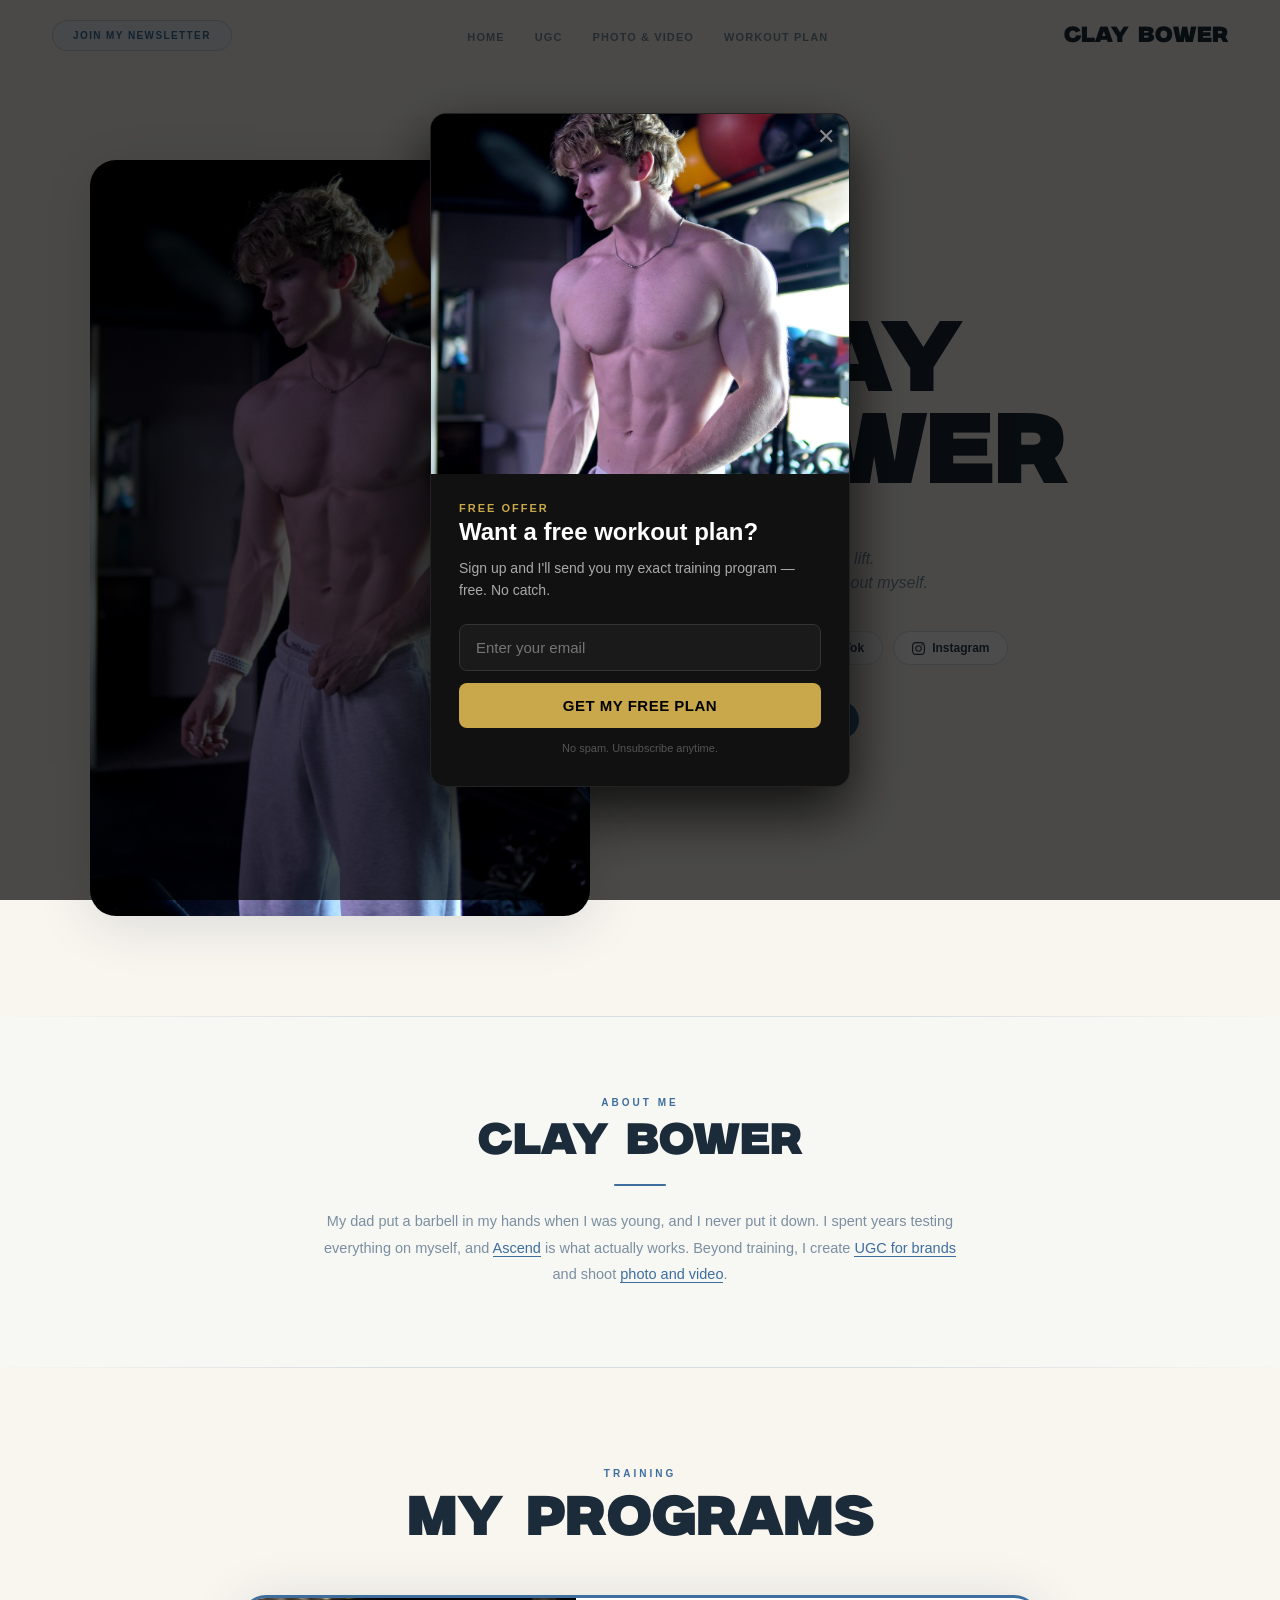
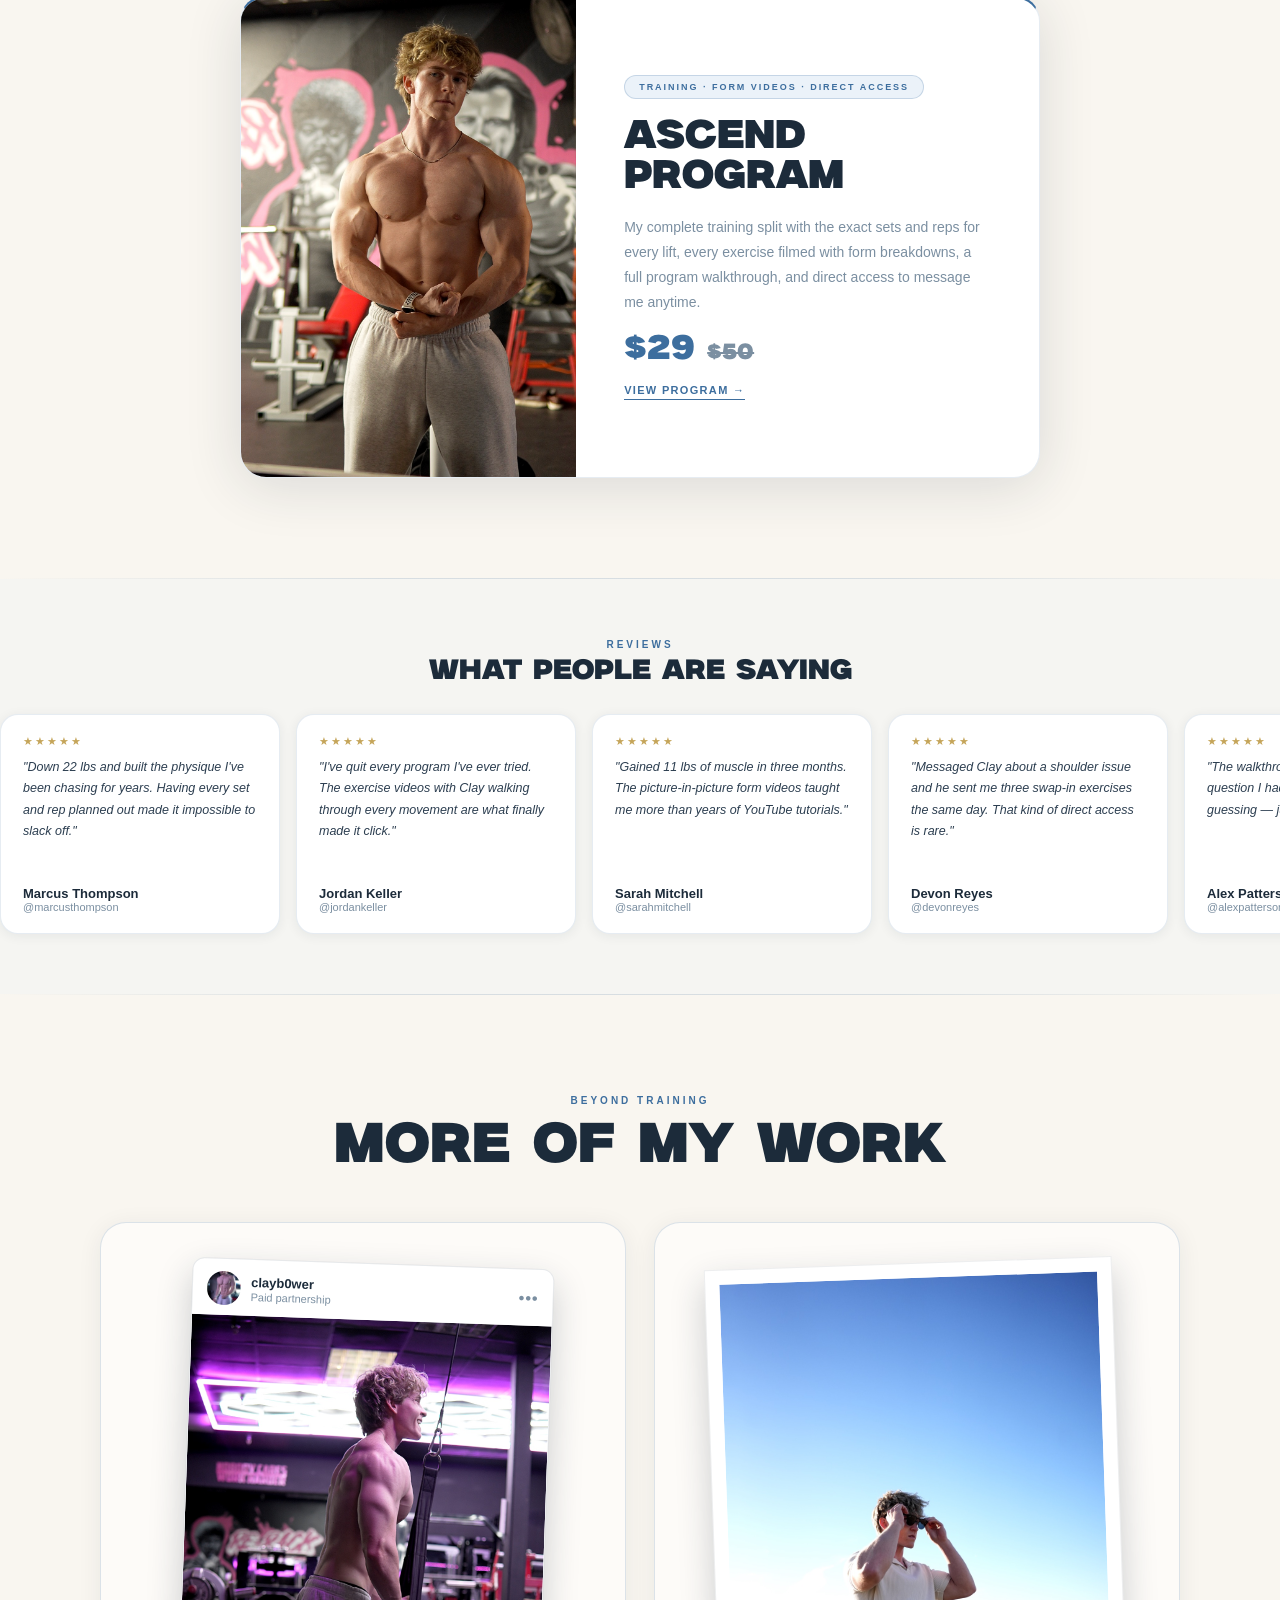
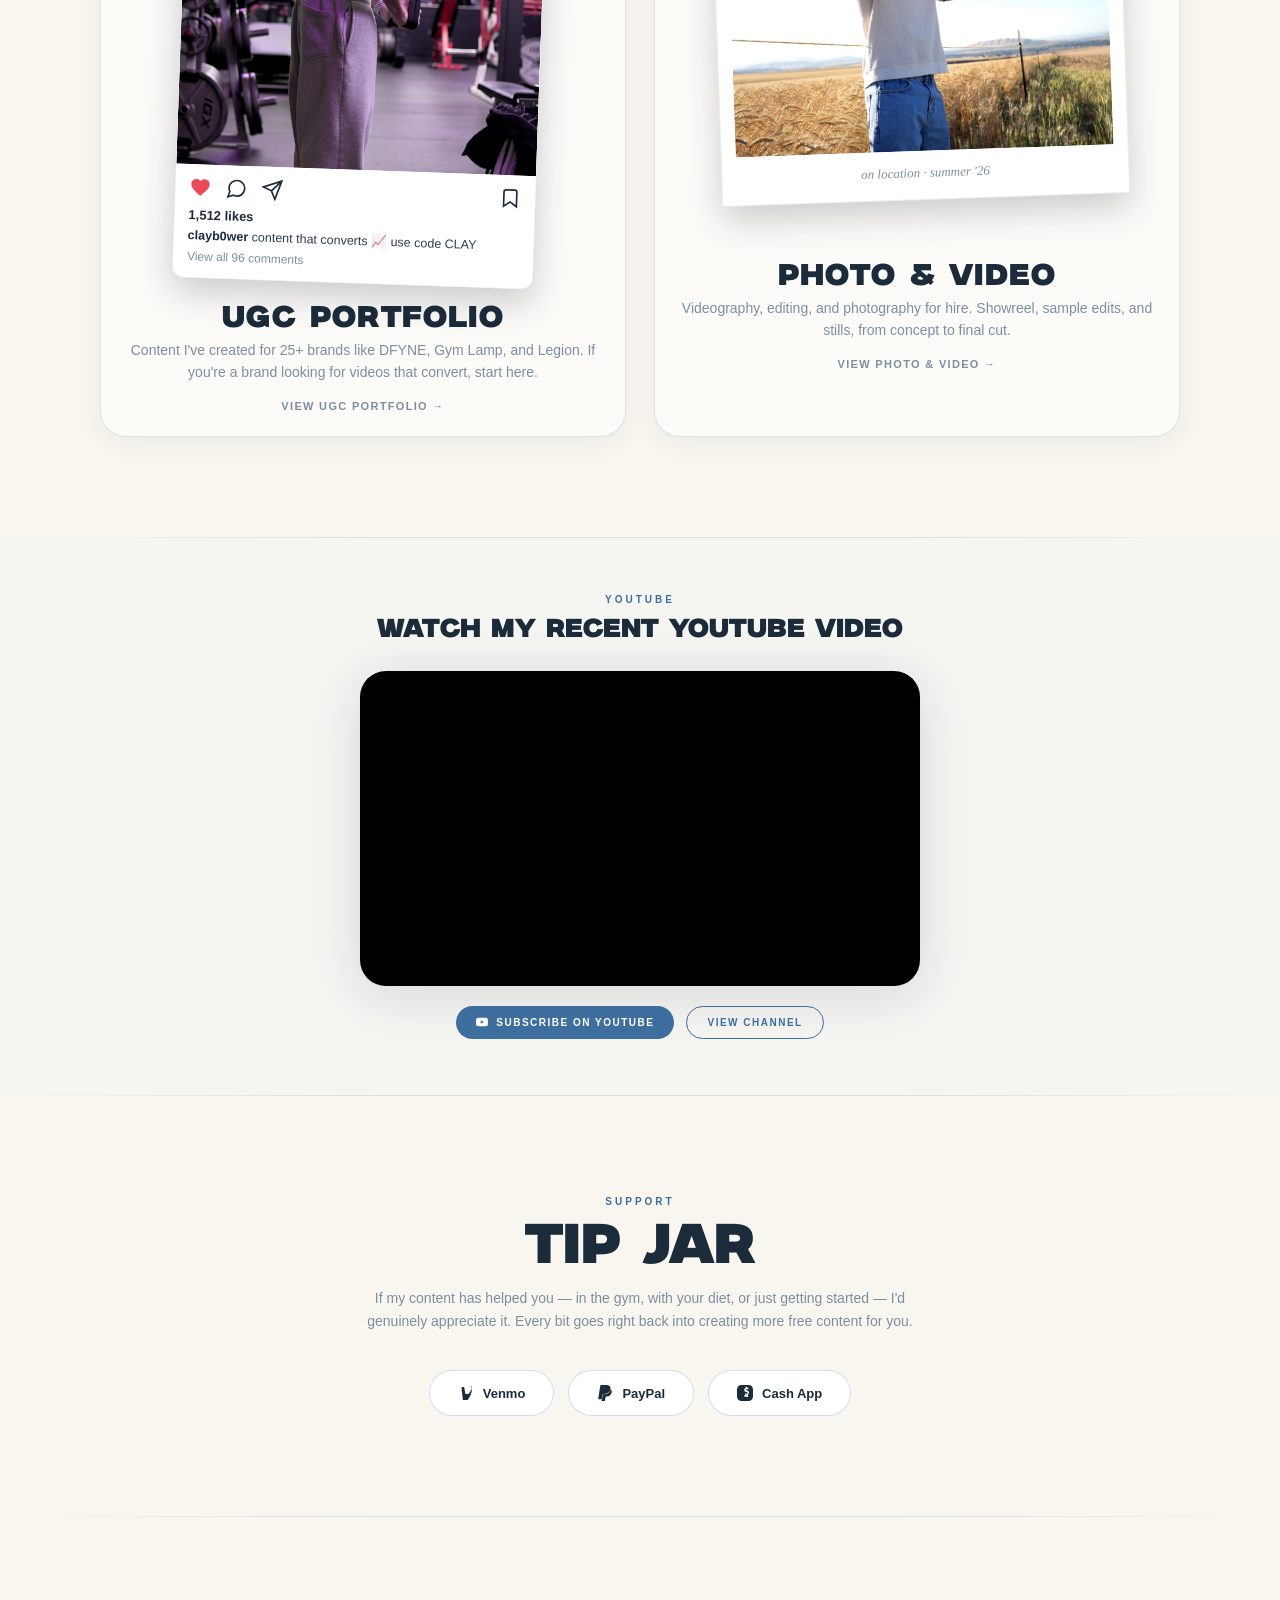
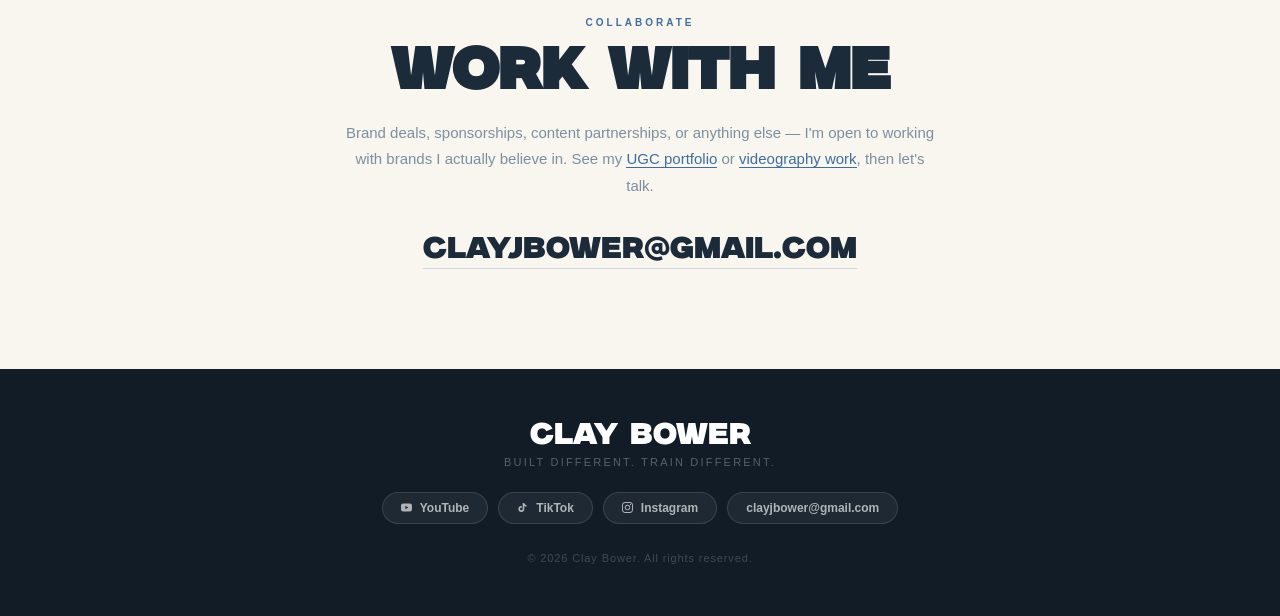
<file: index.html>
<!DOCTYPE html>
<html lang="en">
<head>
  <!-- Google tag (gtag.js) -->
  <script async src="https://www.googletagmanager.com/gtag/js?id=G-HXP9KEQV2J"></script>
  <script>
    window.dataLayer = window.dataLayer || [];
    function gtag(){dataLayer.push(arguments);}
    gtag('js', new Date());
    gtag('config', 'G-HXP9KEQV2J');
  </script>
  <meta charset="UTF-8" />
  <meta name="viewport" content="width=device-width, initial-scale=1.0" />
  <title>Clay Bower</title>
  <link rel="stylesheet" href="css/home.css?v=5" />
  <!-- Umami Analytics — tracks visitors for the Mission Control dashboard -->
  <script defer src="https://cloud.umami.is/script.js" data-website-id="47e87197-86d9-484c-b3bd-1bc6d7f58949"></script>
</head>
<body>

<!-- ══ NEWSLETTER MODAL ══ -->
<div class="modal-overlay" id="newsletter-modal">
  <div class="modal">
    <span class="modal-close" id="modal-close">&times;</span>
    <h3>Join the List</h3>
    <p>Get training tips, program updates, and early access to everything I drop — straight to your inbox.</p>
    <form class="modal-form" id="newsletter-form">
      <input type="text" id="nl-name" placeholder="First name" required />
      <input type="email" id="nl-email" placeholder="Email address" required />
      <button type="submit" class="btn" id="nl-btn">Subscribe Free</button>
    </form>
  </div>
</div>

<!-- ══ NAV ══ -->
<nav id="nav">
  <button class="nav-newsletter" id="newsletter-btn">Join My Newsletter</button>
  <ul class="nav-links" id="nav-links">
    <li><a href="index.html">Home</a></li>
    <li><a href="ugc.html">UGC</a></li>
    <li><a href="work.html">Photo &amp; Video</a></li>
    <li><a href="ascend.html">Workout Plan</a></li>
  </ul>
  <a href="index.html" class="nav-logo">Clay Bower</a>
  <button class="nav-hamburger" id="nav-hamburger" aria-label="Menu">
    <span></span><span></span><span></span>
  </button>
</nav>

<!-- ══ HERO ══ -->
<section id="hero">
  <div class="hero-grid">

    <div class="hero-photo-wrap" id="hero-photo-wrap">
      <div class="hero-photo" id="hero-photo">
        <img src="images/clay-portrait.jpeg" alt="Clay Bower" />
      </div>
    </div>

    <div class="hero-text">
      <h1 class="hero-name">Clay<br>Bower</h1>
      <div class="hero-divider"></div>
      <p class="hero-tagline"><em>My dad taught me how to lift.<br>Everything else, I figured out myself.</em></p>
      <div class="hero-socials">
        <a href="https://youtube.com/@clayjbower" class="social-pill" target="_blank" rel="noopener">
          <svg width="13" height="13" fill="currentColor" viewBox="0 0 24 24"><path d="M23.498 6.186a3.016 3.016 0 0 0-2.122-2.136C19.505 3.545 12 3.545 12 3.545s-7.505 0-9.377.505A3.017 3.017 0 0 0 .502 6.186C0 8.07 0 12 0 12s0 3.93.502 5.814a3.016 3.016 0 0 0 2.122 2.136c1.871.505 9.376.505 9.376.505s7.505 0 9.377-.505a3.015 3.015 0 0 0 2.122-2.136C24 15.93 24 12 24 12s0-3.93-.502-5.814zM9.545 15.568V8.432L15.818 12l-6.273 3.568z"/></svg>
          YouTube
        </a>
        <a href="https://tiktok.com/@clayjbower" class="social-pill" target="_blank" rel="noopener">
          <svg width="13" height="13" fill="currentColor" viewBox="0 0 24 24"><path d="M19.59 6.69a4.83 4.83 0 0 1-3.77-4.25V2h-3.45v13.67a2.89 2.89 0 0 1-2.88 2.5 2.89 2.89 0 0 1-2.89-2.89 2.89 2.89 0 0 1 2.89-2.89c.28 0 .54.04.79.1V9.01a6.32 6.32 0 0 0-.79-.05 6.34 6.34 0 0 0-6.34 6.34 6.34 6.34 0 0 0 6.34 6.34 6.34 6.34 0 0 0 6.33-6.34V8.69a8.18 8.18 0 0 0 4.78 1.52V6.78a4.85 4.85 0 0 1-1.01-.09z"/></svg>
          TikTok
        </a>
        <a href="https://instagram.com/clayb0wer" class="social-pill" target="_blank" rel="noopener">
          <svg width="13" height="13" fill="currentColor" viewBox="0 0 24 24"><path d="M12 2.163c3.204 0 3.584.012 4.85.07 3.252.148 4.771 1.691 4.919 4.919.058 1.265.069 1.645.069 4.849 0 3.205-.012 3.584-.069 4.849-.149 3.225-1.664 4.771-4.919 4.919-1.266.058-1.644.07-4.85.07-3.204 0-3.584-.012-4.849-.07-3.26-.149-4.771-1.699-4.919-4.92-.058-1.265-.07-1.644-.07-4.849 0-3.204.013-3.583.07-4.849.149-3.227 1.664-4.771 4.919-4.919 1.266-.057 1.645-.069 4.849-.069zm0-2.163c-3.259 0-3.667.014-4.947.072-4.358.2-6.78 2.618-6.98 6.98-.059 1.281-.073 1.689-.073 4.948 0 3.259.014 3.668.072 4.948.2 4.358 2.618 6.78 6.98 6.98 1.281.058 1.689.072 4.948.072 3.259 0 3.668-.014 4.948-.072 4.354-.2 6.782-2.618 6.979-6.98.059-1.28.073-1.689.073-4.948 0-3.259-.014-3.667-.072-4.947-.196-4.354-2.617-6.78-6.979-6.98-1.281-.059-1.69-.073-4.949-.073zm0 5.838c-3.403 0-6.162 2.759-6.162 6.162s2.759 6.163 6.162 6.163 6.162-2.759 6.162-6.163c0-3.403-2.759-6.162-6.162-6.162zm0 10.162c-2.209 0-4-1.791-4-4 0-2.209 1.791-4 4-4s4 1.791 4 4c0 2.21-1.791 4-4 4zm6.406-11.845c-.796 0-1.441.645-1.441 1.44s.645 1.44 1.441 1.44c.795 0 1.439-.645 1.439-1.44s-.644-1.44-1.439-1.44z"/></svg>
          Instagram
        </a>
      </div>
      <a href="ascend.html" class="btn">View My Program</a>
    </div>

  </div>
</section>

<!-- ══ ABOUT ══ -->
<hr class="section-divider" />
<section id="about">
  <div class="about-inner" style="grid-template-columns: 1fr; max-width: 640px; text-align: center;">
    <div>
      <p class="eyebrow">About Me</p>
      <h2 class="section-title">Clay Bower</h2>
      <div class="hero-divider" style="margin: 20px auto 22px;"></div>
      <p class="about-body">
        My dad put a barbell in my hands when I was young, and I never put it down. I spent years testing everything on myself, and <a href="ascend.html" style="color:var(--blue);border-bottom:1px solid var(--blue);">Ascend</a> is what actually works. Beyond training, I create <a href="ugc.html" style="color:var(--blue);border-bottom:1px solid var(--blue);">UGC for brands</a> and shoot <a href="work.html" style="color:var(--blue);border-bottom:1px solid var(--blue);">photo and video</a>.
      </p>
    </div>
  </div>
</section>

<hr class="section-divider" />
<!-- ══ PROGRAMS ══ -->
<section id="programs">
  <div class="section-header">
    <p class="eyebrow">Training</p>
    <h2 class="section-title">My Programs</h2>
  </div>

  <a href="ascend.html" class="program-card" id="program-card">
    <div class="program-card-img">
      <img src="images/clay-program.jpeg" alt="Ascend Program" />
    </div>
    <div class="program-card-body">
      <span class="program-badge">Training · Form Videos · Direct Access</span>
      <div class="program-name">Ascend<br>Program</div>
      <p class="program-desc">My complete training split with the exact sets and reps for every lift, every exercise filmed with form breakdowns, a full program walkthrough, and direct access to message me anytime.</p>
      <div class="program-pricing">
        <span class="program-price-new">$29</span>
        <span class="program-price-old">$50</span>
      </div>
      <span class="program-cta-link">View Program →</span>
    </div>
  </a>
</section>

<hr class="section-divider" />
<!-- ══ TESTIMONIALS ══ -->
<section id="testimonials">
  <div class="testimonials-header">
    <p class="eyebrow">Reviews</p>
    <h2 class="section-title">What People Are Saying</h2>
  </div>

  <div class="testi-track">
    <div class="testi-card">
      <div class="testi-stars">★★★★★</div>
      <p class="testi-text">"Down 22 lbs and built the physique I've been chasing for years. Having every set and rep planned out made it impossible to slack off."</p>
      <div class="testi-author">
        <div>
          <div class="testi-name">Marcus Thompson</div>
          <div class="testi-handle">@marcusthompson</div>
        </div>
      </div>
    </div>
    <div class="testi-card">
      <div class="testi-stars">★★★★★</div>
      <p class="testi-text">"I've quit every program I've ever tried. The exercise videos with Clay walking through every movement are what finally made it click."</p>
      <div class="testi-author">
        <div>
          <div class="testi-name">Jordan Keller</div>
          <div class="testi-handle">@jordankeller</div>
        </div>
      </div>
    </div>
    <div class="testi-card">
      <div class="testi-stars">★★★★★</div>
      <p class="testi-text">"Gained 11 lbs of muscle in three months. The picture-in-picture form videos taught me more than years of YouTube tutorials."</p>
      <div class="testi-author">
        <div>
          <div class="testi-name">Sarah Mitchell</div>
          <div class="testi-handle">@sarahmitchell</div>
        </div>
      </div>
    </div>
    <div class="testi-card">
      <div class="testi-stars">★★★★★</div>
      <p class="testi-text">"Messaged Clay about a shoulder issue and he sent me three swap-in exercises the same day. That kind of direct access is rare."</p>
      <div class="testi-author">
        <div>
          <div class="testi-name">Devon Reyes</div>
          <div class="testi-handle">@devonreyes</div>
        </div>
      </div>
    </div>
    <div class="testi-card">
      <div class="testi-stars">★★★★★</div>
      <p class="testi-text">"The walkthrough video answered every question I had before I even started. No guessing — just execute the plan."</p>
      <div class="testi-author">
        <div>
          <div class="testi-name">Alex Patterson</div>
          <div class="testi-handle">@alexpatterson</div>
        </div>
      </div>
    </div>
    <div class="testi-card">
      <div class="testi-stars">★★★★★</div>
      <p class="testi-text">"Best money I've spent on fitness. The split is dialed in and the form videos make it bulletproof. My lifts went up every week."</p>
      <div class="testi-author">
        <div>
          <div class="testi-name">Brittany Walsh</div>
          <div class="testi-handle">@brittanywalsh</div>
        </div>
      </div>
    </div>
    <div class="testi-card">
      <div class="testi-stars">★★★★★</div>
      <p class="testi-text">"Followed it for 8 weeks and my friends wouldn't stop asking what changed. The structure is what made the difference."</p>
      <div class="testi-author">
        <div>
          <div class="testi-name">Tyler Sanders</div>
          <div class="testi-handle">@tylersanders</div>
        </div>
      </div>
    </div>
    <div class="testi-card">
      <div class="testi-stars">★★★★★</div>
      <p class="testi-text">"Clear, simple, effective. Knowing exactly what sets and reps to hit each session removed every excuse I used to make."</p>
      <div class="testi-author">
        <div>
          <div class="testi-name">Nate Hollis</div>
          <div class="testi-handle">@natehollis</div>
        </div>
      </div>
    </div>
    <!-- Duplicate for seamless loop -->
    <div class="testi-card">
      <div class="testi-stars">★★★★★</div>
      <p class="testi-text">"Down 22 lbs and built the physique I've been chasing for years. Having every set and rep planned out made it impossible to slack off."</p>
      <div class="testi-author">
        <div>
          <div class="testi-name">Marcus Thompson</div>
          <div class="testi-handle">@marcusthompson</div>
        </div>
      </div>
    </div>
    <div class="testi-card">
      <div class="testi-stars">★★★★★</div>
      <p class="testi-text">"I've quit every program I've ever tried. The exercise videos with Clay walking through every movement are what finally made it click."</p>
      <div class="testi-author">
        <div>
          <div class="testi-name">Jordan Keller</div>
          <div class="testi-handle">@jordankeller</div>
        </div>
      </div>
    </div>
    <div class="testi-card">
      <div class="testi-stars">★★★★★</div>
      <p class="testi-text">"Gained 11 lbs of muscle in three months. The picture-in-picture form videos taught me more than years of YouTube tutorials."</p>
      <div class="testi-author">
        <div>
          <div class="testi-name">Sarah Mitchell</div>
          <div class="testi-handle">@sarahmitchell</div>
        </div>
      </div>
    </div>
    <div class="testi-card">
      <div class="testi-stars">★★★★★</div>
      <p class="testi-text">"Messaged Clay about a shoulder issue and he sent me three swap-in exercises the same day. That kind of direct access is rare."</p>
      <div class="testi-author">
        <div>
          <div class="testi-name">Devon Reyes</div>
          <div class="testi-handle">@devonreyes</div>
        </div>
      </div>
    </div>
    <div class="testi-card">
      <div class="testi-stars">★★★★★</div>
      <p class="testi-text">"The walkthrough video answered every question I had before I even started. No guessing — just execute the plan."</p>
      <div class="testi-author">
        <div>
          <div class="testi-name">Alex Patterson</div>
          <div class="testi-handle">@alexpatterson</div>
        </div>
      </div>
    </div>
    <div class="testi-card">
      <div class="testi-stars">★★★★★</div>
      <p class="testi-text">"Best money I've spent on fitness. The split is dialed in and the form videos make it bulletproof. My lifts went up every week."</p>
      <div class="testi-author">
        <div>
          <div class="testi-name">Brittany Walsh</div>
          <div class="testi-handle">@brittanywalsh</div>
        </div>
      </div>
    </div>
    <div class="testi-card">
      <div class="testi-stars">★★★★★</div>
      <p class="testi-text">"Followed it for 8 weeks and my friends wouldn't stop asking what changed. The structure is what made the difference."</p>
      <div class="testi-author">
        <div>
          <div class="testi-name">Tyler Sanders</div>
          <div class="testi-handle">@tylersanders</div>
        </div>
      </div>
    </div>
    <div class="testi-card">
      <div class="testi-stars">★★★★★</div>
      <p class="testi-text">"Clear, simple, effective. Knowing exactly what sets and reps to hit each session removed every excuse I used to make."</p>
      <div class="testi-author">
        <div>
          <div class="testi-name">Nate Hollis</div>
          <div class="testi-handle">@natehollis</div>
        </div>
      </div>
    </div>
  </div>
</section>

<hr class="section-divider" />
<!-- ══ MORE OF MY WORK (side pages) ══ -->
<section id="codes">
  <div class="section-header">
    <p class="eyebrow">Beyond Training</p>
    <h2 class="section-title">More Of My Work</h2>
  </div>

  <div class="codes-grid" style="max-width: 1080px; gap: 28px; align-items: stretch;">
    <a href="ugc.html" class="code-card" style="display: flex; flex-direction: column;">
      <!-- Fake Instagram post (contained mini card) -->
      <div class="ig-post-wrap">
      <div class="ig-post">
      <div class="ig-head">
        <img class="ig-avatar" src="images/clay-portrait.jpeg" alt="Clay Bower" />
        <div>
          <div class="ig-user">clayb0wer</div>
          <div class="ig-loc">Paid partnership</div>
        </div>
        <span class="ig-dots">•••</span>
      </div>
      <div class="ig-img">
        <img src="images/still-02.jpg" alt="UGC content for brands" style="object-position: 50% 18%;" />
      </div>
      <div class="ig-actions">
        <svg viewBox="0 0 24 24" fill="#ED4956"><path d="M12 21.35l-1.45-1.32C5.4 15.36 2 12.28 2 8.5 2 5.42 4.42 3 7.5 3c1.74 0 3.41.81 4.5 2.09C13.09 3.81 14.76 3 16.5 3 19.58 3 22 5.42 22 8.5c0 3.78-3.4 6.86-8.55 11.54L12 21.35z"/></svg>
        <svg viewBox="0 0 24 24" fill="none" stroke="#1C2B3A" stroke-width="1.8"><path d="M21 11.5a8.38 8.38 0 0 1-.9 3.8 8.5 8.5 0 0 1-7.6 4.7 8.38 8.38 0 0 1-3.8-.9L3 21l1.9-5.7a8.38 8.38 0 0 1-.9-3.8 8.5 8.5 0 0 1 4.7-7.6 8.38 8.38 0 0 1 3.8-.9h.5a8.48 8.48 0 0 1 8 8v.5z"/></svg>
        <svg viewBox="0 0 24 24" fill="none" stroke="#1C2B3A" stroke-width="1.8"><path d="M22 2L11 13M22 2l-7 20-4-9-9-4 20-7z"/></svg>
        <svg class="ig-bookmark" viewBox="0 0 24 24" fill="none" stroke="#1C2B3A" stroke-width="1.8"><path d="M19 21l-7-5-7 5V5a2 2 0 0 1 2-2h10a2 2 0 0 1 2 2v16z"/></svg>
      </div>
      <div class="ig-likes">1,512 likes</div>
      <div class="ig-caption"><strong>clayb0wer</strong> content that converts 📈 use code CLAY</div>
      <div class="ig-comments">View all 96 comments</div>
      </div>
      </div>
      <div class="code-card-body" style="margin: auto 0;">
        <div class="code-brand" style="font-size: 30px;">UGC Portfolio</div>
        <p class="code-desc" style="font-size: 14px;">Content I've created for 25+ brands like DFYNE, Gym Lamp, and Legion. If you're a brand looking for videos that convert, start here.</p>
        <span class="code-shop-link">View UGC Portfolio →</span>
      </div>
    </a>

    <a href="work.html" class="code-card" style="display: flex; flex-direction: column;">
      <div class="photo-print-wrap">
        <div class="photo-print">
          <div class="photo-print-img">
            <img src="images/still-12.jpg" alt="Photography and video editing" style="object-position: 50% 30%;" />
          </div>
          <div class="photo-print-caption">on location · summer '26</div>
        </div>
      </div>
      <div class="code-card-body" style="margin: auto 0;">
        <div class="code-brand" style="font-size: 30px;">Photo &amp; Video</div>
        <p class="code-desc" style="font-size: 14px;">Videography, editing, and photography for hire. Showreel, sample edits, and stills, from concept to final cut.</p>
        <span class="code-shop-link">View Photo &amp; Video →</span>
      </div>
    </a>
  </div>
</section>

<hr class="section-divider" />
<!-- ══ YOUTUBE ══ -->
<section id="watch">
  <div class="section-header">
    <p class="eyebrow">YouTube</p>
    <h2 class="section-title">Watch My Recent YouTube Video</h2>
  </div>

  <div class="video-wrap">
    <iframe
      src="https://www.youtube.com/embed/DhoIieo6TM8?start=31&autoplay=1&mute=1&rel=0&modestbranding=1"
      allow="accelerometer; autoplay; clipboard-write; encrypted-media; gyroscope; picture-in-picture"
      allowfullscreen>
    </iframe>
  </div>

  <div class="video-actions">
    <a href="https://youtube.com/@clayjbower" class="btn" target="_blank" rel="noopener">
      <svg width="12" height="12" fill="currentColor" viewBox="0 0 24 24"><path d="M23.498 6.186a3.016 3.016 0 0 0-2.122-2.136C19.505 3.545 12 3.545 12 3.545s-7.505 0-9.377.505A3.017 3.017 0 0 0 .502 6.186C0 8.07 0 12 0 12s0 3.93.502 5.814a3.016 3.016 0 0 0 2.122 2.136c1.871.505 9.376.505 9.376.505s7.505 0 9.377-.505a3.015 3.015 0 0 0 2.122-2.136C24 15.93 24 12 24 12s0-3.93-.502-5.814zM9.545 15.568V8.432L15.818 12l-6.273 3.568z"/></svg>
      Subscribe on YouTube
    </a>
    <a href="https://youtube.com/@clayjbower" class="btn btn-outline" target="_blank" rel="noopener">View Channel</a>
  </div>
</section>

<hr class="section-divider" />
<!-- ══ TIP JAR ══ -->
<section id="tip-jar">
  <div class="tip-jar-inner">
    <p class="eyebrow">Support</p>
    <h2 class="section-title">Tip Jar</h2>
    <p class="tip-jar-sub">If my content has helped you — in the gym, with your diet, or just getting started — I'd genuinely appreciate it. Every bit goes right back into creating more free content for you.</p>
    <div class="tip-buttons">
      <a href="https://venmo.com/claybower" class="tip-btn" target="_blank" rel="noopener">
        <svg width="16" height="16" fill="currentColor" viewBox="0 0 24 24"><path d="M19.79 1.604c.42.703.604 1.427.604 2.34 0 2.913-2.487 6.705-4.508 9.37H11.16L9.196 2.98l-4.1.394L7.33 22.396h7.107c3.16-4.02 6.295-10.262 6.295-14.49 0-2.47-.7-4.13-1.9-5.422z"/></svg>
        Venmo
      </a>
      <a href="https://paypal.me/claybower" class="tip-btn" target="_blank" rel="noopener">
        <svg width="16" height="16" fill="currentColor" viewBox="0 0 24 24"><path d="M7.076 21.337H2.47a.641.641 0 0 1-.633-.74L4.944.901C5.026.382 5.474 0 5.998 0h7.46c2.57 0 4.578.543 5.69 1.81 1.01 1.15 1.304 2.42 1.012 4.287-.023.143-.047.288-.077.437-.983 5.05-4.349 6.797-8.647 6.797h-2.19c-.524 0-.968.382-1.05.9l-1.12 7.106zm14.146-14.42a3.35 3.35 0 0 0-.607-.541c-.013.076-.026.175-.041.254-.93 4.778-4.005 7.201-9.138 7.201h-2.19a.563.563 0 0 0-.556.479l-1.187 7.527h-.506l-.24 1.516a.56.56 0 0 0 .554.647h3.882c.46 0 .85-.334.922-.788.06-.26.76-4.852.816-5.09a.932.932 0 0 1 .923-.788h.58c3.76 0 6.705-1.528 7.565-5.946.36-1.847.174-3.388-.777-4.471z"/></svg>
        PayPal
      </a>
      <a href="https://cash.app/$yuebenjek6" class="tip-btn" target="_blank" rel="noopener">
        <svg width="16" height="16" fill="currentColor" viewBox="0 0 24 24"><path d="M23.59 3.02C22.03 1.18 19.76 0 17.22 0H6.78C3.04 0 0 3.04 0 6.78v10.44C0 20.96 3.04 24 6.78 24h10.44c3.74 0 6.78-3.04 6.78-6.78V6.78c0-1.4-.43-2.7-1.41-3.76zm-6.57 13.3l-.42 1.54c-.04.17-.2.28-.38.26-.88-.09-1.74-.42-2.5-.92-.7.28-1.44.44-2.22.46-.2 0-.37-.14-.4-.34l-.23-1.42c-.04-.22.13-.42.35-.42h.08c.54-.02 1.07-.12 1.56-.3-.42-.44-.78-.94-1.06-1.5-.08-.16-.02-.35.13-.44l1.3-.74c.16-.09.36-.04.46.12.33.54.74.98 1.2 1.3.56-.4.9-1.04.9-1.74 0-.5-.2-.92-.64-1.12-.66-.3-1.82-.38-2.72-.86-1.04-.54-1.5-1.48-1.5-2.58 0-1.56.92-2.86 2.3-3.44l.2-1.42c.04-.2.22-.34.42-.32l1.44.18c.2.02.34.22.3.42l-.18 1.2c.7.16 1.36.46 1.94.9.14.1.16.3.06.44l-.9 1.14c-.12.14-.32.16-.46.04-.44-.34-.96-.56-1.5-.62-.6-.06-1.16.26-1.16.86 0 .44.22.74.62.92.52.22 1.2.32 1.9.56 1.54.52 2.1 1.56 2.1 2.92 0 1.4-.68 2.62-1.76 3.36l.18 1.16c.04.2-.1.4-.3.42l-1.44.2c-.2.02-.38-.1-.42-.3z"/></svg>
        Cash App
      </a>
    </div>
  </div>
</section>

<hr class="section-divider" />
<!-- ══ WORK WITH ME ══ -->
<section id="work-with-me">
  <div class="work-inner">
    <p class="work-eyebrow">Collaborate</p>
    <h2 class="work-title">Work With Me</h2>
    <p class="work-sub">Brand deals, sponsorships, content partnerships, or anything else — I'm open to working with brands I actually believe in. See my <a href="ugc.html" style="color:var(--blue);border-bottom:1px solid var(--blue);">UGC portfolio</a> or <a href="work.html" style="color:var(--blue);border-bottom:1px solid var(--blue);">videography work</a>, then let's talk.</p>
    <a href="mailto:clayjbower@gmail.com" class="work-email">clayjbower@gmail.com</a>
  </div>
</section>

<!-- ══ FOOTER ══ -->
<footer>
  <div class="footer-name">Clay Bower</div>
  <p class="footer-tagline">Built Different. Train Different.</p>
  <div class="footer-socials">
    <a href="https://youtube.com/@clayjbower" class="footer-social-pill" target="_blank" rel="noopener">
      <svg width="11" height="11" fill="currentColor" viewBox="0 0 24 24"><path d="M23.498 6.186a3.016 3.016 0 0 0-2.122-2.136C19.505 3.545 12 3.545 12 3.545s-7.505 0-9.377.505A3.017 3.017 0 0 0 .502 6.186C0 8.07 0 12 0 12s0 3.93.502 5.814a3.016 3.016 0 0 0 2.122 2.136c1.871.505 9.376.505 9.376.505s7.505 0 9.377-.505a3.015 3.015 0 0 0 2.122-2.136C24 15.93 24 12 24 12s0-3.93-.502-5.814zM9.545 15.568V8.432L15.818 12l-6.273 3.568z"/></svg>
      YouTube
    </a>
    <a href="https://tiktok.com/@clayjbower" class="footer-social-pill" target="_blank" rel="noopener">
      <svg width="11" height="11" fill="currentColor" viewBox="0 0 24 24"><path d="M19.59 6.69a4.83 4.83 0 0 1-3.77-4.25V2h-3.45v13.67a2.89 2.89 0 0 1-2.88 2.5 2.89 2.89 0 0 1-2.89-2.89 2.89 2.89 0 0 1 2.89-2.89c.28 0 .54.04.79.1V9.01a6.32 6.32 0 0 0-.79-.05 6.34 6.34 0 0 0-6.34 6.34 6.34 6.34 0 0 0 6.34 6.34 6.34 6.34 0 0 0 6.33-6.34V8.69a8.18 8.18 0 0 0 4.78 1.52V6.78a4.85 4.85 0 0 1-1.01-.09z"/></svg>
      TikTok
    </a>
    <a href="https://instagram.com/clayb0wer" class="footer-social-pill" target="_blank" rel="noopener">
      <svg width="11" height="11" fill="currentColor" viewBox="0 0 24 24"><path d="M12 2.163c3.204 0 3.584.012 4.85.07 3.252.148 4.771 1.691 4.919 4.919.058 1.265.069 1.645.069 4.849 0 3.205-.012 3.584-.069 4.849-.149 3.225-1.664 4.771-4.919 4.919-1.266.058-1.644.07-4.85.07-3.204 0-3.584-.012-4.849-.07-3.26-.149-4.771-1.699-4.919-4.92-.058-1.265-.07-1.644-.07-4.849 0-3.204.013-3.583.07-4.849.149-3.227 1.664-4.771 4.919-4.919 1.266-.057 1.645-.069 4.849-.069zm0-2.163c-3.259 0-3.667.014-4.947.072-4.358.2-6.78 2.618-6.98 6.98-.059 1.281-.073 1.689-.073 4.948 0 3.259.014 3.668.072 4.948.2 4.358 2.618 6.78 6.98 6.98 1.281.058 1.689.072 4.948.072 3.259 0 3.668-.014 4.948-.072 4.354-.2 6.782-2.618 6.979-6.98.059-1.28.073-1.689.073-4.948 0-3.259-.014-3.667-.072-4.947-.196-4.354-2.617-6.78-6.979-6.98-1.281-.059-1.69-.073-4.949-.073zm0 5.838c-3.403 0-6.162 2.759-6.162 6.162s2.759 6.163 6.162 6.163 6.162-2.759 6.162-6.163c0-3.403-2.759-6.162-6.162-6.162zm0 10.162c-2.209 0-4-1.791-4-4 0-2.209 1.791-4 4-4s4 1.791 4 4c0 2.21-1.791 4-4 4zm6.406-11.845c-.796 0-1.441.645-1.441 1.44s.645 1.44 1.441 1.44c.795 0 1.439-.645 1.439-1.44s-.644-1.44-1.439-1.44z"/></svg>
      Instagram
    </a>
    <a href="mailto:clayjbower@gmail.com" class="footer-social-pill">clayjbower@gmail.com</a>
  </div>
  <p class="footer-copy">&copy; 2026 Clay Bower. All rights reserved.</p>
</footer>

<!-- Klaviyo tracking -->
<script async type='text/javascript' src='https://static.klaviyo.com/onsite/js/klaviyo.js?company_id=WL29v8'></script>

<script>
  /* ── Nav scroll ── */
  const nav = document.getElementById('nav')
  window.addEventListener('scroll', () => {
    nav.classList.toggle('scrolled', window.scrollY > 50)
  }, { passive: true })

  /* ── Mobile hamburger ── */
  const hamburger = document.getElementById('nav-hamburger')
  const navLinks = document.getElementById('nav-links')
  if (hamburger) {
    hamburger.addEventListener('click', () => {
      nav.classList.toggle('nav-open')
    })
    navLinks.querySelectorAll('a').forEach(link => {
      link.addEventListener('click', () => {
        nav.classList.remove('nav-open')
      })
    })
  }

  /* ── Newsletter modal ── */
  const modal = document.getElementById('newsletter-modal')
  document.getElementById('newsletter-btn').addEventListener('click', () => {
    modal.classList.add('open')
  })
  document.getElementById('modal-close').addEventListener('click', () => {
    modal.classList.remove('open')
  })
  modal.addEventListener('click', e => {
    if (e.target === modal) modal.classList.remove('open')
  })

  /* ── Klaviyo newsletter subscribe ── */
  document.getElementById('newsletter-form').addEventListener('submit', async (e) => {
    e.preventDefault()
    const btn = document.getElementById('nl-btn')
    const name = document.getElementById('nl-name').value.trim()
    const email = document.getElementById('nl-email').value.trim()
    if (!email) return

    btn.textContent = 'Subscribing...'
    btn.disabled = true

    try {
      await fetch('https://a.klaviyo.com/client/subscriptions/?company_id=WL29v8', {
        method: 'POST',
        headers: {
          'Content-Type': 'application/json',
          'revision': '2024-02-15'
        },
        body: JSON.stringify({
          data: {
            type: 'subscription',
            attributes: {
              profile: {
                data: {
                  type: 'profile',
                  attributes: {
                    email: email,
                    first_name: name
                  }
                }
              },
              custom_source: 'Website Newsletter'
            },
            relationships: {
              list: {
                data: {
                  type: 'list',
                  id: 'WwNds2'
                }
              }
            }
          }
        })
      })
      btn.textContent = 'You\'re in!'
      btn.style.background = '#2a6e36'
      setTimeout(() => {
        modal.classList.remove('open')
        btn.textContent = 'Subscribe Free'
        btn.style.background = ''
        btn.disabled = false
        document.getElementById('nl-name').value = ''
        document.getElementById('nl-email').value = ''
      }, 2000)
    } catch (err) {
      btn.textContent = 'Try again'
      btn.style.background = '#c0392b'
      btn.disabled = false
      setTimeout(() => {
        btn.textContent = 'Subscribe Free'
        btn.style.background = ''
      }, 2000)
    }
  })

  /* ── Hero photo parallax (gentle translate, no tilt) ── */
  const heroPhoto = document.getElementById('hero-photo')
  if (heroPhoto) {
    document.addEventListener('mousemove', e => {
      const dx = (e.clientX / window.innerWidth - 0.5)
      const dy = (e.clientY / window.innerHeight - 0.5)
      heroPhoto.style.transform = `translate(${dx * 14}px, ${dy * 10}px)`
    }, { passive: true })
    document.addEventListener('mouseleave', () => {
      heroPhoto.style.transform = ''
    })
  }

  /* ── Program card 3D tilt ── */
  const card = document.getElementById('program-card')
  if (card) {
    card.addEventListener('mousemove', e => {
      const rect = card.getBoundingClientRect()
      const x = (e.clientX - rect.left) / rect.width - 0.5
      const y = (e.clientY - rect.top) / rect.height - 0.5
      card.style.transform = `perspective(900px) rotateY(${x * 8}deg) rotateX(${-y * 5}deg) scale(1.01)`
    })
    card.addEventListener('mouseleave', () => {
      card.style.transform = ''
    })
  }

  /* ── Copy code ── */
  function copyCode(btn) {
    const code = btn.dataset.code
    const hint = btn.querySelector('.code-copy-hint')
    navigator.clipboard.writeText(code).then(() => {
      btn.classList.add('copied')
      hint.textContent = 'Copied!'
      setTimeout(() => {
        btn.classList.remove('copied')
        hint.textContent = 'Tap to copy'
      }, 2200)
    })
  }
</script>

<!-- Klaviyo onsite tracking -->
<script async type="text/javascript" src="https://static.klaviyo.com/onsite/js/klaviyo.js?company_id=WL29v8"></script>

<!-- ── Free Plan Popup ── -->
<div id="cb-popup-overlay" style="display:none;position:fixed;inset:0;background:rgba(0,0,0,.7);z-index:9999;align-items:center;justify-content:center;padding:16px;">
  <div id="cb-popup" style="background:#111;border:1px solid #222;border-radius:16px;max-width:420px;width:100%;overflow:hidden;position:relative;box-shadow:0 24px 60px rgba(0,0,0,.8);animation:cbFadeIn .35s ease;">
    <!-- Close -->
    <button onclick="cbClosePopup()" style="position:absolute;top:12px;right:14px;background:none;border:none;color:#888;font-size:22px;cursor:pointer;line-height:1;z-index:2;">&#x2715;</button>

    <!-- Photo -->
    <div style="width:100%;height:360px;overflow:hidden;background:#000;">
      <img src="images/clay-portrait.jpeg" alt="Clay Bower" style="width:100%;height:100%;object-fit:cover;object-position:center 15%;">
    </div>

    <!-- Content -->
    <div style="padding:28px 28px 32px;">
      <p style="margin:0 0 4px;font-size:11px;letter-spacing:2px;color:#c8a84b;font-weight:700;text-transform:uppercase;">FREE OFFER</p>
      <h2 style="margin:0 0 10px;font-size:24px;font-weight:900;color:#fff;line-height:1.2;">Want a free workout plan?</h2>
      <p style="margin:0 0 22px;font-size:14px;color:#aaa;line-height:1.6;">Sign up and I'll send you my exact training program — free. No catch.</p>

      <form id="cb-popup-form" onsubmit="cbSubmitPopup(event)" style="display:flex;flex-direction:column;gap:12px;">
        <input id="cb-popup-email" type="email" placeholder="Enter your email" required
          style="padding:14px 16px;border-radius:8px;border:1px solid #333;background:#1a1a1a;color:#fff;font-size:15px;outline:none;width:100%;box-sizing:border-box;">
        <button type="submit"
          style="padding:14px;background:#c8a84b;color:#000;font-weight:800;font-size:15px;letter-spacing:.5px;border:none;border-radius:8px;cursor:pointer;text-transform:uppercase;">
          GET MY FREE PLAN
        </button>
      </form>
      <p id="cb-popup-success" style="display:none;margin:12px 0 0;text-align:center;color:#c8a84b;font-weight:600;">You're in! Check your inbox.</p>
      <p style="margin:14px 0 0;font-size:11px;color:#555;text-align:center;">No spam. Unsubscribe anytime.</p>
    </div>
  </div>
</div>

<style>
@keyframes cbFadeIn { from { opacity:0; transform:scale(.95); } to { opacity:1; transform:scale(1); } }
#cb-popup-overlay.cb-visible { display:flex !important; }
#cb-popup-email:focus { border-color:#c8a84b; }
/* Hide Klaviyo's FREE SHIPPING teaser bubble */
.kl-teaser-XQDiUk { display:none !important; }
</style>

<script>
// Kill Klaviyo teaser bubble the moment it's injected into the DOM
(function() {
  function hideKlaviyoTeaser() {
    document.querySelectorAll(
      '[class*="teaser"], [id*="teaser"], [class*="kl-teaser"], ' +
      '[data-testid*="teaser"], iframe[title*="Klaviyo"]'
    ).forEach(function(el) {
      // Only target Klaviyo elements (check parent or nearby Klaviyo markers)
      if (el.id && el.id.startsWith('klaviyo')) { el.style.display = 'none'; return; }
      if (el.closest && el.closest('[id^="klaviyo"]')) { el.style.display = 'none'; return; }
      if (el.className && /teaser/i.test(el.className)) { el.style.display = 'none'; }
    });
    // Also nuke by text content — the "FREE SHIPPING" bubble
    document.querySelectorAll('div, button, span').forEach(function(el) {
      if (el.children.length === 0 && /free.?shipping/i.test(el.textContent)) {
        var parent = el.parentElement;
        while (parent && parent !== document.body) {
          if (parent.style && (parent.style.position === 'fixed' || window.getComputedStyle(parent).position === 'fixed')) {
            parent.style.display = 'none';
            break;
          }
          parent = parent.parentElement;
        }
      }
    });
  }

  // Run immediately and on every DOM change
  hideKlaviyoTeaser();
  var obs = new MutationObserver(hideKlaviyoTeaser);
  obs.observe(document.documentElement, { childList: true, subtree: true });
})();

(function() {
  var shown = sessionStorage.getItem('cbPopupShown');
  if (shown) return;

  function cbShowPopup() {
    if (sessionStorage.getItem('cbPopupShown')) return;
    var overlay = document.getElementById('cb-popup-overlay');
    overlay.classList.add('cb-visible');
    sessionStorage.setItem('cbPopupShown', '1');
  }

  // Trigger after 20 seconds
  setTimeout(cbShowPopup, 20000);

  // Also trigger at 30% scroll
  window.addEventListener('scroll', function onScroll() {
    var scrolled = window.scrollY / (document.body.scrollHeight - window.innerHeight);
    if (scrolled >= 0.3) { cbShowPopup(); window.removeEventListener('scroll', onScroll); }
  }, { passive: true });

  window.cbClosePopup = function() {
    document.getElementById('cb-popup-overlay').classList.remove('cb-visible');
  };

  // Close on overlay click
  document.getElementById('cb-popup-overlay').addEventListener('click', function(e) {
    if (e.target === this) cbClosePopup();
  });

  window.cbSubmitPopup = function(e) {
    e.preventDefault();
    var email = document.getElementById('cb-popup-email').value;
    var btn = document.querySelector('#cb-popup-form button[type="submit"]');
    btn.textContent = 'Sending…';
    btn.disabled = true;

    // Subscribe to Klaviyo list via client-side API
    fetch('https://a.klaviyo.com/client/subscriptions/?company_id=WL29v8', {
      method: 'POST',
      headers: { 'content-type': 'application/json', 'revision': '2024-02-15' },
      body: JSON.stringify({
        data: {
          type: 'subscription',
          attributes: {
            profile: {
              data: {
                type: 'profile',
                attributes: {
                  email: email
                }
              }
            },
            custom_source: 'Website Popup'
          },
          relationships: {
            list: {
              data: {
                type: 'list',
                id: 'WwNds2'
              }
            }
          }
        }
      })
    })
    .then(function(response) {
      if (!response.ok && response.status !== 202) {
        throw new Error('Klaviyo API error: ' + response.status);
      }
      // Also identify in Klaviyo tracking
      var _learnq = window._learnq || [];
      _learnq.push(['identify', { '$email': email }]);
      document.getElementById('cb-popup-form').style.display = 'none';
      document.getElementById('cb-popup-success').style.display = 'block';
      setTimeout(cbClosePopup, 2500);
    })
    .catch(function(err) {
      console.error('Klaviyo subscribe error:', err);
      btn.textContent = 'Try again';
      btn.disabled = false;
    });
  };
})();
</script>

</body>
</html>
</file>
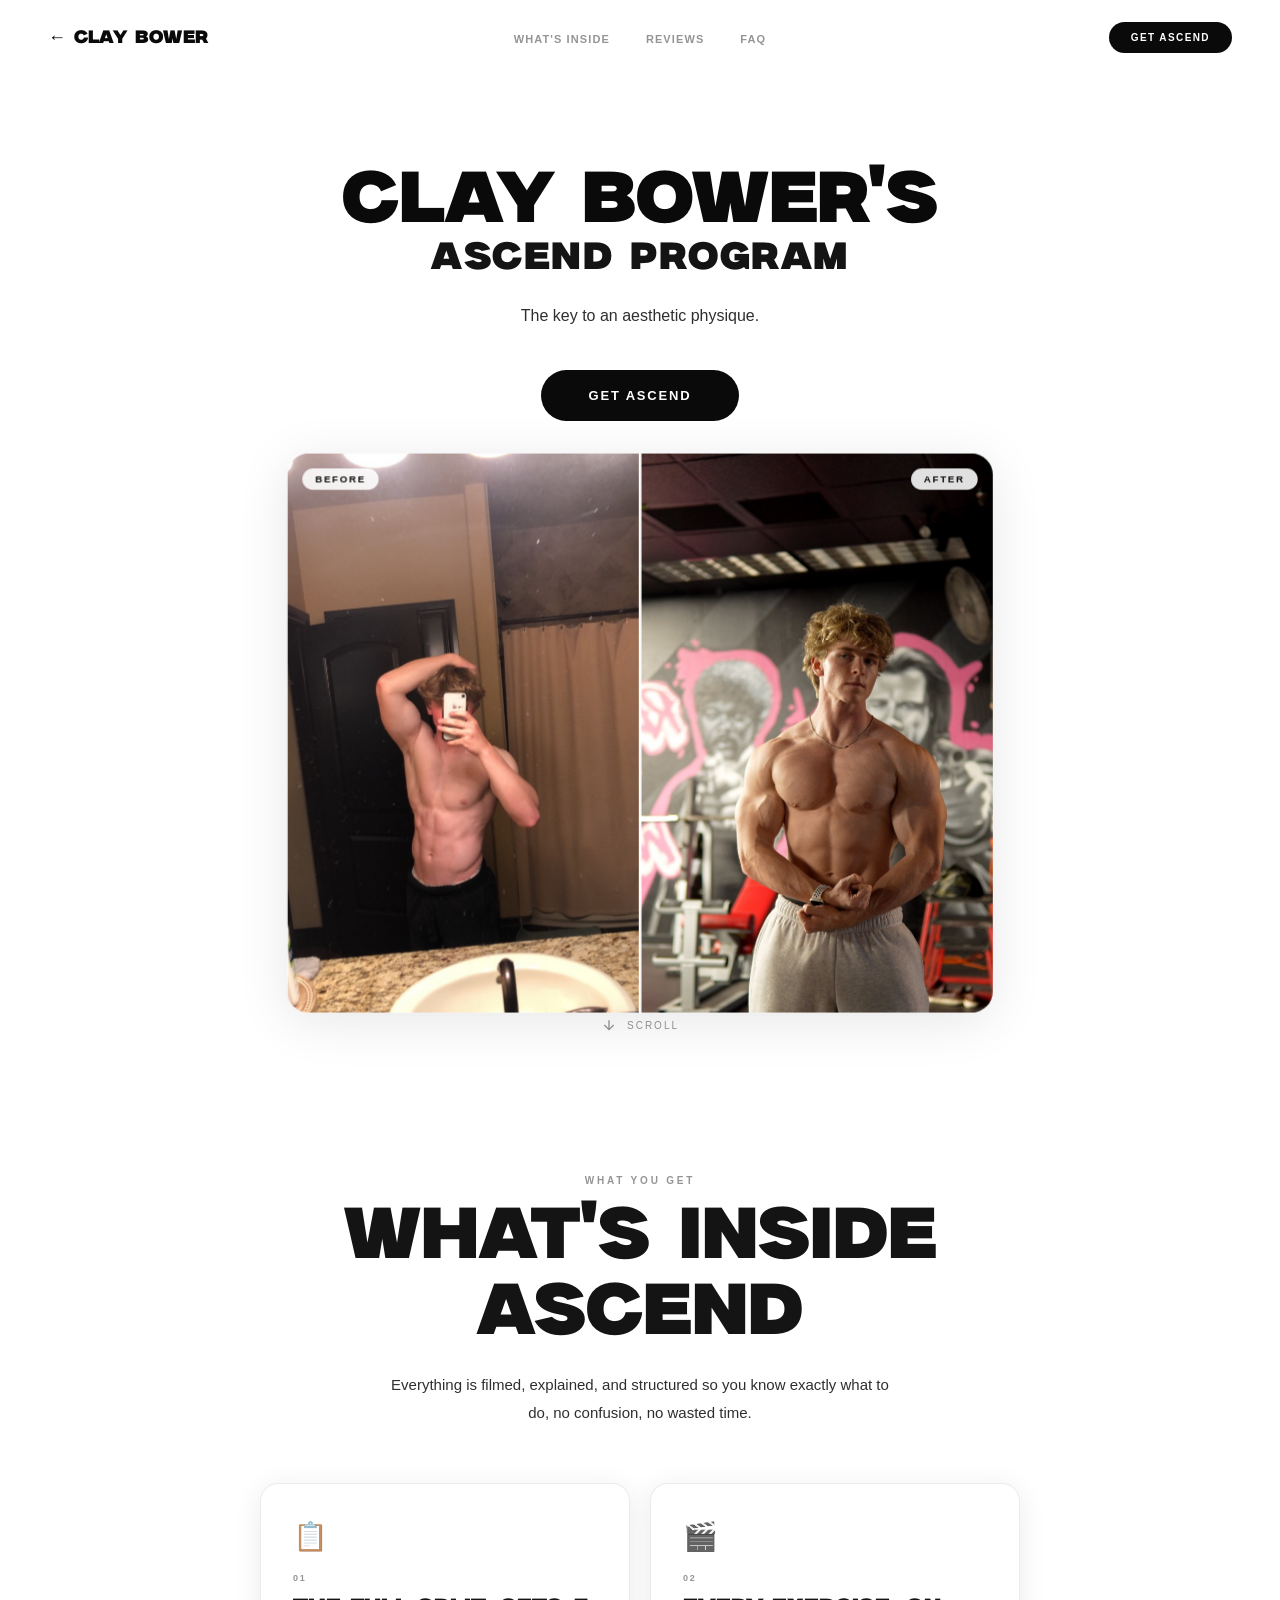
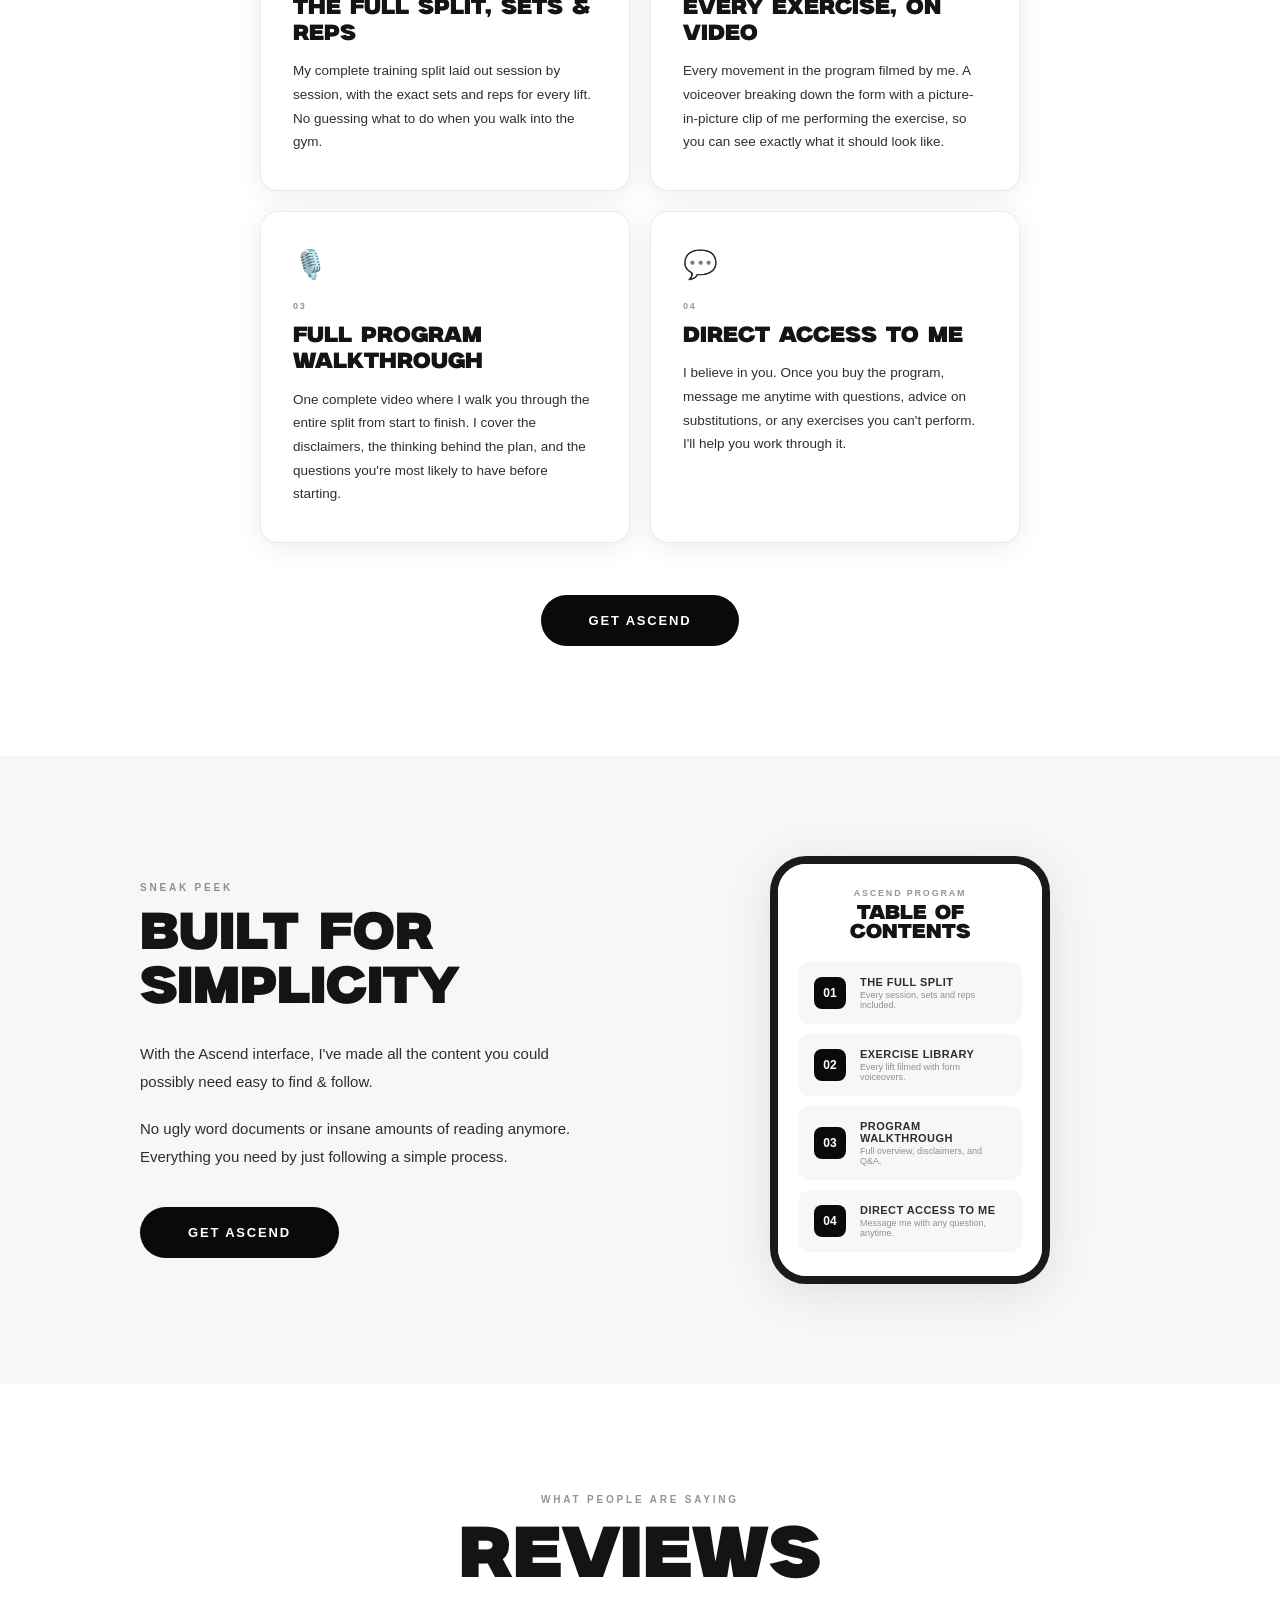
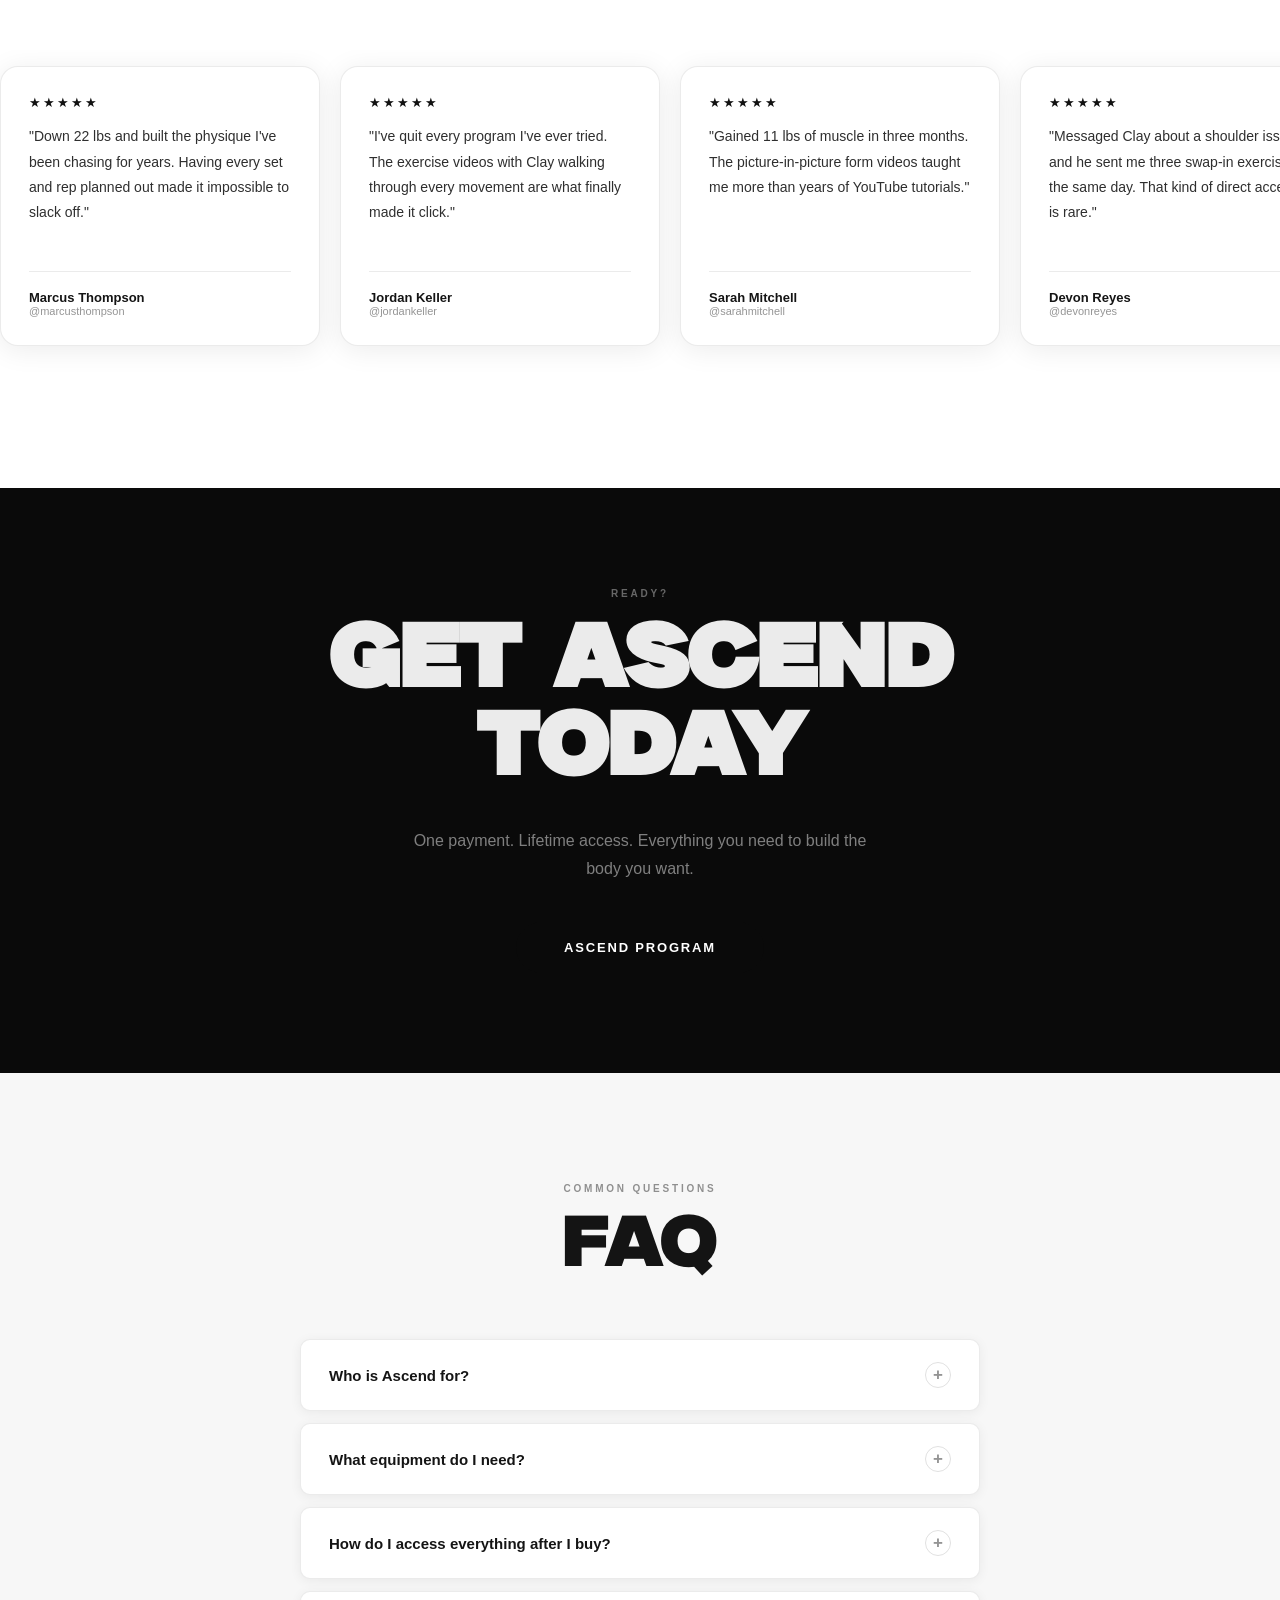
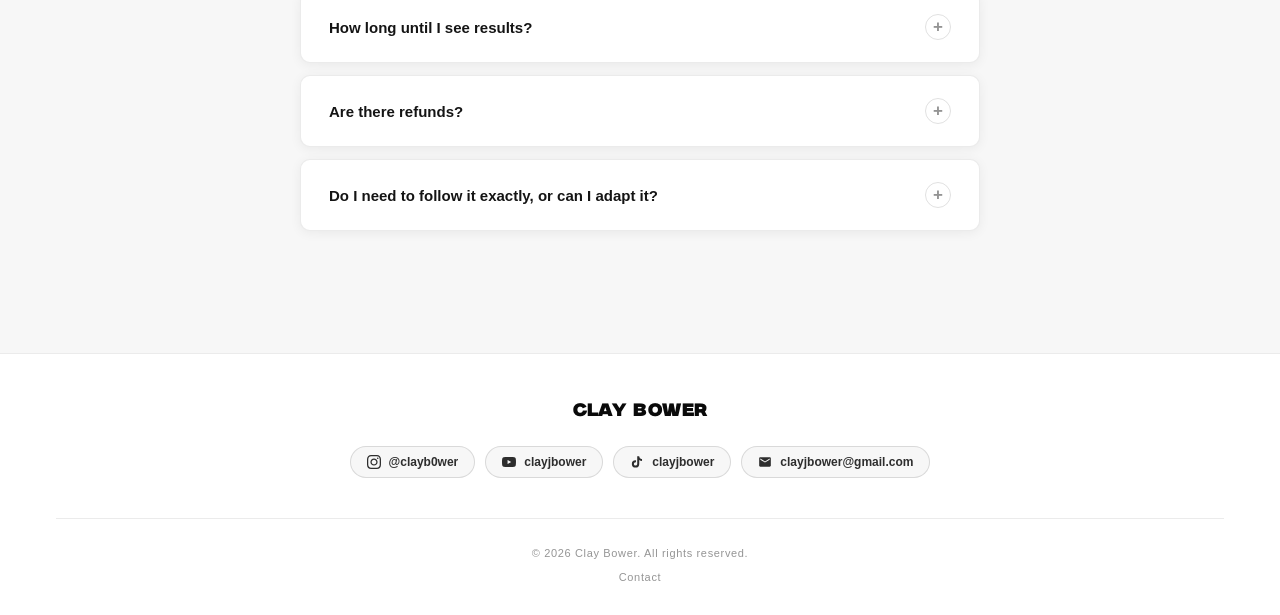
<file: ascend.html>
<!DOCTYPE html>
<html lang="en">
<head>
  <!-- Google tag (gtag.js) -->
  <script async src="https://www.googletagmanager.com/gtag/js?id=G-HXP9KEQV2J"></script>
  <script>
    window.dataLayer = window.dataLayer || [];
    function gtag(){dataLayer.push(arguments);}
    gtag('js', new Date());
    gtag('config', 'G-HXP9KEQV2J');
  </script>
  <meta charset="UTF-8" />
  <meta name="viewport" content="width=device-width, initial-scale=1.0" />
  <title>Ascend Program — Clay Bower</title>
  <link rel="stylesheet" href="css/style.css" />
  <!-- Umami Analytics — tracks visitors for the Mission Control dashboard -->
  <script defer src="https://cloud.umami.is/script.js" data-website-id="47e87197-86d9-484c-b3bd-1bc6d7f58949"></script>
</head>
<body>

<!-- ══ NAV ══ -->
<nav id="nav">
  <a href="index.html" class="nav-brand">
    <span class="nav-creator">← Clay Bower</span>
  </a>
  <ul class="nav-links">
    <li><a href="#inside">What's Inside</a></li>
    <li><a href="#testimonials">Reviews</a></li>
    <li><a href="#faq">FAQ</a></li>
  </ul>
  <div class="nav-right">
    <a href="checkout.html" class="btn nav-cta">Get Ascend</a>
  </div>
</nav>

<!-- ══ HERO ══ -->
<section id="hero">
  <div class="hero-left">
    <h1 class="hero-title">
      <span class="hero-title-main">Clay Bower's</span>
      <span class="hero-title-sub">Ascend Program</span>
    </h1>
    <p class="hero-sub">
      The key to an aesthetic physique.
    </p>
    <div class="hero-buttons">
      <a href="checkout.html" class="btn btn-lg">Get Ascend</a>
    </div>
  </div>

  <!-- Hero transformation before/after -->
  <div class="hero-transform-wrap" id="hero-transform-wrap">
    <div class="hero-transform-single">
      <div class="hero-transform-half hero-transform-before">
        <img src="images/clay-before.jpeg" alt="Before" />
        <span class="transform-label transform-label-left">Before</span>
      </div>
      <div class="hero-transform-divider"></div>
      <div class="hero-transform-half hero-transform-after">
        <img src="images/clay-after.jpeg" alt="After" />
        <span class="transform-label transform-label-right">After</span>
      </div>
    </div>
  </div>

  <div class="hero-scroll-cue">
    <svg viewBox="0 0 24 24" fill="none" stroke="currentColor" stroke-width="2">
      <path d="M12 5v14M5 12l7 7 7-7"/>
    </svg>
    Scroll
  </div>
</section>

<!-- ══ WHAT'S INSIDE ══ -->
<section id="inside">
  <div class="inside-header reveal" style="text-align: center; margin: 0 auto 56px; max-width: 600px;">
    <p class="eyebrow">What You Get</p>
    <h2 class="section-title">What's inside Ascend</h2>
    <p class="body-text" style="max-width: 500px; margin: 12px auto 0; text-align: center;">
      Everything is filmed, explained, and structured so you know exactly what to do, no confusion, no wasted time.
    </p>
  </div>

  <div class="inside-grid inside-grid--four">

    <div class="inside-card reveal-zoom reveal-delay-1">
      <div class="inside-card-icon">📋</div>
      <div class="inside-card-num">01</div>
      <div class="inside-card-title">The Full Split, Sets & Reps</div>
      <div class="inside-card-desc">
        My complete training split laid out session by session, with the exact sets and reps for every lift. No guessing what to do when you walk into the gym.
      </div>
    </div>

    <div class="inside-card reveal-zoom reveal-delay-2">
      <div class="inside-card-icon">🎬</div>
      <div class="inside-card-num">02</div>
      <div class="inside-card-title">Every Exercise, On Video</div>
      <div class="inside-card-desc">
        Every movement in the program filmed by me. A voiceover breaking down the form with a picture-in-picture clip of me performing the exercise, so you can see exactly what it should look like.
      </div>
    </div>

    <div class="inside-card reveal-zoom reveal-delay-3">
      <div class="inside-card-icon">🎙️</div>
      <div class="inside-card-num">03</div>
      <div class="inside-card-title">Full Program Walkthrough</div>
      <div class="inside-card-desc">
        One complete video where I walk you through the entire split from start to finish. I cover the disclaimers, the thinking behind the plan, and the questions you're most likely to have before starting.
      </div>
    </div>

    <div class="inside-card reveal-zoom reveal-delay-4">
      <div class="inside-card-icon">💬</div>
      <div class="inside-card-num">04</div>
      <div class="inside-card-title">Direct Access to Me</div>
      <div class="inside-card-desc">
        I believe in you. Once you buy the program, message me anytime with questions, advice on substitutions, or any exercises you can't perform. I'll help you work through it.
      </div>
    </div>

  </div>

  <div class="inside-cta reveal" style="margin-top: 12px;">
    <a href="checkout.html" class="btn btn-lg">Get Ascend</a>
  </div>
</section>

<!-- ══ INTERFACE PREVIEW ══ -->
<section id="interface">
  <div class="interface-inner">

    <div class="interface-text">
      <p class="eyebrow reveal">Sneak Peek</p>
      <h2 class="section-title reveal interface-title">Built for Simplicity</h2>
      <p class="body-text reveal interface-body">
        With the Ascend interface, I've made all the content you could possibly need easy to find & follow.
      </p>
      <p class="body-text reveal interface-body">
        No ugly word documents or insane amounts of reading anymore. Everything you need by just following a simple process.
      </p>
      <a href="checkout.html" class="btn btn-lg reveal">Get Ascend</a>
    </div>

    <div class="interface-mockup-wrap">
      <div class="interface-mockup">
        <div class="interface-mockup-inner">
          <div class="interface-mockup-header">
            <div class="interface-mockup-eyebrow">Ascend Program</div>
            <div class="interface-mockup-heading">Table of Contents</div>
          </div>
          <div class="interface-toc">
            <div class="interface-toc-row">
              <div class="interface-toc-num">01</div>
              <div>
                <div class="interface-toc-title">The Full Split</div>
                <div class="interface-toc-desc">Every session, sets and reps included.</div>
              </div>
            </div>
            <div class="interface-toc-row">
              <div class="interface-toc-num">02</div>
              <div>
                <div class="interface-toc-title">Exercise Library</div>
                <div class="interface-toc-desc">Every lift filmed with form voiceovers.</div>
              </div>
            </div>
            <div class="interface-toc-row">
              <div class="interface-toc-num">03</div>
              <div>
                <div class="interface-toc-title">Program Walkthrough</div>
                <div class="interface-toc-desc">Full overview, disclaimers, and Q&amp;A.</div>
              </div>
            </div>
            <div class="interface-toc-row">
              <div class="interface-toc-num">04</div>
              <div>
                <div class="interface-toc-title">Direct Access to Me</div>
                <div class="interface-toc-desc">Message me with any question, anytime.</div>
              </div>
            </div>
          </div>
        </div>
      </div>
    </div>

  </div>
</section>

<!-- ══ TESTIMONIALS ══ -->
<section id="testimonials">
  <div class="testimonials-header reveal">
    <p class="eyebrow">What People Are Saying</p>
    <h2 class="section-title">Reviews</h2>
  </div>

  <div class="testimonials-track">

    <div class="testimonial-card">
      <div class="testimonial-stars">★★★★★</div>
      <p class="testimonial-text">"Down 22 lbs and built the physique I've been chasing for years. Having every set and rep planned out made it impossible to slack off."</p>
      <div class="testimonial-author">
        <div>
          <div class="testimonial-name">Marcus Thompson</div>
          <div class="testimonial-handle">@marcusthompson</div>
        </div>
      </div>
    </div>

    <div class="testimonial-card">
      <div class="testimonial-stars">★★★★★</div>
      <p class="testimonial-text">"I've quit every program I've ever tried. The exercise videos with Clay walking through every movement are what finally made it click."</p>
      <div class="testimonial-author">
        <div>
          <div class="testimonial-name">Jordan Keller</div>
          <div class="testimonial-handle">@jordankeller</div>
        </div>
      </div>
    </div>

    <div class="testimonial-card">
      <div class="testimonial-stars">★★★★★</div>
      <p class="testimonial-text">"Gained 11 lbs of muscle in three months. The picture-in-picture form videos taught me more than years of YouTube tutorials."</p>
      <div class="testimonial-author">
        <div>
          <div class="testimonial-name">Sarah Mitchell</div>
          <div class="testimonial-handle">@sarahmitchell</div>
        </div>
      </div>
    </div>

    <div class="testimonial-card">
      <div class="testimonial-stars">★★★★★</div>
      <p class="testimonial-text">"Messaged Clay about a shoulder issue and he sent me three swap-in exercises the same day. That kind of direct access is rare."</p>
      <div class="testimonial-author">
        <div>
          <div class="testimonial-name">Devon Reyes</div>
          <div class="testimonial-handle">@devonreyes</div>
        </div>
      </div>
    </div>

    <div class="testimonial-card">
      <div class="testimonial-stars">★★★★★</div>
      <p class="testimonial-text">"The walkthrough video answered every question I had before I even started. No guessing — just execute the plan."</p>
      <div class="testimonial-author">
        <div>
          <div class="testimonial-name">Alex Patterson</div>
          <div class="testimonial-handle">@alexpatterson</div>
        </div>
      </div>
    </div>

    <div class="testimonial-card">
      <div class="testimonial-stars">★★★★★</div>
      <p class="testimonial-text">"Best money I've spent on fitness. The split is dialed in and the form videos make it bulletproof. My lifts went up every week."</p>
      <div class="testimonial-author">
        <div>
          <div class="testimonial-name">Brittany Walsh</div>
          <div class="testimonial-handle">@brittanywalsh</div>
        </div>
      </div>
    </div>

  </div>
</section>

<!-- ══ FINAL CTA BAND ══ -->
<section id="cta-band">
  <p class="eyebrow" style="color: rgba(255,255,255,0.38); margin-bottom: 20px;">Ready?</p>
  <h2 class="cta-band-title">Get Ascend<br>today</h2>
  <p class="cta-band-sub">One payment. Lifetime access. Everything you need to build the body you want.</p>
  <a href="checkout.html" class="btn btn-lg">Ascend Program</a>
</section>

<!-- ══ FAQ ══ -->
<section id="faq">
  <div style="max-width: 680px; text-align: center; margin: 0 auto;">
    <p class="eyebrow reveal">Common Questions</p>
    <h2 class="section-title reveal">FAQ</h2>
  </div>

  <div class="faq-inner">

    <div class="faq-item">
      <button class="faq-question">
        Who is Ascend for?
        <span class="faq-icon">+</span>
      </button>
      <div class="faq-answer">
        <p>Ascend is designed for anyone serious about building their physique, from beginners who've never followed a structured plan, to intermediate lifters who've been stuck for months. If you're willing to put in the work, this will show you exactly how.</p>
      </div>
    </div>

    <div class="faq-item">
      <button class="faq-question">
        What equipment do I need?
        <span class="faq-icon">+</span>
      </button>
      <div class="faq-answer">
        <p>A standard gym with barbells, dumbbells, and a cable machine covers everything. Most exercises have home-gym variations too. You don't need specialized equipment, just consistency.</p>
      </div>
    </div>

    <div class="faq-item">
      <button class="faq-question">
        How do I access everything after I buy?
        <span class="faq-icon">+</span>
      </button>
      <div class="faq-answer">
        <p>After your purchase is confirmed, you'll be taken directly to a private access page with links to all videos and materials. Bookmark it, that's your personal access link. No account creation, no app download required.</p>
      </div>
    </div>

    <div class="faq-item">
      <button class="faq-question">
        How long until I see results?
        <span class="faq-icon">+</span>
      </button>
      <div class="faq-answer">
        <p>Most people feel stronger within the first 2 weeks. Visible body composition changes typically start showing around weeks 4 to 6. Long-term results depend on consistency, the program gives you everything, you bring the effort.</p>
      </div>
    </div>

    <div class="faq-item">
      <button class="faq-question">
        Are there refunds?
        <span class="faq-icon">+</span>
      </button>
      <div class="faq-answer">
        <p>Due to the digital nature of this product, all sales are final. If you have any issues accessing your content after purchase, reach out and I'll resolve it immediately.</p>
      </div>
    </div>

    <div class="faq-item">
      <button class="faq-question">
        Do I need to follow it exactly, or can I adapt it?
        <span class="faq-icon">+</span>
      </button>
      <div class="faq-answer">
        <p>That's the whole point of the philosophy section. Fitness isn't one-size-fits-all. Ascend gives you the principles and the structure, and shows you how to adapt it to your life. You'll understand the why behind everything, so you can make smart adjustments.</p>
      </div>
    </div>

  </div>
</section>

<!-- ══ FOOTER ══ -->
<footer>
  <div class="footer-top">
    <div class="footer-logo-wrap">
      <div class="nav-creator">Clay Bower</div>
    </div>
    <div class="footer-social-row">
      <a href="https://instagram.com/clayb0wer" class="footer-social" target="_blank" rel="noopener">
        <svg width="14" height="14" fill="currentColor" viewBox="0 0 24 24">
          <path d="M12 2.163c3.204 0 3.584.012 4.85.07 3.252.148 4.771 1.691 4.919 4.919.058 1.265.069 1.645.069 4.849 0 3.205-.012 3.584-.069 4.849-.149 3.225-1.664 4.771-4.919 4.919-1.266.058-1.644.07-4.85.07-3.204 0-3.584-.012-4.849-.07-3.26-.149-4.771-1.699-4.919-4.92-.058-1.265-.07-1.644-.07-4.849 0-3.204.013-3.583.07-4.849.149-3.227 1.664-4.771 4.919-4.919 1.266-.057 1.645-.069 4.849-.069zm0-2.163c-3.259 0-3.667.014-4.947.072-4.358.2-6.78 2.618-6.98 6.98-.059 1.281-.073 1.689-.073 4.948 0 3.259.014 3.668.072 4.948.2 4.358 2.618 6.78 6.98 6.98 1.281.058 1.689.072 4.948.072 3.259 0 3.668-.014 4.948-.072 4.354-.2 6.782-2.618 6.979-6.98.059-1.28.073-1.689.073-4.948 0-3.259-.014-3.667-.072-4.947-.196-4.354-2.617-6.78-6.979-6.98-1.281-.059-1.69-.073-4.949-.073zm0 5.838c-3.403 0-6.162 2.759-6.162 6.162s2.759 6.163 6.162 6.163 6.162-2.759 6.162-6.163c0-3.403-2.759-6.162-6.162-6.162zm0 10.162c-2.209 0-4-1.791-4-4 0-2.209 1.791-4 4-4s4 1.791 4 4c0 2.21-1.791 4-4 4zm6.406-11.845c-.796 0-1.441.645-1.441 1.44s.645 1.44 1.441 1.44c.795 0 1.439-.645 1.439-1.44s-.644-1.44-1.439-1.44z"/>
        </svg>
        @clayb0wer
      </a>
      <a href="https://youtube.com/@clayjbower" class="footer-social" target="_blank" rel="noopener">
        <svg width="14" height="14" fill="currentColor" viewBox="0 0 24 24">
          <path d="M23.498 6.186a3.016 3.016 0 0 0-2.122-2.136C19.505 3.545 12 3.545 12 3.545s-7.505 0-9.377.505A3.017 3.017 0 0 0 .502 6.186C0 8.07 0 12 0 12s0 3.93.502 5.814a3.016 3.016 0 0 0 2.122 2.136c1.871.505 9.376.505 9.376.505s7.505 0 9.377-.505a3.015 3.015 0 0 0 2.122-2.136C24 15.93 24 12 24 12s0-3.93-.502-5.814zM9.545 15.568V8.432L15.818 12l-6.273 3.568z"/>
        </svg>
        clayjbower
      </a>
      <a href="https://tiktok.com/@clayjbower" class="footer-social" target="_blank" rel="noopener">
        <svg width="14" height="14" fill="currentColor" viewBox="0 0 24 24">
          <path d="M19.59 6.69a4.83 4.83 0 0 1-3.77-4.25V2h-3.45v13.67a2.89 2.89 0 0 1-2.88 2.5 2.89 2.89 0 0 1-2.89-2.89 2.89 2.89 0 0 1 2.89-2.89c.28 0 .54.04.79.1V9.01a6.32 6.32 0 0 0-.79-.05 6.34 6.34 0 0 0-6.34 6.34 6.34 6.34 0 0 0 6.34 6.34 6.34 6.34 0 0 0 6.33-6.34V8.69a8.18 8.18 0 0 0 4.78 1.52V6.78a4.85 4.85 0 0 1-1.01-.09z"/>
        </svg>
        clayjbower
      </a>
      <a href="mailto:clayjbower@gmail.com" class="footer-social">
        <svg width="14" height="14" fill="currentColor" viewBox="0 0 24 24">
          <path d="M20 4H4c-1.1 0-2 .9-2 2v12c0 1.1.9 2 2 2h16c1.1 0 2-.9 2-2V6c0-1.1-.9-2-2-2zm0 4l-8 5-8-5V6l8 5 8-5v2z"/>
        </svg>
        clayjbower@gmail.com
      </a>
    </div>
  </div>

  <div class="footer-bottom">
    <span>&copy; 2026 Clay Bower. All rights reserved.</span>
    <div class="footer-links">
      <a href="mailto:clayjbower@gmail.com">Contact</a>
    </div>
  </div>
</footer>

<script async type='text/javascript' src='https://static.klaviyo.com/onsite/js/klaviyo.js?company_id=WL29v8'></script>
<script src="js/main.js"></script>
</body>
</html>
</file>
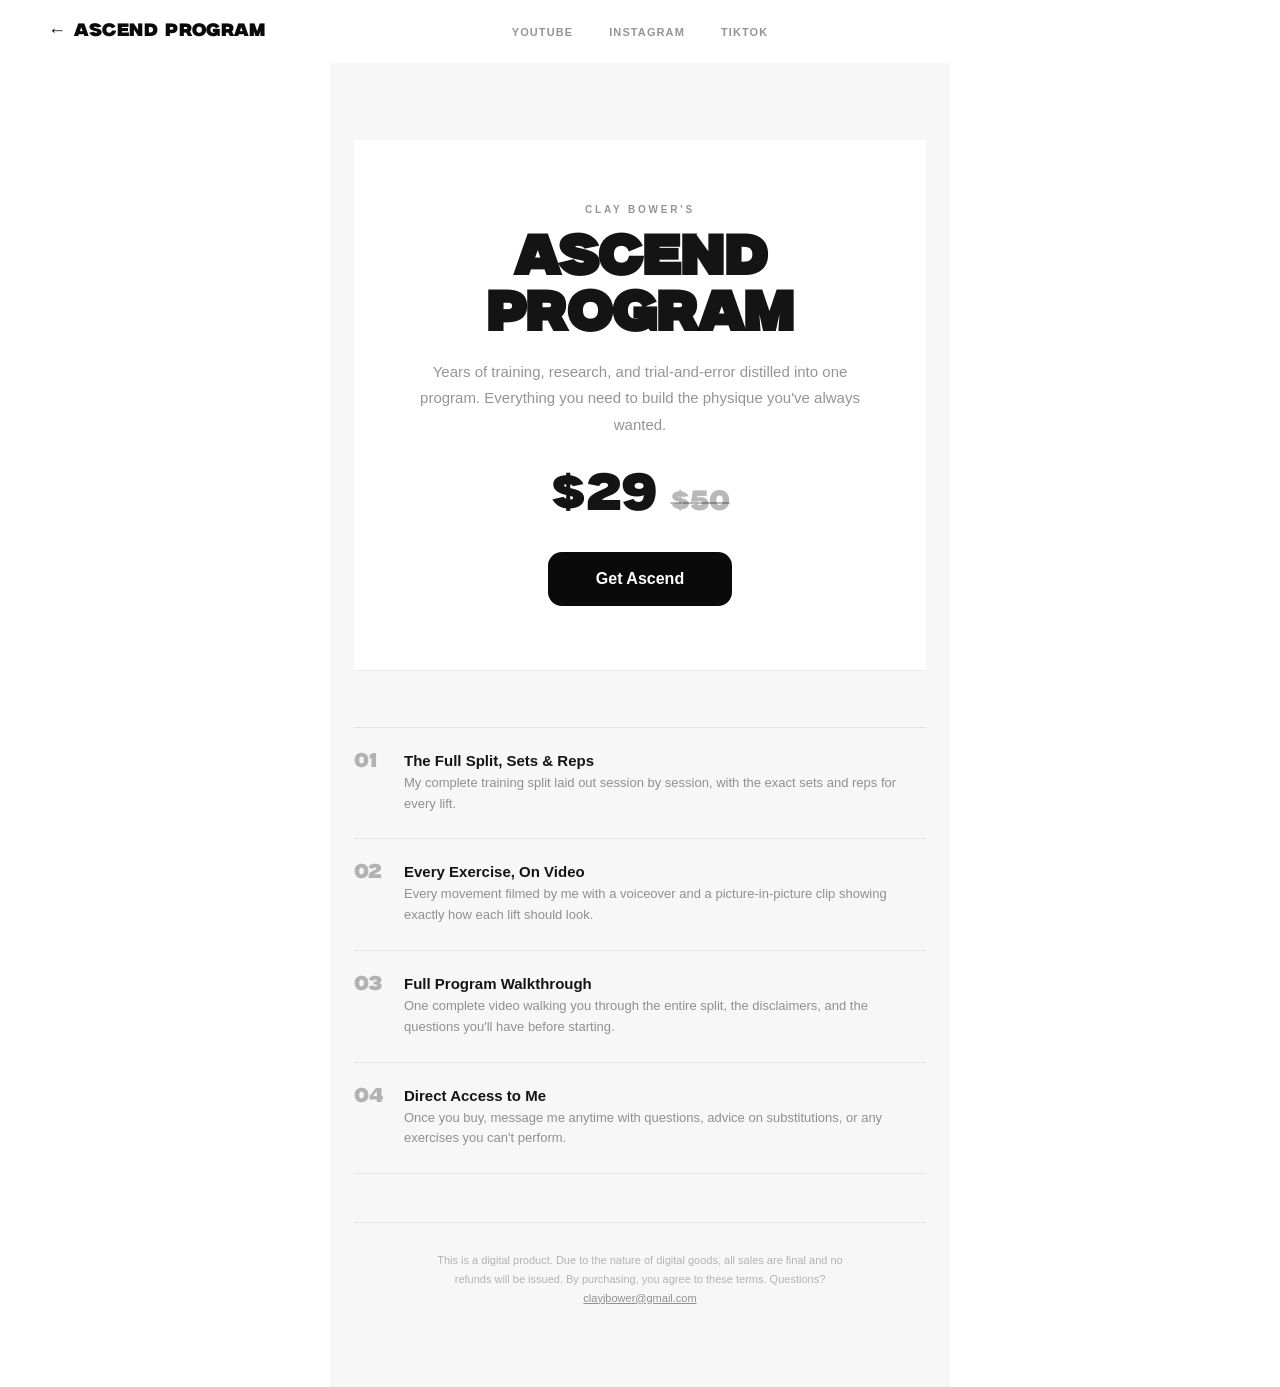
<file: checkout.html>
<!DOCTYPE html>
<html lang="en">
<head>
  <!-- Google tag (gtag.js) -->
  <script async src="https://www.googletagmanager.com/gtag/js?id=G-HXP9KEQV2J"></script>
  <script>
    window.dataLayer = window.dataLayer || [];
    function gtag(){dataLayer.push(arguments);}
    gtag('js', new Date());
    gtag('config', 'G-HXP9KEQV2J');
  </script>
  <meta charset="UTF-8" />
  <meta name="viewport" content="width=device-width, initial-scale=1.0" />
  <title>Checkout — Ascend Program</title>
  <link rel="stylesheet" href="css/style.css" />
  <style>
    body { background: var(--bg); }

    .checkout-page {
      max-width: 620px;
      margin: 0 auto;
      padding: 140px 24px 80px;
    }

    .checkout-hero {
      text-align: center;
      margin-bottom: 48px;
    }

    .checkout-hero .eyebrow { margin-bottom: 16px; }

    .checkout-hero-title {
      font-family: var(--font-display);
      font-size: clamp(36px, 5vw, 56px);
      color: var(--text-dark);
      line-height: 1.0;
      margin-bottom: 16px;
    }

    .checkout-hero-sub {
      font-size: 15px;
      color: var(--text-muted);
      line-height: 1.75;
      max-width: 480px;
      margin: 0 auto 32px;
    }

    .checkout-price-row {
      display: flex;
      align-items: baseline;
      justify-content: center;
      gap: 14px;
      margin-bottom: 32px;
    }

    .checkout-price-big {
      font-family: var(--font-display);
      font-size: 52px;
      color: var(--text-dark);
    }

    .checkout-price-old {
      font-family: var(--font-display);
      font-size: 28px;
      color: var(--text-light);
      text-decoration: line-through;
    }

    .checkout-cta-btn {
      display: inline-flex;
      align-items: center;
      justify-content: center;
      gap: 10px;
      background: var(--black);
      color: #fff;
      border: none;
      border-radius: 14px;
      padding: 18px 48px;
      font-family: var(--font-body);
      font-size: 16px;
      font-weight: 700;
      cursor: pointer;
      transition: transform 0.2s, box-shadow 0.2s;
      text-decoration: none;
    }
    .checkout-cta-btn:hover {
      transform: scale(1.02) translateY(-2px);
      box-shadow: 0 12px 36px rgba(0,0,0,0.18);
    }

    /* Features list */
    .checkout-features {
      margin-top: 56px;
      display: flex;
      flex-direction: column;
      gap: 0;
      border-top: 1px solid var(--border);
    }

    .checkout-feature {
      display: flex;
      align-items: flex-start;
      gap: 18px;
      padding: 24px 0;
      border-bottom: 1px solid var(--border);
    }

    .checkout-feature-num {
      font-family: var(--font-display);
      font-size: 20px;
      color: var(--text-light);
      flex-shrink: 0;
      width: 32px;
    }

    .checkout-feature-title {
      font-size: 15px;
      font-weight: 700;
      color: var(--text-dark);
      margin-bottom: 4px;
    }

    .checkout-feature-desc {
      font-size: 13px;
      color: var(--text-muted);
      line-height: 1.6;
    }

    /* Disclaimer */
    .checkout-disclaimer {
      margin-top: 48px;
      padding-top: 28px;
      border-top: 1px solid var(--border);
      text-align: center;
    }

    .checkout-disclaimer p {
      font-size: 11px;
      color: var(--text-light);
      line-height: 1.7;
      max-width: 440px;
      margin: 0 auto;
    }

    .checkout-disclaimer a {
      color: var(--text-muted);
      text-decoration: underline;
    }
  </style>
  <!-- Umami Analytics — tracks visitors for the Mission Control dashboard -->
  <script defer src="https://cloud.umami.is/script.js" data-website-id="47e87197-86d9-484c-b3bd-1bc6d7f58949"></script>
</head>
<body>
<script async type='text/javascript' src='https://static.klaviyo.com/onsite/js/klaviyo.js?company_id=WL29v8'></script>

<!-- NAV -->
<nav id="nav">
  <a href="ascend.html" class="nav-brand">
    <span class="nav-creator">&larr; Ascend Program</span>
  </a>
  <ul class="nav-links">
    <li><a href="https://youtube.com/@clayjbower" target="_blank" rel="noopener">YouTube</a></li>
    <li><a href="https://instagram.com/clayb0wer" target="_blank" rel="noopener">Instagram</a></li>
    <li><a href="https://tiktok.com/@clayjbower" target="_blank" rel="noopener">TikTok</a></li>
  </ul>
  <div class="nav-right"></div>
</nav>

<div class="checkout-page">

  <div class="checkout-hero">
    <p class="eyebrow">Clay Bower's</p>
    <h1 class="checkout-hero-title">Ascend Program</h1>
    <p class="checkout-hero-sub">Years of training, research, and trial-and-error distilled into one program. Everything you need to build the physique you've always wanted.</p>

    <div class="checkout-price-row">
      <span class="checkout-price-big">$29</span>
      <span class="checkout-price-old">$50</span>
    </div>

    <a href="pay.html" class="checkout-cta-btn">Get Ascend</a>
  </div>

  <div class="checkout-features">
    <div class="checkout-feature">
      <div class="checkout-feature-num">01</div>
      <div>
        <div class="checkout-feature-title">The Full Split, Sets &amp; Reps</div>
        <div class="checkout-feature-desc">My complete training split laid out session by session, with the exact sets and reps for every lift.</div>
      </div>
    </div>
    <div class="checkout-feature">
      <div class="checkout-feature-num">02</div>
      <div>
        <div class="checkout-feature-title">Every Exercise, On Video</div>
        <div class="checkout-feature-desc">Every movement filmed by me with a voiceover and a picture-in-picture clip showing exactly how each lift should look.</div>
      </div>
    </div>
    <div class="checkout-feature">
      <div class="checkout-feature-num">03</div>
      <div>
        <div class="checkout-feature-title">Full Program Walkthrough</div>
        <div class="checkout-feature-desc">One complete video walking you through the entire split, the disclaimers, and the questions you'll have before starting.</div>
      </div>
    </div>
    <div class="checkout-feature">
      <div class="checkout-feature-num">04</div>
      <div>
        <div class="checkout-feature-title">Direct Access to Me</div>
        <div class="checkout-feature-desc">Once you buy, message me anytime with questions, advice on substitutions, or any exercises you can't perform.</div>
      </div>
    </div>
  </div>

  <div class="checkout-disclaimer">
    <p>This is a digital product. Due to the nature of digital goods, all sales are final and no refunds will be issued. By purchasing, you agree to these terms. Questions? <a href="mailto:clayjbower@gmail.com">clayjbower@gmail.com</a></p>
  </div>

</div>

<script>
  const nav = document.getElementById('nav')
  window.addEventListener('scroll', () => {
    nav.classList.toggle('scrolled', window.scrollY > 50)
  }, { passive: true })
</script>

</body>
</html>
</file>
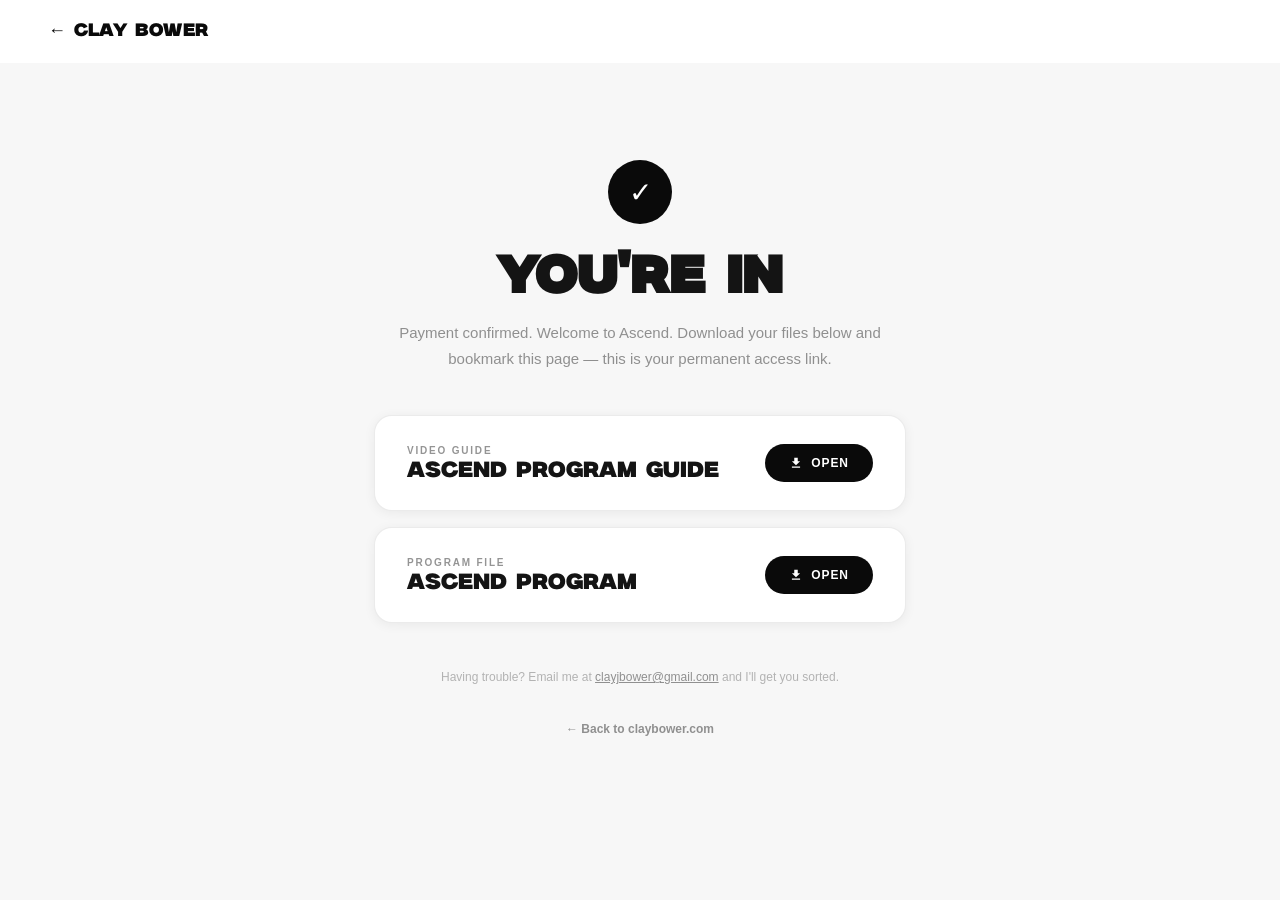
<file: thanks.html>
<!DOCTYPE html>
<html lang="en">
<head>
  <!-- Google tag (gtag.js) -->
  <script async src="https://www.googletagmanager.com/gtag/js?id=G-HXP9KEQV2J"></script>
  <script>
    window.dataLayer = window.dataLayer || [];
    function gtag(){dataLayer.push(arguments);}
    gtag('js', new Date());
    gtag('config', 'G-HXP9KEQV2J');
  </script>
  <meta charset="UTF-8" />
  <meta name="viewport" content="width=device-width, initial-scale=1.0" />
  <title>Thank You — Ascend Program</title>
  <link rel="stylesheet" href="css/style.css" />
  <style>
    body { background: var(--bg-alt); }

    .thanks-wrap {
      max-width: 580px;
      margin: 0 auto;
      padding: 160px 24px 100px;
      text-align: center;
    }

    .thanks-icon {
      width: 64px;
      height: 64px;
      border-radius: 50%;
      background: var(--black);
      color: #fff;
      display: flex;
      align-items: center;
      justify-content: center;
      font-size: 28px;
      margin: 0 auto 28px;
    }

    .thanks-title {
      font-family: var(--font-display);
      font-size: clamp(36px, 5vw, 52px);
      color: var(--text-dark);
      line-height: 1.0;
      margin-bottom: 16px;
    }

    .thanks-sub {
      font-size: 15px;
      color: var(--text-muted);
      line-height: 1.7;
      margin-bottom: 44px;
    }

    .download-cards {
      display: flex;
      flex-direction: column;
      gap: 16px;
      margin-bottom: 44px;
    }

    .download-card {
      background: var(--white);
      border-radius: var(--radius);
      box-shadow: var(--shadow-sm);
      border: 1px solid var(--border);
      padding: 28px 32px;
      display: flex;
      align-items: center;
      justify-content: space-between;
      gap: 20px;
      text-align: left;
    }

    .download-info {
      flex: 1;
    }

    .download-label {
      font-size: 10px;
      font-weight: 700;
      letter-spacing: 0.18em;
      text-transform: uppercase;
      color: var(--text-muted);
      margin-bottom: 4px;
    }

    .download-name {
      font-family: var(--font-display);
      font-size: 22px;
      color: var(--text-dark);
    }

    .download-btn {
      display: inline-flex;
      align-items: center;
      gap: 8px;
      background: var(--black);
      color: #fff;
      border-radius: 100px;
      padding: 12px 24px;
      font-family: var(--font-body);
      font-size: 12px;
      font-weight: 700;
      letter-spacing: 0.08em;
      text-transform: uppercase;
      text-decoration: none;
      transition: transform 0.2s, box-shadow 0.2s;
      flex-shrink: 0;
    }
    .download-btn:hover {
      transform: scale(1.03) translateY(-1px);
      box-shadow: var(--shadow-md);
    }

    .thanks-note {
      font-size: 12px;
      color: var(--text-light);
      line-height: 1.7;
      margin-bottom: 32px;
    }

    .thanks-back {
      font-size: 12px;
      font-weight: 600;
      color: var(--text-muted);
      transition: color 0.2s;
    }
    .thanks-back:hover { color: var(--text-dark); }
  </style>
  <!-- Umami Analytics — tracks visitors for the Mission Control dashboard -->
  <script defer src="https://cloud.umami.is/script.js" data-website-id="47e87197-86d9-484c-b3bd-1bc6d7f58949"></script>
</head>
<body>

<!-- NAV -->
<nav id="nav">
  <a href="index.html" class="nav-brand">
    <span class="nav-creator">&larr; Clay Bower</span>
  </a>
  <ul class="nav-links"></ul>
  <div class="nav-right"></div>
</nav>

<div class="thanks-wrap">
  <div class="thanks-icon">&check;</div>
  <h1 class="thanks-title">You're In</h1>
  <p class="thanks-sub">Payment confirmed. Welcome to Ascend. Download your files below and bookmark this page &mdash; this is your permanent access link.</p>

  <div class="download-cards">
    <div class="download-card">
      <div class="download-info">
        <div class="download-label">Video Guide</div>
        <div class="download-name">Ascend Program Guide</div>
      </div>
      <a href="https://drive.google.com/file/d/1NvoUtSOWd_o73lPlGt1Uqj8_m8fR90W8/view?usp=sharing" class="download-btn" target="_blank" rel="noopener">
        <svg width="14" height="14" viewBox="0 0 24 24" fill="currentColor"><path d="M19 9h-4V3H9v6H5l7 7 7-7zM5 18v2h14v-2H5z"/></svg>
        Open
      </a>
    </div>

    <div class="download-card">
      <div class="download-info">
        <div class="download-label">Program File</div>
        <div class="download-name">Ascend Program</div>
      </div>
      <a href="files/ascend-program.pdf" class="download-btn" target="_blank" rel="noopener" download>
        <svg width="14" height="14" viewBox="0 0 24 24" fill="currentColor"><path d="M19 9h-4V3H9v6H5l7 7 7-7zM5 18v2h14v-2H5z"/></svg>
        Open
      </a>
    </div>
  </div>

  <p class="thanks-note">Having trouble? Email me at <a href="mailto:clayjbower@gmail.com" style="color: var(--text-muted); text-decoration: underline;">clayjbower@gmail.com</a> and I'll get you sorted.</p>

  <a href="index.html" class="thanks-back">&larr; Back to claybower.com</a>
</div>

<script>
  const nav = document.getElementById('nav')
  window.addEventListener('scroll', () => {
    nav.classList.toggle('scrolled', window.scrollY > 50)
  }, { passive: true })
</script>

</body>
</html>
</file>
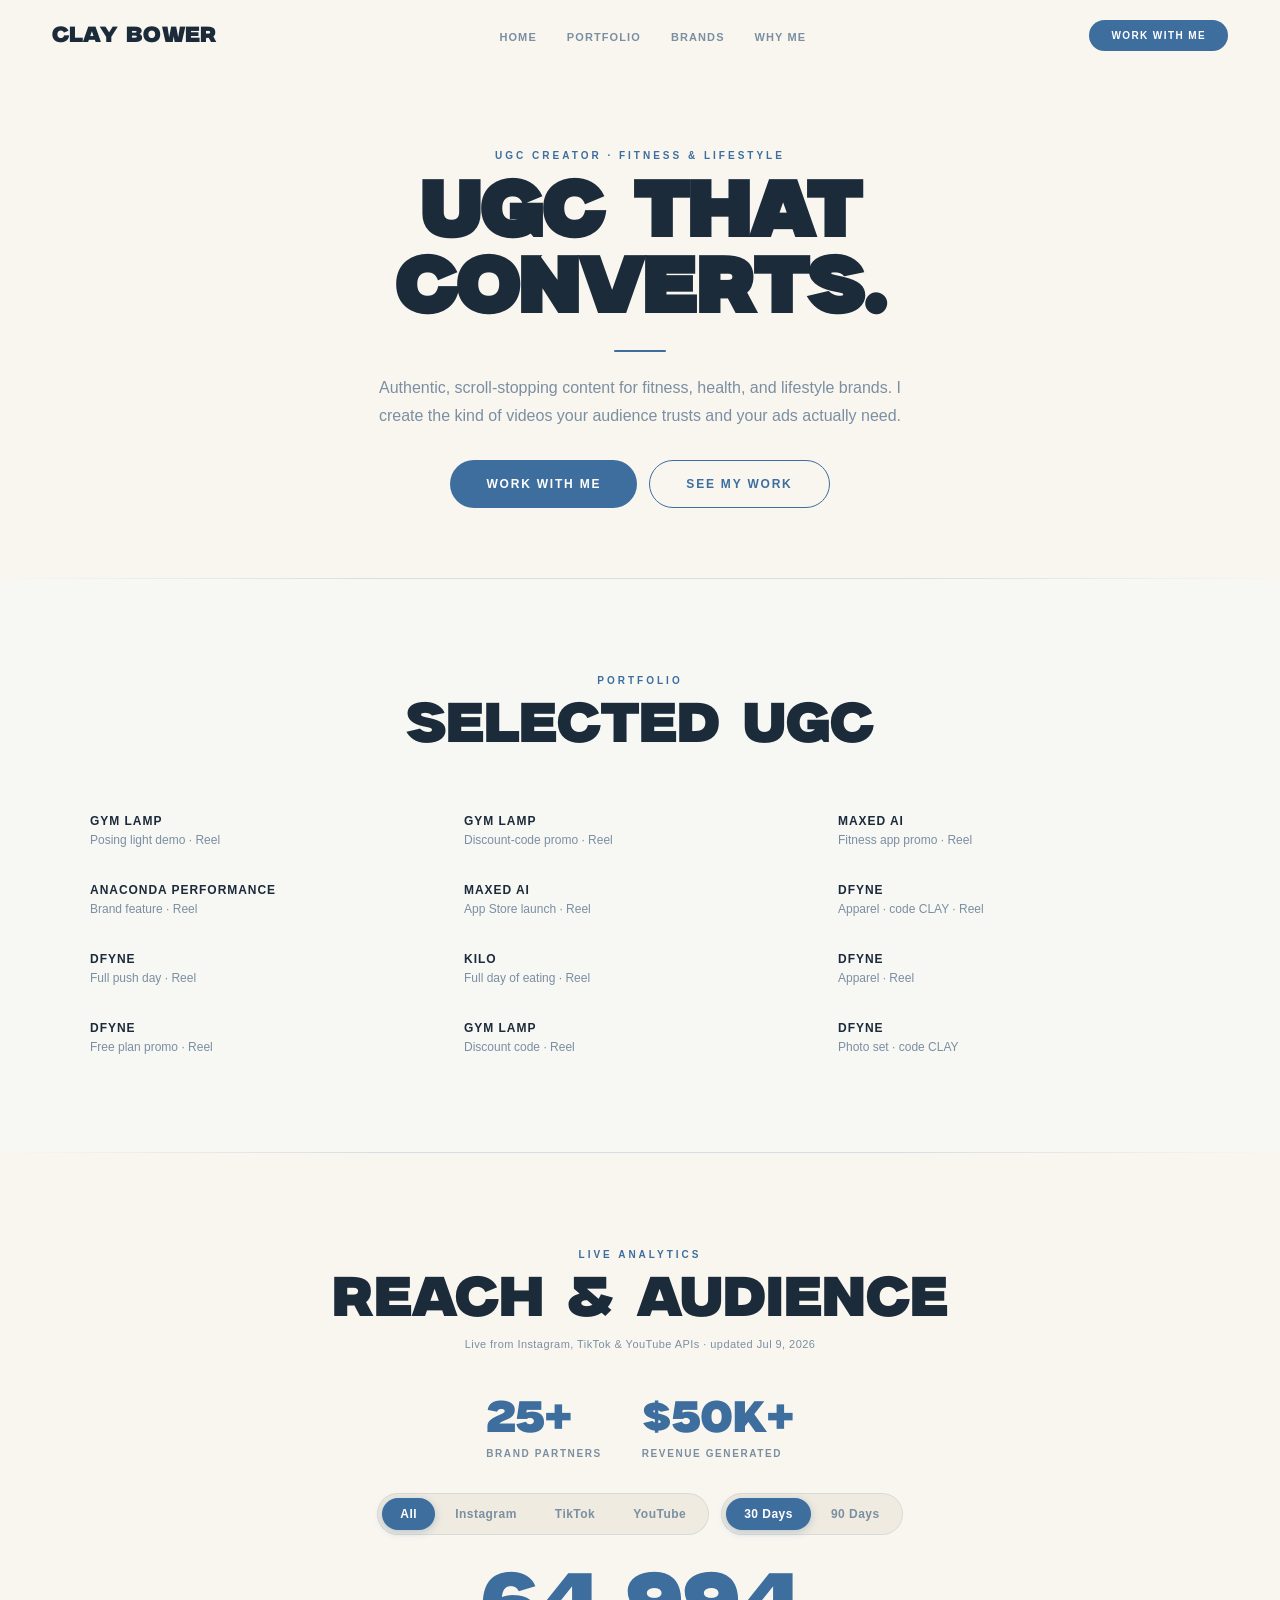
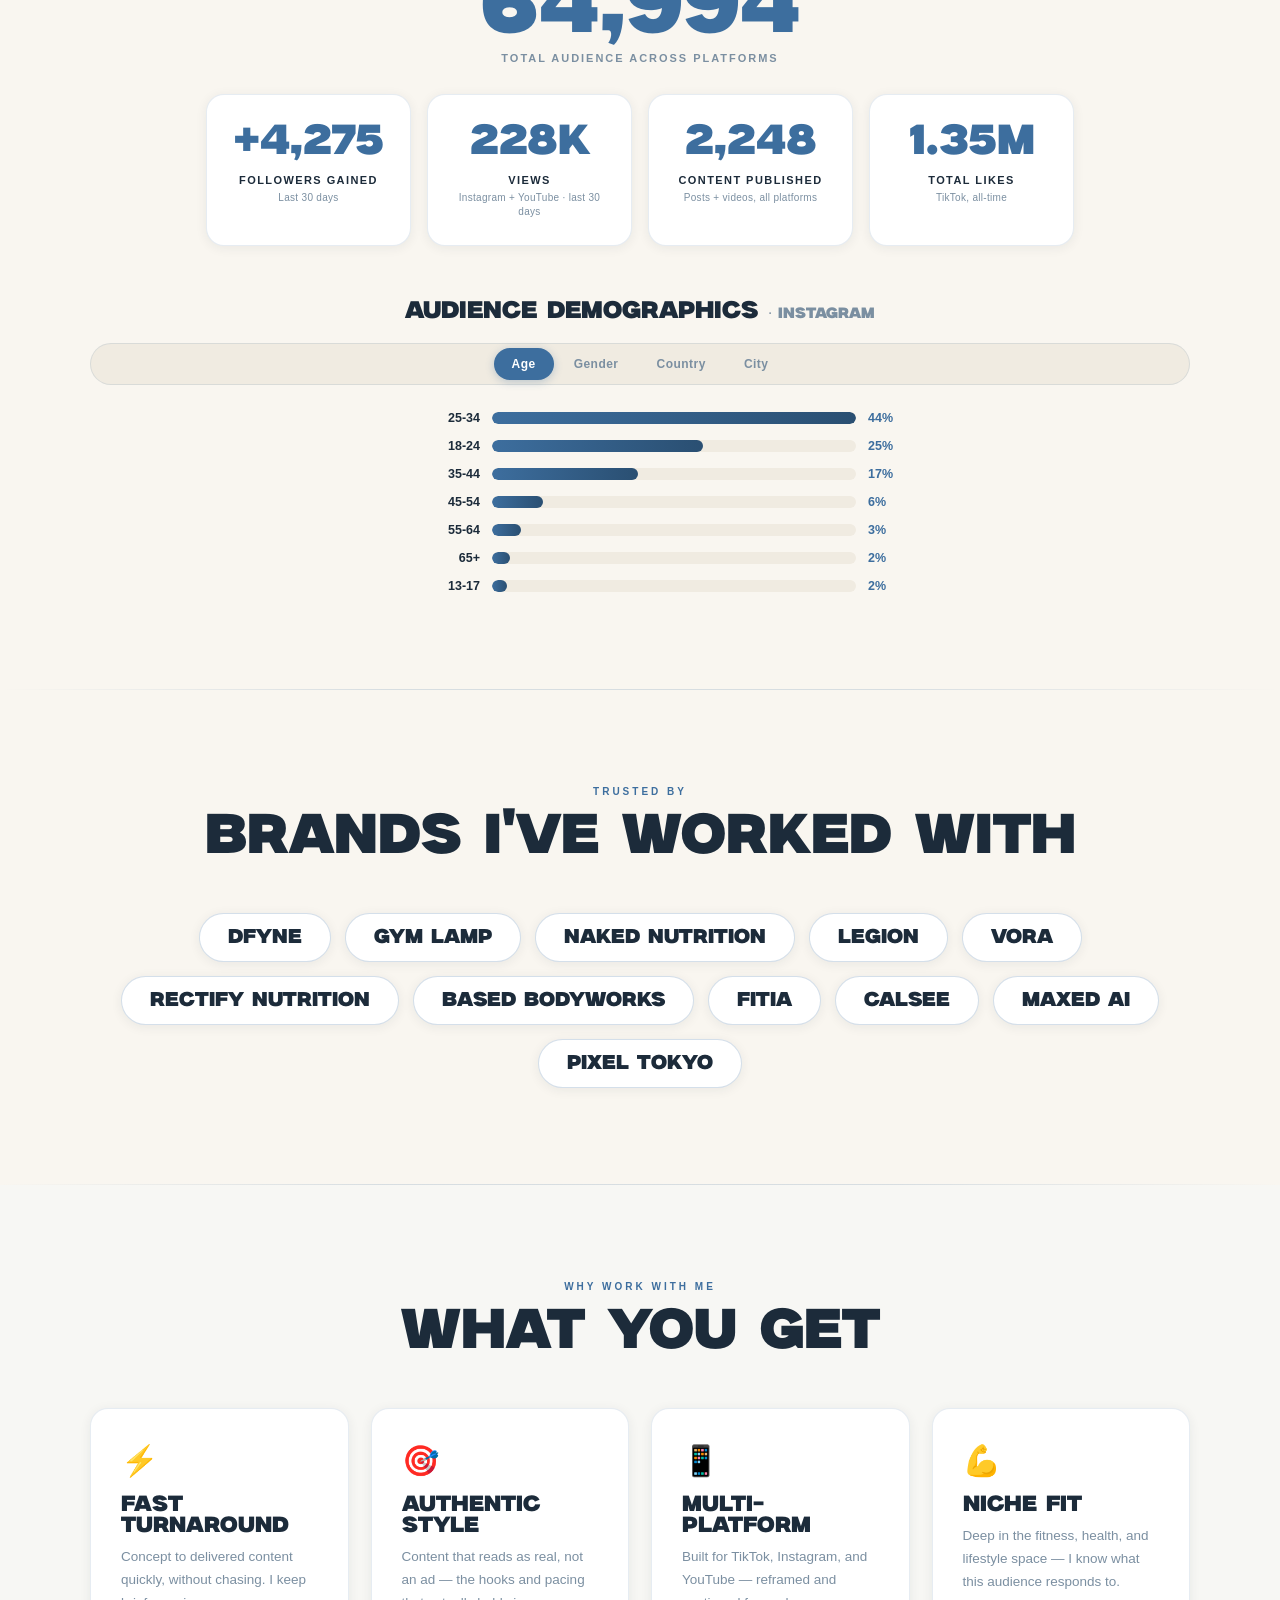
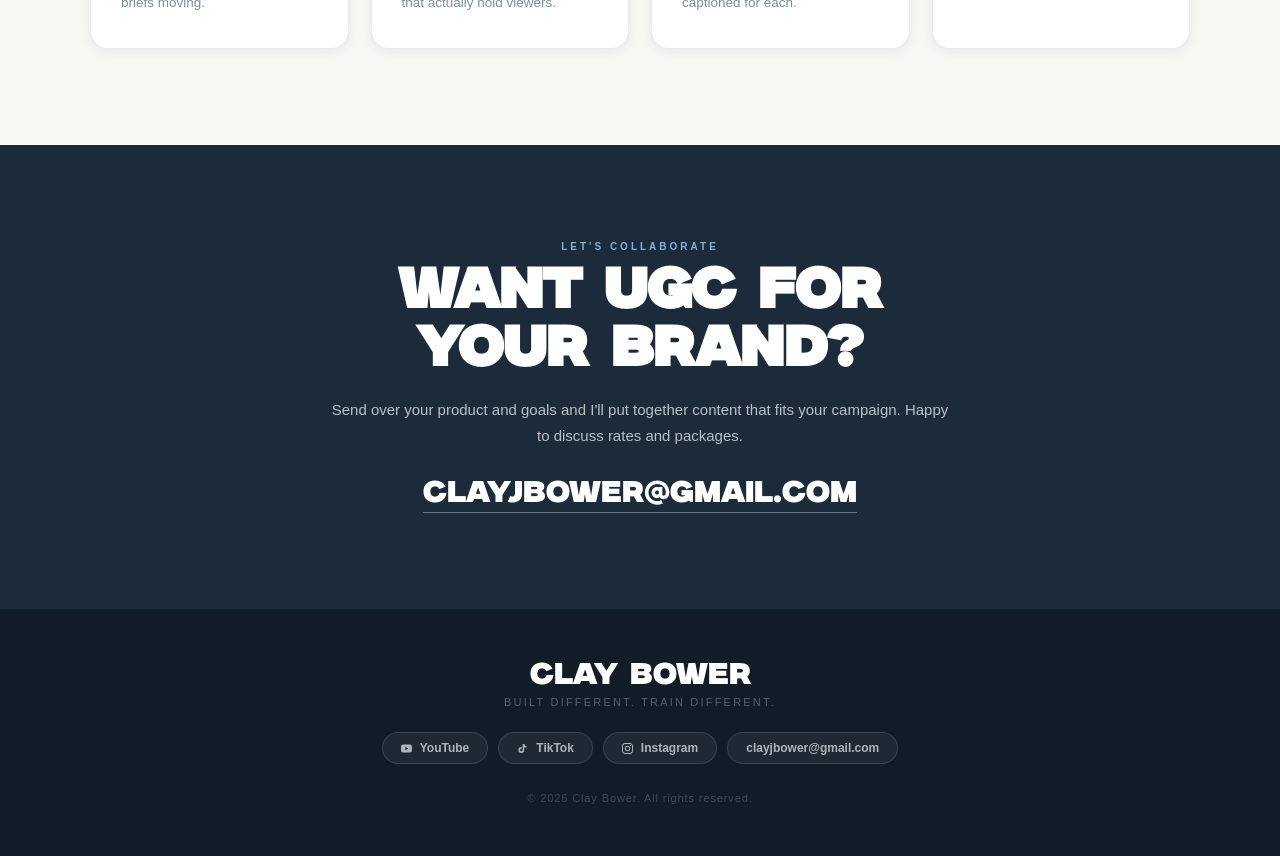
<file: ugc.html>
<!DOCTYPE html>
<html lang="en">
<head>
  <!-- Google tag (gtag.js) -->
  <script async src="https://www.googletagmanager.com/gtag/js?id=G-HXP9KEQV2J"></script>
  <script>
    window.dataLayer = window.dataLayer || [];
    function gtag(){dataLayer.push(arguments);}
    gtag('js', new Date());
    gtag('config', 'G-HXP9KEQV2J');
  </script>
  <meta charset="UTF-8" />
  <meta name="viewport" content="width=device-width, initial-scale=1.0" />
  <title>UGC Portfolio — Clay Bower</title>
  <meta name="description" content="User-generated content that converts. Clay Bower's UGC portfolio for fitness, health, and lifestyle brands." />
  <link rel="stylesheet" href="css/home.css?v=5" />
  <link rel="stylesheet" href="css/portfolio.css?v=7" />
  <!-- Umami Analytics -->
  <script defer src="https://cloud.umami.is/script.js" data-website-id="47e87197-86d9-484c-b3bd-1bc6d7f58949"></script>
</head>
<body>

<!-- ══ NAV ══ -->
<nav id="nav">
  <a href="index.html" class="nav-logo">Clay Bower</a>
  <ul class="nav-links" id="nav-links">
    <li><a href="index.html">Home</a></li>
    <li><a href="#reel">Portfolio</a></li>
    <li><a href="#brands">Brands</a></li>
    <li><a href="#why">Why Me</a></li>
  </ul>
  <a href="https://mail.google.com/mail/?view=cm&fs=1&to=clayjbower@gmail.com&su=UGC%20Collab" class="nav-cta-btn" target="_blank" rel="noopener">Work With Me</a>
  <button class="nav-hamburger" id="nav-hamburger" aria-label="Menu">
    <span></span><span></span><span></span>
  </button>
</nav>

<!-- ══ HERO ══ -->
<section class="pf-hero">
  <div class="pf-hero-inner">
    <p class="eyebrow">UGC Creator · Fitness & Lifestyle</p>
    <h1 class="pf-hero-title">UGC that<br>converts.</h1>
    <div class="hero-divider" style="margin: 0 auto 22px;"></div>
    <p class="pf-hero-sub">Authentic, scroll-stopping content for fitness, health, and lifestyle brands. I create the kind of videos your audience trusts and your ads actually need.</p>
    <div class="pf-hero-actions">
      <a href="https://mail.google.com/mail/?view=cm&fs=1&to=clayjbower@gmail.com&su=UGC%20Collab" class="btn btn-lg" target="_blank" rel="noopener">Work With Me</a>
      <a href="#reel" class="btn btn-outline btn-lg">See My Work</a>
    </div>
  </div>
</section>

<!-- ══ UGC VIDEO WALL ══ -->
<hr class="section-divider" />
<section id="reel" class="pf-section pf-section--alt">
  <div class="pf-inner">
    <div class="section-header reveal">
      <p class="eyebrow">Portfolio</p>
      <h2 class="section-title">Selected UGC</h2>
    </div>
    <!-- UGC reels via Instagram embed.js. Add more by copying a .ugc-card with a new permalink. -->
    <div class="ugc-grid">
      <div class="ugc-card reveal">
        <blockquote class="instagram-media" data-instgrm-permalink="https://www.instagram.com/p/DZ_AmwMtX62/" data-instgrm-version="14"></blockquote>
        <div class="ugc-caption">
          <div class="ugc-brand">Gym Lamp</div>
          <div class="ugc-hook">Posing light demo · Reel</div>
        </div>
      </div>
      <div class="ugc-card reveal reveal-delay-1">
        <blockquote class="instagram-media" data-instgrm-permalink="https://www.instagram.com/p/DVrbhN7kozC/" data-instgrm-version="14"></blockquote>
        <div class="ugc-caption">
          <div class="ugc-brand">Gym Lamp</div>
          <div class="ugc-hook">Discount-code promo · Reel</div>
        </div>
      </div>
      <div class="ugc-card reveal reveal-delay-2">
        <blockquote class="instagram-media" data-instgrm-permalink="https://www.instagram.com/p/DX5ae90Ji5o/" data-instgrm-version="14"></blockquote>
        <div class="ugc-caption">
          <div class="ugc-brand">Maxed AI</div>
          <div class="ugc-hook">Fitness app promo · Reel</div>
        </div>
      </div>
      <div class="ugc-card reveal reveal-delay-3">
        <blockquote class="instagram-media" data-instgrm-permalink="https://www.instagram.com/reel/DaG1G_Thzt8/" data-instgrm-version="14"></blockquote>
        <div class="ugc-caption">
          <div class="ugc-brand">Anaconda Performance</div>
          <div class="ugc-hook">Brand feature · Reel</div>
        </div>
      </div>
      <div class="ugc-card reveal">
        <blockquote class="instagram-media" data-instgrm-permalink="https://www.instagram.com/reel/DYcn79xPqFG/" data-instgrm-version="14"></blockquote>
        <div class="ugc-caption">
          <div class="ugc-brand">Maxed AI</div>
          <div class="ugc-hook">App Store launch · Reel</div>
        </div>
      </div>
      <div class="ugc-card reveal reveal-delay-1">
        <blockquote class="instagram-media" data-instgrm-permalink="https://www.instagram.com/reel/DUmCYlQAGo1/" data-instgrm-version="14"></blockquote>
        <div class="ugc-caption">
          <div class="ugc-brand">DFYNE</div>
          <div class="ugc-hook">Apparel · code CLAY · Reel</div>
        </div>
      </div>
      <div class="ugc-card reveal reveal-delay-2">
        <blockquote class="instagram-media" data-instgrm-permalink="https://www.instagram.com/reel/DX4uGbfvGS5/" data-instgrm-version="14"></blockquote>
        <div class="ugc-caption">
          <div class="ugc-brand">DFYNE</div>
          <div class="ugc-hook">Full push day · Reel</div>
        </div>
      </div>
      <div class="ugc-card reveal reveal-delay-3">
        <blockquote class="instagram-media" data-instgrm-permalink="https://www.instagram.com/p/DZqoenuB0dw/" data-instgrm-version="14"></blockquote>
        <div class="ugc-caption">
          <div class="ugc-brand">Kilo</div>
          <div class="ugc-hook">Full day of eating · Reel</div>
        </div>
      </div>
      <div class="ugc-card reveal">
        <blockquote class="instagram-media" data-instgrm-permalink="https://www.instagram.com/reel/DaGtZNIyPLj/" data-instgrm-version="14"></blockquote>
        <div class="ugc-caption">
          <div class="ugc-brand">DFYNE</div>
          <div class="ugc-hook">Apparel · Reel</div>
        </div>
      </div>
      <div class="ugc-card reveal reveal-delay-1">
        <blockquote class="instagram-media" data-instgrm-permalink="https://www.instagram.com/reel/DaOKikKyPVS/" data-instgrm-version="14"></blockquote>
        <div class="ugc-caption">
          <div class="ugc-brand">DFYNE</div>
          <div class="ugc-hook">Free plan promo · Reel</div>
        </div>
      </div>
      <div class="ugc-card reveal reveal-delay-2">
        <blockquote class="instagram-media" data-instgrm-permalink="https://www.instagram.com/reel/DX-Uy6UBNJD/" data-instgrm-version="14"></blockquote>
        <div class="ugc-caption">
          <div class="ugc-brand">Gym Lamp</div>
          <div class="ugc-hook">Discount code · Reel</div>
        </div>
      </div>
      <div class="ugc-card reveal reveal-delay-3">
        <blockquote class="instagram-media" data-instgrm-permalink="https://www.instagram.com/p/DVrEO8xFFxB/" data-instgrm-version="14"></blockquote>
        <div class="ugc-caption">
          <div class="ugc-brand">DFYNE</div>
          <div class="ugc-hook">Photo set · code CLAY</div>
        </div>
      </div>
    </div>
  </div>
</section>

<!-- ══ LIVE ANALYTICS ══ -->
<hr class="section-divider" />
<section id="analytics" class="pf-section">
  <div class="pf-inner">
    <div class="section-header reveal">
      <p class="eyebrow">Live Analytics</p>
      <h2 class="section-title">Reach &amp; Audience</h2>
      <p class="an-updated">Live from Instagram, TikTok &amp; YouTube APIs · updated <span data-an="updated">Jul 2026</span></p>
    </div>

    <div class="pf-stat-strip reveal" style="margin: 4px 0 34px;">
      <div>
        <div class="pf-stat-num">25+</div>
        <div class="pf-stat-label">Brand Partners</div>
      </div>
      <div>
        <div class="pf-stat-num">$50K+</div>
        <div class="pf-stat-label">Revenue Generated</div>
      </div>
    </div>

    <div class="an-controls reveal">
      <div class="an-toggle an-platforms">
        <button type="button" class="an-pill is-active" data-platform="all">All</button>
        <button type="button" class="an-pill" data-platform="instagram">Instagram</button>
        <button type="button" class="an-pill" data-platform="tiktok">TikTok</button>
        <button type="button" class="an-pill" data-platform="youtube">YouTube</button>
      </div>
      <div class="an-toggle an-periods">
        <button type="button" class="an-pill is-active" data-period="30d">30 Days</button>
        <button type="button" class="an-pill" data-period="90d">90 Days</button>
      </div>
    </div>

    <div class="an-headline reveal">
      <span class="an-headline-num" id="an-headline-num">64,826</span>
      <span class="an-headline-label" id="an-headline-label">Total Audience Across Platforms</span>
      <a class="an-headline-link" id="an-headline-link" target="_blank" rel="noopener" style="display:none;"></a>
    </div>

    <div class="an-stats an-tiles" id="an-stats">
      <div class="an-tile"><div class="an-tile-num">+4,923</div><div class="an-tile-label">Followers Gained<span>Last 30 days</span></div></div>
      <div class="an-tile"><div class="an-tile-num">272K</div><div class="an-tile-label">Views<span>Instagram + YouTube · last 30 days</span></div></div>
      <div class="an-tile"><div class="an-tile-num">2,241</div><div class="an-tile-label">Content Published<span>Posts + videos, all platforms</span></div></div>
      <div class="an-tile"><div class="an-tile-num">1.35M</div><div class="an-tile-label">Total Likes<span>TikTok, all-time</span></div></div>
    </div>

    <!-- Audience demographics — hidden until the IG demographics pull populates analytics.json -->
    <div class="an-demo" id="an-demo" style="display:none;">
      <div class="an-demo-head reveal">Audience Demographics <span>· Instagram</span></div>
      <div class="an-toggle an-demo-tabs reveal">
        <button type="button" class="an-pill is-active" data-demo="age">Age</button>
        <button type="button" class="an-pill" data-demo="gender">Gender</button>
        <button type="button" class="an-pill" data-demo="country">Country</button>
        <button type="button" class="an-pill" data-demo="city">City</button>
      </div>
      <div class="an-demo-bars reveal" id="an-demo-bars"></div>
    </div>
  </div>
</section>
<script>window.AN_FALLBACK = {
  "updated": "2026-07-09",
  "all": {
    "label": "All Platforms",
    "audience": 64994,
    "content": 2248,
    "likes": 1349665,
    "partners": "25+",
    "revenue": "$50K+",
    "growth": {
      "30d": 4275,
      "90d": 15094
    },
    "reach": {
      "30d": 228400,
      "90d": 964426
    }
  },
  "instagram": {
    "label": "Instagram",
    "handle": "@clayb0wer",
    "url": "https://instagram.com/clayb0wer",
    "followers": 29890,
    "followers_label": "Followers",
    "content": 355,
    "engagement": 2.8,
    "growth": {
      "30d": 3010,
      "90d": 11981
    },
    "reach": {
      "30d": 204679,
      "90d": 850918
    }
  },
  "tiktok": {
    "label": "TikTok",
    "handle": "@clayjbower",
    "url": "https://tiktok.com/@clayjbower",
    "followers": 32864,
    "followers_label": "Followers",
    "content": 1478,
    "likes": 1349665,
    "growth": {
      "30d": 1140,
      "90d": 2665
    },
    "reach": {
      "30d": null,
      "90d": null
    }
  },
  "youtube": {
    "label": "YouTube",
    "handle": "@clayjbower",
    "url": "https://youtube.com/@clayjbower",
    "followers": 2240,
    "followers_label": "Subscribers",
    "content": 415,
    "total_views": 640461,
    "avg_views": 1543,
    "growth": {
      "30d": 125,
      "90d": 448
    },
    "reach": {
      "30d": 23721,
      "90d": 113508
    }
  },
  "demographics": {
    "source": "Instagram",
    "age": [
      {
        "label": "25-34",
        "value": 13077
      },
      {
        "label": "18-24",
        "value": 7534
      },
      {
        "label": "35-44",
        "value": 5220
      },
      {
        "label": "45-54",
        "value": 1791
      },
      {
        "label": "55-64",
        "value": 1020
      },
      {
        "label": "65+",
        "value": 646
      },
      {
        "label": "13-17",
        "value": 551
      }
    ],
    "gender": [
      {
        "label": "Male",
        "value": 19365
      },
      {
        "label": "Unknown",
        "value": 8721
      },
      {
        "label": "Female",
        "value": 1753
      }
    ],
    "country": [
      {
        "label": "United States",
        "value": 7020
      },
      {
        "label": "Mexico",
        "value": 3116
      },
      {
        "label": "Brazil",
        "value": 2236
      },
      {
        "label": "United Kingdom",
        "value": 1180
      },
      {
        "label": "Germany",
        "value": 989
      },
      {
        "label": "Philippines",
        "value": 965
      },
      {
        "label": "Canada",
        "value": 813
      },
      {
        "label": "Indonesia",
        "value": 680
      }
    ],
    "city": [
      {
        "label": "Mexico City, Distrito Federal",
        "value": 414
      },
      {
        "label": "New York, New York",
        "value": 287
      },
      {
        "label": "Bangkok, Bangkok",
        "value": 246
      },
      {
        "label": "London, England",
        "value": 217
      },
      {
        "label": "Santiago, Santiago Metropolitan Region",
        "value": 189
      },
      {
        "label": "Lima, Lima Region",
        "value": 187
      },
      {
        "label": "Los Angeles, California",
        "value": 184
      },
      {
        "label": "S\u00e3o Paulo, S\u00e3o Paulo (state)",
        "value": 180
      }
    ]
  }
};</script>

<!-- ══ BRANDS ══ -->
<hr class="section-divider" />
<section id="brands" class="pf-section">
  <div class="pf-inner">
    <div class="section-header reveal">
      <p class="eyebrow">Trusted By</p>
      <h2 class="section-title">Brands I've Worked With</h2>
    </div>
    <div class="pf-brands reveal">
      <span class="pf-brand-pill">DFYNE</span>
      <span class="pf-brand-pill">Gym Lamp</span>
      <span class="pf-brand-pill">Naked Nutrition</span>
      <span class="pf-brand-pill">Legion</span>
      <span class="pf-brand-pill">Vora</span>
      <span class="pf-brand-pill">Rectify Nutrition</span>
      <span class="pf-brand-pill">Based Bodyworks</span>
      <span class="pf-brand-pill">Fitia</span>
      <span class="pf-brand-pill">Calsee</span>
      <span class="pf-brand-pill">Maxed AI</span>
      <span class="pf-brand-pill">Pixel Tokyo</span>
    </div>
  </div>
</section>

<!-- ══ WHY ME ══ -->
<hr class="section-divider" />
<section id="why" class="pf-section pf-section--alt">
  <div class="pf-inner">
    <div class="section-header reveal">
      <p class="eyebrow">Why Work With Me</p>
      <h2 class="section-title">What You Get</h2>
    </div>
    <div class="pf-cards pf-cards--four">
      <div class="pf-card reveal">
        <div class="pf-card-icon">⚡</div>
        <div class="pf-card-title">Fast Turnaround</div>
        <p class="pf-card-desc">Concept to delivered content quickly, without chasing. I keep briefs moving.</p>
      </div>
      <div class="pf-card reveal reveal-delay-1">
        <div class="pf-card-icon">🎯</div>
        <div class="pf-card-title">Authentic Style</div>
        <p class="pf-card-desc">Content that reads as real, not an ad — the hooks and pacing that actually hold viewers.</p>
      </div>
      <div class="pf-card reveal reveal-delay-2">
        <div class="pf-card-icon">📱</div>
        <div class="pf-card-title">Multi-Platform</div>
        <p class="pf-card-desc">Built for TikTok, Instagram, and YouTube — reframed and captioned for each.</p>
      </div>
      <div class="pf-card reveal reveal-delay-3">
        <div class="pf-card-icon">💪</div>
        <div class="pf-card-title">Niche Fit</div>
        <p class="pf-card-desc">Deep in the fitness, health, and lifestyle space — I know what this audience responds to.</p>
      </div>
    </div>
  </div>
</section>

<!-- ══ CTA BAND ══ -->
<section class="pf-cta">
  <div class="pf-cta-inner reveal">
    <p class="eyebrow">Let's Collaborate</p>
    <h2 class="pf-cta-title">Want UGC for your brand?</h2>
    <p class="pf-cta-sub">Send over your product and goals and I'll put together content that fits your campaign. Happy to discuss rates and packages.</p>
    <a href="https://mail.google.com/mail/?view=cm&fs=1&to=clayjbower@gmail.com&su=UGC%20Collab" class="pf-cta-email" target="_blank" rel="noopener">clayjbower@gmail.com</a>
  </div>
</section>

<!-- ══ FOOTER ══ -->
<footer>
  <div class="footer-name">Clay Bower</div>
  <p class="footer-tagline">Built Different. Train Different.</p>
  <div class="footer-socials">
    <a href="https://youtube.com/@clayjbower" class="footer-social-pill" target="_blank" rel="noopener">
      <svg width="11" height="11" fill="currentColor" viewBox="0 0 24 24"><path d="M23.498 6.186a3.016 3.016 0 0 0-2.122-2.136C19.505 3.545 12 3.545 12 3.545s-7.505 0-9.377.505A3.017 3.017 0 0 0 .502 6.186C0 8.07 0 12 0 12s0 3.93.502 5.814a3.016 3.016 0 0 0 2.122 2.136c1.871.505 9.376.505 9.376.505s7.505 0 9.377-.505a3.015 3.015 0 0 0 2.122-2.136C24 15.93 24 12 24 12s0-3.93-.502-5.814zM9.545 15.568V8.432L15.818 12l-6.273 3.568z"/></svg>
      YouTube
    </a>
    <a href="https://tiktok.com/@clayjbower" class="footer-social-pill" target="_blank" rel="noopener">
      <svg width="11" height="11" fill="currentColor" viewBox="0 0 24 24"><path d="M19.59 6.69a4.83 4.83 0 0 1-3.77-4.25V2h-3.45v13.67a2.89 2.89 0 0 1-2.88 2.5 2.89 2.89 0 0 1-2.89-2.89 2.89 2.89 0 0 1 2.89-2.89c.28 0 .54.04.79.1V9.01a6.32 6.32 0 0 0-.79-.05 6.34 6.34 0 0 0-6.34 6.34 6.34 6.34 0 0 0 6.34 6.34 6.34 6.34 0 0 0 6.33-6.34V8.69a8.18 8.18 0 0 0 4.78 1.52V6.78a4.85 4.85 0 0 1-1.01-.09z"/></svg>
      TikTok
    </a>
    <a href="https://instagram.com/clayb0wer" class="footer-social-pill" target="_blank" rel="noopener">
      <svg width="11" height="11" fill="currentColor" viewBox="0 0 24 24"><path d="M12 2.163c3.204 0 3.584.012 4.85.07 3.252.148 4.771 1.691 4.919 4.919.058 1.265.069 1.645.069 4.849 0 3.205-.012 3.584-.069 4.849-.149 3.225-1.664 4.771-4.919 4.919-1.266.058-1.644.07-4.85.07-3.204 0-3.584-.012-4.849-.07-3.26-.149-4.771-1.699-4.919-4.92-.058-1.265-.07-1.644-.07-4.849 0-3.204.013-3.583.07-4.849.149-3.227 1.664-4.771 4.919-4.919 1.266-.057 1.645-.069 4.849-.069zm0-2.163c-3.259 0-3.667.014-4.947.072-4.358.2-6.78 2.618-6.98 6.98-.059 1.281-.073 1.689-.073 4.948 0 3.259.014 3.668.072 4.948.2 4.358 2.618 6.78 6.98 6.98 1.281.058 1.689.072 4.948.072 3.259 0 3.668-.014 4.948-.072 4.354-.2 6.782-2.618 6.979-6.98.059-1.28.073-1.689.073-4.948 0-3.259-.014-3.667-.072-4.947-.196-4.354-2.617-6.78-6.979-6.98-1.281-.059-1.69-.073-4.949-.073zm0 5.838c-3.403 0-6.162 2.759-6.162 6.162s2.759 6.163 6.162 6.163 6.162-2.759 6.162-6.163c0-3.403-2.759-6.162-6.162-6.162zm0 10.162c-2.209 0-4-1.791-4-4 0-2.209 1.791-4 4-4s4 1.791 4 4c0 2.21-1.791 4-4 4zm6.406-11.845c-.796 0-1.441.645-1.441 1.44s.645 1.44 1.441 1.44c.795 0 1.439-.645 1.439-1.44s-.644-1.44-1.439-1.44z"/></svg>
      Instagram
    </a>
    <a href="mailto:clayjbower@gmail.com" class="footer-social-pill">clayjbower@gmail.com</a>
  </div>
  <p class="footer-copy">&copy; 2026 Clay Bower. All rights reserved.</p>
</footer>

<script src="js/portfolio.js?v=7"></script>
<script async src="//www.instagram.com/embed.js"></script>
</body>
</html>
</file>
<file: css/home.css>
/* ══════════════════════════════════════════════════════
   CLAY BOWER — HOME PAGE
   ══════════════════════════════════════════════════════ */

@font-face {
  font-family: 'Milker';
  src: url('../fonts/Milker.otf') format('opentype');
  font-weight: normal;
  font-style: normal;
  font-display: swap;
}

:root {
  --font-display: 'Milker', 'Georgia', serif;
  --font-body:    'Helvetica Neue', Helvetica, Arial, sans-serif;

  --cream:        #F9F6F0;
  --cream-deep:   #F0EBE1;
  --bg-secondary: #F5F5F2;
  --bg-transition: #F7F7F4;
  --white:        #FFFFFF;
  --blue:         #3D6E9E;
  --blue-light:   #EBF2F9;
  --blue-dark:    #2A4F72;
  --navy:         #1C2B3A;
  --text:         #2C3E50;
  --text-muted:   #7B8FA1;
  --border:       rgba(61,110,158,0.13);
  --border-mid:   rgba(61,110,158,0.22);

  --shadow-sm:    0 2px 12px rgba(28,43,58,0.07);
  --shadow-md:    0 4px 28px rgba(28,43,58,0.10);
  --shadow-lg:    0 8px 56px rgba(28,43,58,0.14);

  --radius:       18px;
  --radius-lg:    26px;
  --transition:   0.22s ease;
}

*, *::before, *::after { margin: 0; padding: 0; box-sizing: border-box; }
html { scroll-behavior: smooth; }
img { display: block; max-width: 100%; }
a { text-decoration: none; color: inherit; }
button { cursor: pointer; border: none; background: none; font: inherit; }

body {
  font-family: var(--font-body);
  background: var(--cream);
  color: var(--text);
  overflow-x: hidden;
  -webkit-font-smoothing: antialiased;
}

.eyebrow {
  font-size: 10px;
  font-weight: 700;
  letter-spacing: 0.3em;
  text-transform: uppercase;
  color: var(--blue);
  margin-bottom: 12px;
}

.section-title {
  font-family: var(--font-display);
  font-size: clamp(32px, 4.5vw, 56px);
  font-weight: normal;
  color: var(--navy);
  line-height: 1.0;
}

.section-header {
  text-align: center;
  margin-bottom: 48px;
}

.btn {
  display: inline-flex;
  align-items: center;
  justify-content: center;
  gap: 8px;
  background: var(--blue);
  color: var(--white);
  font-family: var(--font-body);
  font-size: 11px;
  font-weight: 700;
  letter-spacing: 0.15em;
  text-transform: uppercase;
  padding: 13px 28px;
  border-radius: 100px;
  transition: transform var(--transition), filter var(--transition), box-shadow var(--transition);
  white-space: nowrap;
  border: none;
  cursor: pointer;
}
.btn:hover {
  transform: scale(1.03) translateY(-1px);
  filter: brightness(0.9);
  box-shadow: 0 6px 20px rgba(61,110,158,0.3);
}
.btn-outline {
  background: transparent;
  color: var(--blue);
  border: 1.5px solid var(--blue);
}
.btn-outline:hover { background: var(--blue); color: white; filter: none; }
.btn-navy { background: var(--navy); }
.btn-red  { background: #FF0000; }
.btn-lg   { padding: 16px 36px; font-size: 12px; }

/* ── Nav ── */
#nav {
  position: fixed;
  top: 0; left: 0; right: 0;
  z-index: 200;
  padding: 20px 52px;
  display: flex;
  align-items: center;
  gap: 32px;
  background: rgba(249,246,240,0.94);
  backdrop-filter: blur(18px);
  -webkit-backdrop-filter: blur(18px);
  border-bottom: 1px solid transparent;
  transition: padding 0.3s, border-color 0.3s, box-shadow 0.3s;
}

#nav.scrolled {
  padding: 13px 52px;
  border-color: var(--border);
  box-shadow: var(--shadow-sm);
}

.nav-logo {
  font-family: var(--font-display);
  font-size: 22px;
  color: var(--navy);
  letter-spacing: 0.01em;
  flex-shrink: 0;
}

.nav-links {
  display: flex;
  align-items: center;
  justify-content: center;
  gap: 30px;
  list-style: none;
  flex: 1;
}

.nav-links a {
  font-size: 11px;
  font-weight: 600;
  letter-spacing: 0.1em;
  text-transform: uppercase;
  color: var(--text-muted);
  transition: color var(--transition);
}
.nav-links a:hover { color: var(--navy); }

.nav-newsletter {
  font-size: 10px;
  font-weight: 700;
  letter-spacing: 0.14em;
  text-transform: uppercase;
  color: var(--blue);
  background: var(--blue-light);
  border: 1.5px solid var(--border-mid);
  border-radius: 100px;
  padding: 9px 20px;
  cursor: pointer;
  transition: background var(--transition), transform var(--transition);
  white-space: nowrap;
  flex-shrink: 0;
}
.nav-newsletter:hover {
  background: var(--blue);
  color: white;
  transform: translateY(-1px);
}

/* ── Newsletter Modal ── */
.modal-overlay {
  display: none;
  position: fixed;
  inset: 0;
  background: rgba(28,43,58,0.55);
  backdrop-filter: blur(6px);
  z-index: 500;
  align-items: center;
  justify-content: center;
}
.modal-overlay.open { display: flex; }

.modal {
  background: var(--white);
  border-radius: var(--radius-lg);
  padding: 48px 52px;
  max-width: 440px;
  width: 90%;
  text-align: center;
  box-shadow: var(--shadow-lg);
  position: relative;
}
.modal-close {
  position: absolute;
  top: 18px; right: 22px;
  font-size: 22px;
  color: var(--text-muted);
  cursor: pointer;
  line-height: 1;
}
.modal-close:hover { color: var(--navy); }
.modal h3 {
  font-family: var(--font-display);
  font-size: 32px;
  color: var(--navy);
  margin-bottom: 10px;
}
.modal p {
  font-size: 14px;
  color: var(--text-muted);
  line-height: 1.7;
  margin-bottom: 28px;
}
.modal-form { display: flex; flex-direction: column; gap: 12px; }
.modal-form input {
  padding: 14px 18px;
  border-radius: 100px;
  border: 1.5px solid var(--border-mid);
  font-family: var(--font-body);
  font-size: 14px;
  color: var(--text);
  background: var(--cream);
  outline: none;
  text-align: center;
  transition: border-color var(--transition);
}
.modal-form input:focus { border-color: var(--blue); }
.modal-form button { width: 100%; }

/* ── Hero ── */
#hero {
  padding: 140px 52px 100px;
  background: var(--cream);
}

.hero-grid {
  max-width: 1100px;
  margin: 0 auto;
  display: grid;
  grid-template-columns: 500px 1fr;
  gap: 80px;
  align-items: center;
}

.hero-photo-wrap {
  perspective: 1000px;
  align-self: flex-start;
  margin-top: 20px;
}

.hero-photo {
  width: 100%;
  border-radius: var(--radius-lg);
  overflow: hidden;
  box-shadow: var(--shadow-lg);
  transition: transform 0.1s ease-out;
  will-change: transform;
}

.hero-photo img {
  width: 100%;
  height: auto;
  display: block;
}

.hero-name {
  font-family: var(--font-display);
  font-size: clamp(56px, 8vw, 100px);
  font-weight: normal;
  line-height: 0.92;
  color: var(--navy);
  letter-spacing: -0.01em;
  margin-bottom: 22px;
}

.hero-divider {
  width: 52px;
  height: 2px;
  background: var(--blue);
  margin-bottom: 22px;
  border-radius: 2px;
}

.hero-tagline {
  font-style: italic;
  font-size: 16px;
  color: var(--text-muted);
  margin-bottom: 36px;
  line-height: 1.5;
}

.hero-socials {
  display: flex;
  flex-wrap: wrap;
  gap: 10px;
  margin-bottom: 36px;
}

.social-pill {
  display: inline-flex;
  align-items: center;
  gap: 7px;
  background: var(--white);
  border: 1.5px solid var(--border-mid);
  border-radius: 100px;
  padding: 9px 18px;
  font-size: 12px;
  font-weight: 600;
  color: var(--text);
  transition: border-color var(--transition), transform var(--transition), box-shadow var(--transition);
}
.social-pill:hover {
  border-color: var(--blue);
  color: var(--blue);
  transform: translateY(-2px);
  box-shadow: var(--shadow-sm);
}

/* ── Section Divider ── */
.section-divider {
  border: none;
  height: 1px;
  background: linear-gradient(to right, transparent, rgba(61,110,158,0.18) 30%, rgba(61,110,158,0.18) 70%, transparent);
  margin: 0;
}

/* ── Photo Marquee ── */
#marquee {
  padding: 48px 0;
  overflow: hidden;
  background: var(--cream);
  border-top: 1px solid var(--border);
  border-bottom: 1px solid var(--border);
}

.marquee-track {
  display: flex;
  gap: 14px;
  animation: marquee-scroll 50s linear infinite;
  width: max-content;
}

.marquee-photo {
  width: 140px;
  height: 250px;
  border-radius: 14px;
  overflow: hidden;
  flex-shrink: 0;
  box-shadow: var(--shadow-sm);
  background: var(--cream-deep);
}
.marquee-photo img {
  width: 100%;
  height: 100%;
  object-fit: contain;
  transition: transform 0.4s ease;
}
.marquee-photo:hover img { transform: scale(1.06); }

@keyframes marquee-scroll {
  0%   { transform: translateX(0); }
  100% { transform: translateX(-50%); }
}

/* ── About ── */
#about {
  padding: 80px 52px;
  background: var(--bg-transition);
}

.about-inner {
  max-width: 1100px;
  margin: 0 auto;
  display: grid;
  grid-template-columns: 1fr 1fr;
  gap: 80px;
  align-items: center;
}

.about-inner .eyebrow { margin-bottom: 12px; }
.about-inner .section-title { margin-bottom: 20px; font-size: clamp(28px, 3.5vw, 44px); }

.about-body {
  font-size: 14.5px;
  line-height: 1.8;
  color: var(--text-muted);
  margin-bottom: 0;
}

/* 2×2 stats card */
.stats-card-2x2 {
  background: var(--blue);
  border-radius: var(--radius-lg);
  box-shadow: var(--shadow-md);
  border: none;
  display: grid;
  grid-template-columns: 1fr 1fr;
  overflow: hidden;
}

.stats-card-2x2 .stat-item {
  padding: 40px 28px;
  text-align: center;
  border-right: 1px solid rgba(255,255,255,0.15);
  border-bottom: 1px solid rgba(255,255,255,0.15);
}
.stats-card-2x2 .stat-item:nth-child(even) { border-right: none; }
.stats-card-2x2 .stat-item:nth-child(n+3) { border-bottom: none; }

.stats-card-2x2 .stat-num {
  font-family: var(--font-display);
  font-size: 36px;
  color: var(--white);
  line-height: 1;
  margin-bottom: 8px;
}

.stats-card-2x2 .stat-label {
  font-size: 10px;
  font-weight: 700;
  letter-spacing: 0.14em;
  text-transform: uppercase;
  color: rgba(255,255,255,0.6);
}

/* ── Programs ── */
#programs {
  padding: 100px 52px;
  background: var(--cream);
}

.program-card {
  max-width: 800px;
  margin: 0 auto;
  background: var(--white);
  border-radius: var(--radius-lg);
  box-shadow: var(--shadow-lg);
  overflow: hidden;
  display: grid;
  grid-template-columns: 42% 1fr;
  cursor: pointer;
  text-decoration: none;
  color: inherit;
  border-top: 3px solid var(--blue);
  border: 1px solid var(--border);
  border-top: 3px solid var(--blue);
  transform-style: preserve-3d;
  transition: box-shadow 0.3s;
  will-change: transform;
}

.program-card:hover { box-shadow: 0 24px 64px rgba(28,43,58,0.18); }

.program-card-img {
  position: relative;
  overflow: hidden;
  min-height: 360px;
}
.program-card-img img {
  width: 100%;
  height: 100%;
  object-fit: contain;
  object-position: center top;
  transition: transform 0.45s ease;
}
.program-card:hover .program-card-img img { transform: scale(1.05); }

.program-card-body {
  padding: 44px 48px;
  display: flex;
  flex-direction: column;
  justify-content: center;
  gap: 18px;
}

.program-badge {
  display: inline-block;
  font-size: 9px;
  font-weight: 700;
  letter-spacing: 0.22em;
  text-transform: uppercase;
  background: var(--blue-light);
  border: 1px solid var(--border-mid);
  border-radius: 100px;
  padding: 6px 14px;
  color: var(--blue);
  align-self: flex-start;
}

.program-name {
  font-family: var(--font-display);
  font-size: 40px;
  line-height: 1.0;
  color: var(--navy);
}

.program-desc {
  font-size: 14px;
  line-height: 1.78;
  color: var(--text-muted);
}

.program-pricing {
  display: flex;
  align-items: baseline;
  gap: 12px;
}
.program-price-new {
  font-family: var(--font-display);
  font-size: 34px;
  color: var(--blue);
}
.program-price-old {
  font-family: var(--font-display);
  font-size: 22px;
  color: var(--text-muted);
  text-decoration: line-through;
}

.program-cta-link {
  display: inline-flex;
  align-items: center;
  gap: 8px;
  font-size: 11px;
  font-weight: 700;
  letter-spacing: 0.12em;
  text-transform: uppercase;
  color: var(--blue);
  border-bottom: 1.5px solid var(--blue);
  padding-bottom: 3px;
  align-self: flex-start;
  transition: gap 0.2s;
}
.program-card:hover .program-cta-link { gap: 14px; }

/* ── Testimonials (auto-scroll marquee) ── */
#testimonials {
  padding: 60px 0;
  background: var(--bg-secondary);
  overflow: hidden;
}

.testimonials-header {
  text-align: center;
  margin-bottom: 28px;
  padding: 0 52px;
}

.testimonials-header .eyebrow { margin-bottom: 8px; }
.testimonials-header .section-title { font-size: clamp(18px, 2.5vw, 28px); }

.testi-track {
  display: flex;
  gap: 16px;
  animation: testi-scroll 38s linear infinite;
  width: max-content;
}
.testi-track:hover { animation-play-state: paused; }

@keyframes testi-scroll {
  0%   { transform: translateX(0); }
  100% { transform: translateX(-50%); }
}

.testi-card {
  background: var(--white);
  border-radius: var(--radius);
  padding: 20px 22px;
  min-width: 260px;
  max-width: 280px;
  flex-shrink: 0;
  box-shadow: var(--shadow-sm);
  border: 1px solid var(--border);
  display: flex;
  flex-direction: column;
  min-height: 220px;
}

.testi-stars {
  color: #C5A55A;
  font-size: 11px;
  letter-spacing: 2px;
  margin-bottom: 9px;
}

.testi-text {
  font-size: 12.5px;
  font-style: italic;
  line-height: 1.7;
  color: var(--text);
  margin-bottom: 13px;
}

.testi-author { display: flex; align-items: center; gap: 10px; margin-top: auto; }

.testi-avatar {
  width: 32px; height: 32px;
  border-radius: 50%;
  background: var(--blue-light);
  display: flex; align-items: center; justify-content: center;
  font-size: 15px;
  flex-shrink: 0;
}

.testi-name {
  font-size: 13px;
  font-weight: 700;
  color: var(--navy);
  line-height: 1.2;
}

.testi-handle {
  font-size: 11px;
  color: var(--text-muted);
}

/* ── Codes ── */
#codes {
  padding: 100px 52px;
  background: var(--cream);
}

.codes-grid {
  max-width: 820px;
  margin: 0 auto;
  display: grid;
  grid-template-columns: 1fr 1fr;
  gap: 20px;
}

.code-card {
  background: #FDFBF8;
  border-radius: var(--radius-lg);
  border: 1.5px solid rgba(61,110,158,0.18);
  box-shadow: 0 4px 24px rgba(28,43,58,0.07);
  transition: box-shadow var(--transition), transform var(--transition);
  text-align: center;
}
.code-card:hover {
  box-shadow: var(--shadow-md);
  transform: translateY(-4px);
}

.code-card-photo {
  margin: 14px 14px 0;
  border-radius: 12px;
  overflow: hidden;
}
.code-card-photo img {
  width: 100%;
  height: auto;
  display: block;
  transition: transform 0.4s ease;
}
.code-card:hover .code-card-photo img { transform: scale(1.05); }

.code-card-body { padding: 20px 22px 24px; }

.code-brand {
  font-family: var(--font-display);
  font-size: 24px;
  color: var(--navy);
  margin-bottom: 6px;
  letter-spacing: 0.04em;
}

.code-desc {
  font-size: 12px;
  color: var(--text-muted);
  line-height: 1.6;
  margin-bottom: 16px;
}

.code-pill-btn {
  display: inline-flex;
  align-items: center;
  gap: 12px;
  background: var(--navy);
  color: var(--white);
  border-radius: 100px;
  padding: 14px 24px;
  cursor: pointer;
  transition: transform 0.2s, filter 0.2s, background 0.2s;
  border: none;
  font-family: var(--font-body);
  width: 100%;
  justify-content: center;
}
.code-pill-btn:hover { transform: scale(1.03); filter: brightness(1.15); }
.code-pill-btn.copied { background: #2a6e36; }

.code-value {
  font-size: 18px;
  font-weight: 700;
  letter-spacing: 0.2em;
}

.code-copy-hint {
  font-size: 9px;
  font-weight: 700;
  letter-spacing: 0.2em;
  text-transform: uppercase;
  opacity: 0.5;
  border-left: 1px solid rgba(255,255,255,0.25);
  padding-left: 12px;
}

.code-shop-link {
  display: block;
  margin-top: 14px;
  font-size: 11px;
  font-weight: 700;
  letter-spacing: 0.12em;
  text-transform: uppercase;
  color: var(--text-muted);
  transition: color 0.2s;
}
.code-shop-link:hover { color: var(--blue); }

/* ── YouTube ── */
#watch {
  padding: 56px 52px;
  background: var(--bg-secondary);
}

#watch .section-header {
  margin-bottom: 28px;
}

#watch .section-title {
  font-size: clamp(16px, 2.2vw, 26px);
}

.video-wrap {
  max-width: 560px;
  margin: 0 auto;
  border-radius: var(--radius-lg);
  overflow: hidden;
  box-shadow: var(--shadow-lg);
  aspect-ratio: 16 / 9;
  background: #000;
}

.video-wrap iframe {
  width: 100%;
  height: 100%;
  border: none;
  display: block;
}

.video-actions {
  display: flex;
  justify-content: center;
  gap: 12px;
  margin-top: 20px;
  flex-wrap: wrap;
}

.video-actions .btn {
  font-size: 10px;
  padding: 10px 20px;
}

/* ── Tip Jar ── */
#tip-jar {
  padding: 100px 52px;
  background: var(--cream);
  text-align: center;
}

.tip-jar-inner {
  max-width: 560px;
  margin: 0 auto;
}

.tip-jar-inner .section-title { margin-bottom: 12px; }

.tip-jar-sub {
  font-size: 14px;
  color: var(--text-muted);
  line-height: 1.7;
  margin-bottom: 36px;
}

.tip-buttons {
  display: flex;
  justify-content: center;
  gap: 14px;
  flex-wrap: wrap;
}

.tip-btn {
  display: inline-flex;
  align-items: center;
  gap: 9px;
  background: var(--white);
  border: 1.5px solid var(--border-mid);
  border-radius: 100px;
  padding: 14px 28px;
  font-size: 13px;
  font-weight: 700;
  color: var(--navy);
  cursor: pointer;
  transition: background var(--transition), border-color var(--transition), transform var(--transition), box-shadow var(--transition);
  text-decoration: none;
}
.tip-btn:hover {
  background: var(--blue-light);
  border-color: var(--blue);
  color: var(--blue);
  transform: translateY(-2px);
  box-shadow: var(--shadow-sm);
}

/* ── Work With Me ── */
#work-with-me {
  padding: 100px 52px;
  background: var(--cream);
  text-align: center;
}

.work-inner { max-width: 600px; margin: 0 auto; }

.work-eyebrow {
  font-size: 10px;
  font-weight: 700;
  letter-spacing: 0.3em;
  text-transform: uppercase;
  color: var(--blue);
  margin-bottom: 16px;
}

.work-title {
  font-family: var(--font-display);
  font-size: clamp(36px, 5vw, 58px);
  color: var(--navy);
  line-height: 1.0;
  margin-bottom: 18px;
}

.work-sub {
  font-size: 15px;
  color: var(--text-muted);
  line-height: 1.75;
  margin-bottom: 36px;
}

.work-email {
  font-family: var(--font-display);
  font-size: clamp(20px, 3vw, 30px);
  color: var(--navy);
  border-bottom: 1.5px solid var(--border-mid);
  padding-bottom: 4px;
  transition: border-color var(--transition), color var(--transition);
  display: inline-block;
}
.work-email:hover {
  color: var(--blue);
  border-color: var(--blue);
}

/* ── Footer ── */
footer {
  background: #111C27;
  padding: 52px;
  text-align: center;
}

.footer-name {
  font-family: var(--font-display);
  font-size: 30px;
  color: var(--white);
  margin-bottom: 6px;
}

.footer-tagline {
  font-size: 11px;
  color: rgba(255,255,255,0.3);
  letter-spacing: 0.2em;
  text-transform: uppercase;
  margin-bottom: 24px;
}

.footer-socials {
  display: flex;
  justify-content: center;
  gap: 10px;
  flex-wrap: wrap;
  margin-bottom: 28px;
}

.footer-social-pill {
  display: inline-flex;
  align-items: center;
  gap: 8px;
  background: rgba(255,255,255,0.06);
  border: 1px solid rgba(255,255,255,0.12);
  border-radius: 100px;
  padding: 8px 18px;
  font-size: 12px;
  font-weight: 600;
  color: rgba(255,255,255,0.65);
  transition: background 0.2s, transform 0.2s;
}
.footer-social-pill:hover {
  background: rgba(255,255,255,0.13);
  transform: translateY(-2px);
}

.footer-copy {
  font-size: 11px;
  color: rgba(255,255,255,0.2);
  letter-spacing: 0.08em;
}

/* ── Hamburger (hidden on desktop) ── */
.nav-hamburger {
  display: none;
  flex-direction: column;
  gap: 5px;
  padding: 6px;
  cursor: pointer;
  z-index: 300;
}
.nav-hamburger span {
  display: block;
  width: 22px;
  height: 2px;
  background: var(--navy);
  border-radius: 2px;
  transition: transform 0.3s, opacity 0.3s;
}
.nav-open .nav-hamburger span:nth-child(1) { transform: translateY(7px) rotate(45deg); }
.nav-open .nav-hamburger span:nth-child(2) { opacity: 0; }
.nav-open .nav-hamburger span:nth-child(3) { transform: translateY(-7px) rotate(-45deg); }

/* ══════════════════════════════════════════════════════
   RESPONSIVE — TABLET (≤ 900px)
   ══════════════════════════════════════════════════════ */
@media (max-width: 900px) {
  /* Nav */
  #nav { padding: 16px 24px; }
  #nav.scrolled { padding: 12px 24px; }
  .nav-newsletter { display: none; }
  .nav-hamburger { display: flex; }

  .nav-links {
    display: none;
    position: absolute;
    top: 100%;
    left: 0; right: 0;
    background: rgba(249,246,240,0.98);
    backdrop-filter: blur(20px);
    -webkit-backdrop-filter: blur(20px);
    flex-direction: row;
    align-items: center;
    justify-content: center;
    gap: 24px;
    z-index: 250;
    padding: 14px 18px;
    list-style: none;
    border-bottom: 1px solid var(--border);
    box-shadow: var(--shadow-sm);
  }
  .nav-open .nav-links { display: flex; }
  .nav-links li { text-align: center; }
  .nav-links a { font-size: 11px; letter-spacing: 0.12em; color: var(--navy); }

  /* Hero */
  #hero { padding: 100px 24px 60px; }
  .hero-grid {
    grid-template-columns: 1fr;
    gap: 40px;
    max-width: 100%;
  }
  .hero-photo-wrap { order: -1; max-width: 360px; margin: 0 auto; }
  .hero-text { text-align: center; }
  .hero-name { font-size: clamp(48px, 12vw, 80px); }
  .hero-divider { margin: 0 auto 22px; }
  .hero-socials { justify-content: center; }

  /* Marquee */
  #marquee { padding: 32px 0; }
  .marquee-photo { width: 120px; height: 210px; }

  /* About */
  #about { padding: 56px 24px; }
  .about-inner {
    grid-template-columns: 1fr;
    gap: 36px;
    max-width: 100%;
  }
  .about-inner > div:first-child { text-align: center; }

  /* Programs */
  #programs { padding: 60px 24px; }
  .program-card {
    grid-template-columns: 1fr;
    max-width: 100%;
  }
  .program-card-img { min-height: 280px; }

  /* Testimonials */
  #testimonials { padding: 48px 0; }
  .testimonials-header { padding: 0 24px; }

  /* Codes */
  #codes { padding: 60px 24px; }
  .codes-grid {
    grid-template-columns: 1fr;
    max-width: 400px;
    margin: 0 auto;
  }

  /* YouTube */
  #watch { padding: 48px 24px; }
  .video-wrap { max-width: 100%; }

  /* Tip Jar */
  #tip-jar { padding: 60px 24px; }
  .tip-buttons { flex-direction: column; align-items: center; }

  /* Work With Me */
  #work-with-me { padding: 60px 24px; }

  /* Footer */
  footer { padding: 40px 24px; }
  .footer-socials { gap: 8px; }
}

/* ══════════════════════════════════════════════════════
   RESPONSIVE — MOBILE (≤ 480px)
   ══════════════════════════════════════════════════════ */
@media (max-width: 480px) {
  #nav { padding: 14px 18px; }
  .nav-logo { font-size: 18px; }

  #hero { padding: 90px 18px 48px; }
  .hero-photo-wrap { max-width: 280px; }
  .hero-name { font-size: clamp(40px, 14vw, 60px); }
  .hero-tagline { font-size: 14px; }
  .hero-socials { gap: 8px; }
  .social-pill { font-size: 11px; padding: 7px 14px; }

  #marquee { padding: 24px 0; }
  .marquee-photo { width: 100px; height: 178px; border-radius: 10px; }

  #about { padding: 44px 18px; }
  .about-inner { gap: 28px; }
  .about-inner .section-title { font-size: clamp(24px, 7vw, 36px); }
  .stats-card-2x2 .stat-item { padding: 28px 16px; }
  .stats-card-2x2 .stat-num { font-size: 28px; }

  #programs { padding: 44px 18px; }
  .program-card-body { padding: 28px 24px; }
  .program-name { font-size: 32px; }
  .program-price-new { font-size: 28px; }

  #testimonials { padding: 36px 0; }
  .testimonials-header { padding: 0 18px; margin-bottom: 20px; }
  .testi-card { min-width: 240px; max-width: 260px; padding: 16px 18px; }
  .testi-text { font-size: 12px; }

  #codes { padding: 44px 18px; }
  .codes-grid { max-width: 100%; }
  .code-brand { font-size: 20px; }

  #watch { padding: 36px 18px; }
  #watch .section-header { margin-bottom: 20px; }

  #tip-jar { padding: 44px 18px; }
  .tip-jar-inner .section-title { font-size: clamp(28px, 7vw, 40px); }
  .tip-btn { padding: 12px 22px; font-size: 12px; width: 100%; justify-content: center; }

  #work-with-me { padding: 48px 18px; }
  .work-title { font-size: clamp(28px, 8vw, 44px); }
  .work-email { font-size: clamp(16px, 4.5vw, 24px); }

  footer { padding: 32px 18px; }
  .footer-name { font-size: 24px; }
  .footer-social-pill { font-size: 11px; padding: 7px 14px; }

  /* Modal */
  .modal { padding: 36px 24px; max-width: 92%; }
  .modal h3 { font-size: 26px; }

  /* Section dividers */
  .section-divider { margin: 0 18px; }
  .section-header { margin-bottom: 32px; }
  .section-title { font-size: clamp(24px, 6vw, 44px); }
  .btn { font-size: 10px; padding: 12px 24px; }
  .btn-lg { padding: 14px 28px; }
}

/* ── Fake Instagram post (UGC card on homepage) ── */
.ig-head { display: flex; align-items: center; gap: 10px; padding: 12px 14px 10px; text-align: left; }
.ig-avatar { width: 34px; height: 34px; border-radius: 50%; object-fit: cover; }
.ig-user { font-size: 13px; font-weight: 700; color: var(--navy); line-height: 1.2; }
.ig-loc { font-size: 11px; color: var(--text-muted); }
.ig-dots { margin-left: auto; color: var(--text-muted); font-weight: 700; letter-spacing: 1px; }
.ig-img { aspect-ratio: 4 / 5; overflow: hidden; }
.ig-img img { width: 100%; height: 100%; object-fit: cover; }
.ig-actions { display: flex; align-items: center; gap: 14px; padding: 12px 14px 0; }
.ig-actions svg { width: 22px; height: 22px; display: block; }
.ig-bookmark { margin-left: auto; }
.ig-likes { font-size: 13px; font-weight: 700; color: var(--navy); padding: 9px 14px 0; text-align: left; }
.ig-caption { font-size: 12.5px; color: var(--text); padding: 4px 14px 0; text-align: left; line-height: 1.5; }
.ig-caption strong { color: var(--navy); }
.ig-comments { font-size: 12px; color: var(--text-muted); padding: 4px 14px 0; text-align: left; }

/* ── Printed-photo look (Photo & Video card on homepage) ── */
.photo-print-wrap { padding: 30px 30px 0; }
.photo-print {
  background: #fff;
  padding: 14px 14px 18px;
  border: 1px solid rgba(28,43,58,0.08);
  box-shadow: 0 14px 34px rgba(28,43,58,0.22);
  transform: rotate(-2deg);
  margin: 10px auto 0;
  max-width: 88%;
  transition: transform 0.3s ease, box-shadow 0.3s ease;
}
.code-card:hover .photo-print {
  transform: rotate(0deg) scale(1.02);
  box-shadow: 0 20px 44px rgba(28,43,58,0.28);
}
.photo-print-img { aspect-ratio: 4 / 5; overflow: hidden; }
.photo-print-img img { width: 100%; height: 100%; object-fit: cover; }
.photo-print-caption {
  font-family: Georgia, serif;
  font-style: italic;
  font-size: 13px;
  color: var(--text-muted);
  margin-top: 14px;
  text-align: center;
}

/* ── Contained mini IG post (UGC card on homepage) ── */
.ig-post-wrap { padding: 30px 30px 0; }
.ig-post {
  background: #fff;
  border: 1px solid rgba(28,43,58,0.1);
  border-radius: 12px;
  box-shadow: 0 14px 34px rgba(28,43,58,0.22);
  transform: rotate(2deg);
  margin: 10px auto 0;
  max-width: 78%;
  overflow: hidden;
  padding-bottom: 14px;
  transition: transform 0.3s ease, box-shadow 0.3s ease;
}
.code-card:hover .ig-post {
  transform: rotate(0deg) scale(1.02);
  box-shadow: 0 20px 44px rgba(28,43,58,0.28);
}
</file>
<file: css/style.css>
/* ══════════════════════════════════════════════════════
   CLAY BOWER — ASCEND PROGRAM
   White theme · Milker font · Rounded shadow cards
   ══════════════════════════════════════════════════════ */

/* ── Font: Milker ──
   Download from: https://www.dafont.com/milker.font
   Place Milker.woff2 (and Milker.woff) in the fonts/ folder
   Until then, falls back to Georgia/serif
*/
@font-face {
  font-family: 'Milker';
  src: url('../fonts/Milker.otf') format('opentype');
  font-weight: normal;
  font-style: normal;
  font-display: swap;
}

/* ── Reset ── */
*, *::before, *::after { margin: 0; padding: 0; box-sizing: border-box; }
html { scroll-behavior: smooth; }
img  { display: block; max-width: 100%; }
a    { text-decoration: none; color: inherit; }
button { cursor: pointer; border: none; background: none; font: inherit; }

/* ── Design Tokens ── */
:root {
  --font-display: 'Milker', 'Georgia', 'Times New Roman', serif;
  --font-body:    'Helvetica Neue', Helvetica, Arial, sans-serif;

  --white:      #ffffff;
  --off-white:  #f7f7f7;
  --bg:         #ffffff;
  --bg-alt:     #f7f7f7;

  --text:       rgba(0, 0, 0, 0.82);
  --text-muted: rgba(0, 0, 0, 0.42);
  --text-light: rgba(0, 0, 0, 0.28);
  --text-dark:  rgba(0, 0, 0, 0.92);

  --black:      #0a0a0a;
  --border:     rgba(0, 0, 0, 0.08);
  --border-mid: rgba(0, 0, 0, 0.12);

  --shadow-sm:  0 2px 12px rgba(0,0,0,0.06);
  --shadow-md:  0 4px 28px rgba(0,0,0,0.08);
  --shadow-lg:  0 8px 48px rgba(0,0,0,0.10);

  --radius-sm:  10px;
  --radius:     18px;
  --radius-lg:  24px;

  --transition: 0.2s ease;
}

/* ── Base ── */
body {
  font-family: var(--font-body);
  background: var(--bg);
  color: var(--text);
  overflow-x: hidden;
  -webkit-font-smoothing: antialiased;
}

/* ── Utility ── */
.eyebrow {
  font-family: var(--font-body);
  font-size: 10px;
  font-weight: 700;
  letter-spacing: 0.28em;
  text-transform: uppercase;
  color: var(--text-muted);
  margin-bottom: 14px;
}

.section-title {
  font-family: var(--font-display);
  font-size: clamp(38px, 6vw, 72px);
  font-weight: normal;
  color: var(--text-dark);
  line-height: 1.05;
  margin-bottom: 20px;
}

.body-text {
  font-size: 15px;
  font-weight: 500;
  line-height: 1.85;
  color: var(--text);
}

.section-pad { padding: 110px 56px; }
.section-pad-sm { padding: 80px 56px; }

/* Cards */
.card {
  background: var(--white);
  border-radius: var(--radius);
  box-shadow: var(--shadow-md);
  padding: 32px 36px;
}

/* Buttons */
.btn {
  display: inline-flex;
  align-items: center;
  justify-content: center;
  gap: 8px;
  background: var(--black);
  color: var(--white);
  font-family: var(--font-body);
  font-size: 12px;
  font-weight: 700;
  letter-spacing: 0.14em;
  text-transform: uppercase;
  padding: 15px 36px;
  border-radius: 100px;
  transition: transform var(--transition), filter var(--transition), box-shadow var(--transition);
  white-space: nowrap;
}

.btn:hover {
  transform: scale(1.03) translateY(-1px);
  filter: brightness(0.85);
  box-shadow: 0 6px 20px rgba(0,0,0,0.18);
}

.btn:active { transform: scale(0.99); }

.btn-ghost {
  background: transparent;
  color: var(--text);
  border: 1.5px solid var(--border-mid);
  box-shadow: none;
}

.btn-ghost:hover {
  background: transparent;
  border-color: rgba(0,0,0,0.3);
  color: var(--black);
  box-shadow: none;
}

.btn-lg { padding: 18px 48px; font-size: 13px; }
.btn-full { display: flex; width: 100%; }

/* Scroll reveal */
.reveal {
  opacity: 0;
  transform: translateY(28px);
  transition: opacity 0.65s ease, transform 0.65s ease;
}
.reveal.visible { opacity: 1; transform: translateY(0); }

/* Zoom reveal — sections/images scale up as they scroll into view */
.reveal-zoom {
  opacity: 0;
  transform: scale(0.94) translateY(16px);
  transition: opacity 0.75s ease, transform 0.75s cubic-bezier(0.22, 1, 0.36, 1);
}
.reveal-zoom.visible { opacity: 1; transform: scale(1) translateY(0); }

.reveal-delay-1 { transition-delay: 0.08s; }
.reveal-delay-2 { transition-delay: 0.16s; }
.reveal-delay-3 { transition-delay: 0.24s; }
.reveal-delay-4 { transition-delay: 0.32s; }
.reveal-delay-5 { transition-delay: 0.40s; }
.reveal-delay-6 { transition-delay: 0.48s; }

/* ══════════════════════════════════════════════════════
   NAV
   ══════════════════════════════════════════════════════ */
#nav {
  position: fixed;
  top: 0; left: 0; right: 0;
  z-index: 1000;
  padding: 22px 48px;
  display: grid;
  grid-template-columns: 1fr auto 1fr;
  align-items: center;
  background: rgba(255,255,255,0.92);
  backdrop-filter: blur(16px);
  -webkit-backdrop-filter: blur(16px);
  border-bottom: 1px solid transparent;
  transition: padding 0.3s, border-color 0.3s, box-shadow 0.3s;
}

#nav .nav-brand {
  justify-self: start;
}

#nav .nav-links {
  justify-self: center;
}

.nav-right {
  justify-self: end;
}

#nav.scrolled {
  padding: 14px 48px;
  border-color: var(--border);
  box-shadow: var(--shadow-sm);
}

.nav-brand {
  display: flex;
  flex-direction: column;
  line-height: 1;
}

.nav-creator {
  font-family: var(--font-display);
  font-size: 18px;
  font-weight: normal;
  letter-spacing: 0.02em;
  color: var(--black);
}

.nav-program {
  font-family: var(--font-display);
  font-size: 20px;
  font-weight: normal;
  color: var(--black);
  letter-spacing: 0.02em;
}

.nav-links {
  display: flex;
  align-items: center;
  gap: 36px;
  list-style: none;
}

.nav-links a {
  font-size: 11px;
  font-weight: 600;
  letter-spacing: 0.1em;
  text-transform: uppercase;
  color: var(--text-muted);
  transition: color var(--transition);
}

.nav-links a:hover { color: var(--black); }

.nav-cta { padding: 10px 22px; font-size: 10px; border-radius: 100px; }

/* ══════════════════════════════════════════════════════
   HERO — Centered column layout
   ══════════════════════════════════════════════════════ */
#hero {
  background: var(--white);
  padding-top: 110px;
  padding-bottom: 72px;
  display: flex;
  flex-direction: column;
  align-items: center;
  text-align: center;
  overflow: visible;
  position: relative;
}

.hero-left {
  max-width: 680px;
  padding: 56px 32px 52px;
  z-index: 2;
  position: relative;
}

.hero-eyebrow {
  font-size: 10px;
  font-weight: 700;
  letter-spacing: 0.28em;
  text-transform: uppercase;
  color: var(--text-muted);
  margin-bottom: 18px;
}

.hero-title {
  font-family: var(--font-display);
  font-weight: normal;
  color: var(--black);
  margin-bottom: 24px;
  letter-spacing: -0.01em;
}

.hero-title-main {
  display: block;
  font-size: clamp(40px, 9vw, 72px);
  line-height: 1;
  white-space: nowrap;
}

.hero-title-sub {
  display: block;
  font-size: clamp(22px, 5vw, 38px);
  letter-spacing: 0.04em;
  line-height: 1;
  margin-top: 2px;
  color: var(--text-dark);
}

.hero-sub {
  font-size: 16px;
  font-weight: 500;
  line-height: 1.75;
  color: var(--text);
  max-width: 500px;
  margin: 0 auto 40px;
}

.hero-buttons {
  display: flex;
  gap: 14px;
  flex-wrap: wrap;
  justify-content: center;
}

/* Stats bar */
.hero-stats {
  display: flex;
  gap: 48px;
  margin-top: 48px;
  padding-top: 32px;
  border-top: 1px solid var(--border);
  justify-content: center;
}

.hero-stat-num {
  font-family: var(--font-display);
  font-size: 28px;
  color: var(--black);
  line-height: 1;
  margin-bottom: 4px;
}

.hero-stat-label {
  font-size: 11px;
  color: var(--text-muted);
  letter-spacing: 0.06em;
}

/* Hero photo — below the text, full-width centered */
.hero-right { display: none; }

.hero-transform-wrap {
  width: 100%;
  max-width: 720px;
  margin: 0 auto;
  padding: 0 32px;
}

/* Single merged before/after container */
.hero-transform-single {
  position: relative;
  display: flex;
  width: 100%;
  border-radius: 20px;
  overflow: hidden;
  transform-origin: center center;
  will-change: transform;
  box-shadow: var(--shadow-lg);
}

.hero-transform-half {
  position: relative;
  flex: 1 1 50%;
  overflow: hidden;
  /* enforce equal heights via aspect ratio on the whole container */
}

.hero-transform-half img {
  width: 100%;
  height: 520px;
  object-fit: cover;
  object-position: center top;
  display: block;
}

/* Thin white divider between halves */
.hero-transform-divider {
  width: 2px;
  flex-shrink: 0;
  background: rgba(255,255,255,0.65);
  z-index: 3;
}

.transform-label {
  position: absolute;
  top: 14px;
  font-size: 9px;
  font-weight: 700;
  letter-spacing: 0.18em;
  text-transform: uppercase;
  background: rgba(255,255,255,0.88);
  color: var(--black);
  padding: 5px 12px;
  border-radius: 100px;
  z-index: 4;
  backdrop-filter: blur(4px);
}

.transform-label-left  { left: 14px; }
.transform-label-right { right: 14px; }

/* Scroll cue */
.hero-scroll-cue {
  position: absolute;
  bottom: 32px;
  left: 50%;
  transform: translateX(-50%);
  display: flex;
  align-items: center;
  gap: 10px;
  color: var(--text-muted);
  font-size: 10px;
  letter-spacing: 0.2em;
  text-transform: uppercase;
  animation: float 2.5s ease-in-out infinite;
  z-index: 2;
}

.hero-scroll-cue svg { width: 16px; }

@keyframes float {
  0%, 100% { transform: translateX(-50%) translateY(0); }
  50%       { transform: translateX(-50%) translateY(6px); }
}

/* ══════════════════════════════════════════════════════
   ABOUT / BIO
   ══════════════════════════════════════════════════════ */
#about {
  background: var(--bg-alt);
  padding: 110px 56px;
}

.about-grid {
  max-width: 980px;
  margin: 0 auto;
  display: grid;
  grid-template-columns: 380px 1fr;
  gap: 72px;
  align-items: center;
}

.about-photo-card {
  position: relative;
  border-radius: var(--radius-lg);
  overflow: hidden;
  box-shadow: var(--shadow-lg);
  background: #eee;
  aspect-ratio: 3/4;
}

.about-photo {
  width: 100%;
  height: 100%;
  object-fit: cover;
  object-position: top center;
}

.about-photo-placeholder {
  width: 100%;
  height: 100%;
  background: #e8e8e8;
  display: flex;
  flex-direction: column;
  align-items: center;
  justify-content: center;
  gap: 12px;
  color: #aaa;
  border: 2px dashed #ccc;
}

.about-photo-placeholder span { font-size: 11px; letter-spacing: 0.15em; text-transform: uppercase; }

.about-content { padding: 8px 0; }

.about-content .section-title { margin-bottom: 6px; }

.about-handle {
  display: inline-flex;
  align-items: center;
  gap: 6px;
  font-size: 13px;
  color: var(--text-muted);
  margin-bottom: 28px;
  font-weight: 500;
}

.about-content p { margin-bottom: 18px; }

.about-cta { margin-top: 32px; }

.social-pill {
  display: inline-flex;
  align-items: center;
  gap: 8px;
  background: var(--white);
  border: 1.5px solid var(--border-mid);
  border-radius: 100px;
  padding: 9px 18px;
  font-size: 12px;
  font-weight: 600;
  color: var(--text);
  transition: border-color var(--transition), transform var(--transition);
}

.social-pill:hover {
  border-color: rgba(0,0,0,0.3);
  transform: translateY(-1px);
}

/* ══════════════════════════════════════════════════════
   WHAT'S INSIDE — CARD GRID
   ══════════════════════════════════════════════════════ */
#inside {
  background: var(--white);
  padding: 110px 56px;
}

.inside-header {
  max-width: 600px;
  margin-bottom: 56px;
}

.inside-grid {
  max-width: 1040px;
  margin: 0 auto;
  display: grid;
  grid-template-columns: repeat(3, 1fr);
  gap: 20px;
  margin-bottom: 52px;
}

.inside-grid--four {
  grid-template-columns: repeat(2, 1fr);
  max-width: 760px;
}

.inside-card {
  background: var(--white);
  border-radius: var(--radius);
  box-shadow: var(--shadow-md);
  padding: 36px 32px;
  border: 1px solid var(--border);
  transition: transform var(--transition), box-shadow var(--transition);
}

.inside-card:hover {
  transform: translateY(-4px);
  box-shadow: var(--shadow-lg);
}

.inside-card-icon {
  font-size: 28px;
  margin-bottom: 20px;
}

.inside-card-num {
  font-size: 9px;
  font-weight: 700;
  letter-spacing: 0.2em;
  text-transform: uppercase;
  color: var(--text-muted);
  margin-bottom: 12px;
}

.inside-card-title {
  font-family: var(--font-display);
  font-size: 22px;
  color: var(--text-dark);
  margin-bottom: 12px;
  line-height: 1.2;
}

.inside-card-desc {
  font-size: 13.5px;
  font-weight: 500;
  line-height: 1.75;
  color: var(--text);
}

.inside-cta { text-align: center; }

/* ══════════════════════════════════════════════════════
   INTERFACE / SNEAK PEEK
   ══════════════════════════════════════════════════════ */
#interface {
  padding: 100px 52px;
  background: var(--bg-alt);
}

.interface-inner {
  max-width: 1000px;
  margin: 0 auto;
  display: grid;
  grid-template-columns: 1fr 1fr;
  gap: 80px;
  align-items: center;
}

.interface-title {
  font-size: clamp(32px, 4.5vw, 52px);
  margin-bottom: 24px;
}

.interface-body { margin-bottom: 20px; }
.interface-body + .btn { margin-top: 16px; }

.interface-mockup-wrap {
  display: flex;
  justify-content: center;
  width: 100%;
}

.interface-mockup {
  width: 280px;
  max-width: 100%;
  border-radius: 36px;
  overflow: hidden;
  box-shadow: var(--shadow-lg);
  border: 8px solid #1a1a1a;
  background: #fff;
}

.interface-mockup-inner {
  background: #fff;
  padding: 24px 20px;
}

.interface-mockup-header {
  text-align: center;
  margin-bottom: 20px;
}

.interface-mockup-eyebrow {
  font-size: 9px;
  font-weight: 700;
  letter-spacing: 0.2em;
  text-transform: uppercase;
  color: var(--text-muted);
  margin-bottom: 6px;
}

.interface-mockup-heading {
  font-family: var(--font-display);
  font-size: 20px;
  color: var(--text-dark);
}

.interface-toc {
  display: flex;
  flex-direction: column;
  gap: 10px;
}

.interface-toc-row {
  display: flex;
  align-items: center;
  gap: 14px;
  background: var(--bg-alt);
  border-radius: 12px;
  padding: 14px 16px;
}

.interface-toc-num {
  width: 32px;
  height: 32px;
  border-radius: 8px;
  background: var(--black);
  color: #fff;
  display: flex;
  align-items: center;
  justify-content: center;
  font-size: 12px;
  font-weight: 800;
  flex-shrink: 0;
}

.interface-toc-title {
  font-size: 11px;
  font-weight: 800;
  text-transform: uppercase;
  letter-spacing: 0.04em;
}

.interface-toc-desc {
  font-size: 9px;
  color: var(--text-muted);
  margin-top: 2px;
}

/* ══════════════════════════════════════════════════════
   HOW I THINK ABOUT FITNESS
   ══════════════════════════════════════════════════════ */
#philosophy {
  background: var(--bg-alt);
  padding: 110px 56px;
}

.philosophy-inner {
  max-width: 860px;
  margin: 0 auto;
}

.philosophy-inner .section-title { margin-bottom: 32px; }

.philosophy-inner .body-text { margin-bottom: 20px; }

.philosophy-quote {
  margin: 48px 0;
  padding: 40px 48px;
  background: var(--white);
  border-radius: var(--radius);
  box-shadow: var(--shadow-md);
  border-left: 4px solid var(--black);
}

.philosophy-quote-text {
  font-family: var(--font-display);
  font-size: clamp(20px, 2.8vw, 28px);
  color: var(--text-dark);
  line-height: 1.4;
  margin-bottom: 16px;
}

.philosophy-quote-attr {
  font-size: 11px;
  color: var(--text-muted);
  letter-spacing: 0.12em;
  text-transform: uppercase;
}

/* ══════════════════════════════════════════════════════
   PHONE MOCKUP (App UI preview)
   ══════════════════════════════════════════════════════ */
#app-preview {
  background: var(--black);
  padding: 110px 56px;
  overflow: hidden;
}

.app-preview-inner {
  max-width: 1040px;
  margin: 0 auto;
  display: grid;
  grid-template-columns: 1fr 380px;
  gap: 72px;
  align-items: center;
}

.app-preview-text .eyebrow { color: rgba(255,255,255,0.42); }
.app-preview-text .section-title { color: rgba(255,255,255,0.92); }
.app-preview-text .body-text { color: rgba(255,255,255,0.58); margin-bottom: 16px; }
.app-preview-text .btn { background: var(--white); color: var(--black); }
.app-preview-text .btn:hover { filter: brightness(0.92); }

.app-feature-list {
  list-style: none;
  margin: 32px 0 40px;
}

.app-feature-list li {
  display: flex;
  align-items: center;
  gap: 12px;
  font-size: 14px;
  color: rgba(255,255,255,0.7);
  padding: 10px 0;
  border-bottom: 1px solid rgba(255,255,255,0.07);
}

.app-feature-list li:last-child { border-bottom: none; }

.app-feature-list .check {
  width: 22px; height: 22px;
  border-radius: 50%;
  background: rgba(255,255,255,0.1);
  display: flex;
  align-items: center;
  justify-content: center;
  font-size: 10px;
  color: rgba(255,255,255,0.8);
  flex-shrink: 0;
}

/* Phone frame */
.phone-frame {
  width: 280px;
  margin: 0 auto;
  background: #1a1a1a;
  border-radius: 44px;
  padding: 16px;
  box-shadow:
    0 0 0 2px #2a2a2a,
    0 32px 80px rgba(0,0,0,0.6),
    inset 0 0 0 1px rgba(255,255,255,0.06);
  position: relative;
}

.phone-notch {
  width: 90px;
  height: 26px;
  background: #111;
  border-radius: 14px;
  margin: 0 auto 14px;
  position: relative;
  display: flex;
  align-items: center;
  justify-content: center;
  gap: 6px;
}

.phone-notch::before {
  content: '';
  width: 10px; height: 10px;
  background: #222;
  border-radius: 50%;
  border: 1px solid #333;
}

.phone-screen {
  background: #f5f5f5;
  border-radius: 32px;
  overflow: hidden;
  min-height: 480px;
}

.phone-screen-header {
  background: var(--white);
  padding: 16px 18px 12px;
  border-bottom: 1px solid #eee;
}

.phone-screen-logo {
  font-family: var(--font-display);
  font-size: 16px;
  color: #111;
}

.phone-screen-tagline {
  font-size: 9px;
  color: #999;
  letter-spacing: 0.1em;
  text-transform: uppercase;
  margin-top: 1px;
}

.phone-module-list { padding: 12px; }

.phone-module {
  background: var(--white);
  border-radius: 12px;
  padding: 12px 14px;
  margin-bottom: 8px;
  display: flex;
  align-items: center;
  gap: 10px;
  box-shadow: 0 1px 6px rgba(0,0,0,0.06);
}

.phone-module-icon {
  width: 32px; height: 32px;
  border-radius: 8px;
  background: #111;
  display: flex;
  align-items: center;
  justify-content: center;
  font-size: 14px;
  flex-shrink: 0;
}

.phone-module-info {}
.phone-module-title { font-size: 11px; font-weight: 700; color: #111; margin-bottom: 2px; }
.phone-module-sub { font-size: 9px; color: #999; }

.phone-module-arrow {
  margin-left: auto;
  color: #ccc;
  font-size: 12px;
}

.phone-screen-footer {
  padding: 8px 12px 16px;
  display: flex;
  justify-content: space-around;
  border-top: 1px solid #eee;
  background: white;
}

.phone-tab {
  display: flex;
  flex-direction: column;
  align-items: center;
  gap: 3px;
  font-size: 8px;
  color: #bbb;
}

.phone-tab.active { color: #111; }
.phone-tab-icon { font-size: 16px; }

/* ══════════════════════════════════════════════════════
   BEFORE/AFTER CAROUSEL
   ══════════════════════════════════════════════════════ */
#results {
  background: var(--bg-alt);
  padding: 110px 0;
}

.results-header {
  text-align: center;
  padding: 0 56px;
  margin-bottom: 56px;
}

.carousel-wrapper {
  overflow: hidden;
  mask-image: linear-gradient(to right, transparent 0%, black 6%, black 94%, transparent 100%);
  -webkit-mask-image: linear-gradient(to right, transparent 0%, black 6%, black 94%, transparent 100%);
}

.carousel-track {
  display: flex;
  gap: 20px;
  padding: 16px 56px;
  width: max-content;
  animation: scroll-carousel 50s linear infinite;
}

.carousel-track:hover { animation-play-state: paused; }

@keyframes scroll-carousel {
  0%   { transform: translateX(0); }
  100% { transform: translateX(-50%); }
}

.result-card {
  flex-shrink: 0;
  width: 280px;
  background: var(--white);
  border-radius: var(--radius);
  overflow: hidden;
  box-shadow: var(--shadow-md);
}

.result-photos {
  display: grid;
  grid-template-columns: 1fr 1fr;
  height: 320px;
  position: relative;
}

.result-photos::after {
  content: '';
  position: absolute;
  left: 50%;
  top: 0; bottom: 0;
  width: 2px;
  background: rgba(0,0,0,0.15);
}

.result-photo {
  width: 100%;
  height: 100%;
  object-fit: cover;
}

.result-photo-placeholder {
  height: 100%;
  background: #e8e8e8;
  display: flex;
  align-items: center;
  justify-content: center;
  color: #bbb;
  font-size: 10px;
  letter-spacing: 0.12em;
  text-transform: uppercase;
}

.result-label {
  position: absolute;
  top: 10px;
  font-size: 8px;
  font-weight: 700;
  letter-spacing: 0.18em;
  text-transform: uppercase;
  color: rgba(0,0,0,0.55);
  background: rgba(255,255,255,0.85);
  padding: 3px 7px;
  border-radius: 4px;
  backdrop-filter: blur(4px);
}

.result-label.before { left: 8px; }
.result-label.after  { right: 8px; }

.result-info {
  padding: 16px 18px;
}

.result-name {
  font-size: 13px;
  font-weight: 700;
  color: var(--text-dark);
  margin-bottom: 3px;
}

.result-stat {
  font-size: 11px;
  color: var(--text-muted);
}

/* ══════════════════════════════════════════════════════
   TESTIMONIALS
   ══════════════════════════════════════════════════════ */
#testimonials {
  background: var(--white);
  padding: 110px 0;
}

.testimonials-header {
  text-align: center;
  padding: 0 56px;
  margin-bottom: 56px;
}

.testimonials-track {
  display: flex;
  gap: 20px;
  padding: 16px 56px 32px;
  overflow-x: auto;
  scroll-snap-type: x mandatory;
  scrollbar-width: none;
  -ms-overflow-style: none;
  cursor: grab;
}

.testimonials-track::-webkit-scrollbar { display: none; }
.testimonials-track.dragging { cursor: grabbing; user-select: none; }

.testimonial-card {
  flex-shrink: 0;
  width: 320px;
  scroll-snap-align: start;
  background: var(--white);
  border-radius: var(--radius);
  box-shadow: var(--shadow-md);
  border: 1px solid var(--border);
  padding: 28px 28px 28px;
  display: flex;
  flex-direction: column;
  min-height: 280px;
}

.testimonial-stars {
  font-size: 13px;
  letter-spacing: 2px;
  color: #111;
  margin-bottom: 14px;
}

.testimonial-text {
  font-size: 14px;
  line-height: 1.8;
  color: var(--text);
  margin-bottom: 22px;
}

.testimonial-author {
  display: flex;
  align-items: center;
  gap: 12px;
  padding-top: 18px;
  border-top: 1px solid var(--border);
  margin-top: auto;
}

.testimonial-avatar {
  width: 38px; height: 38px;
  border-radius: 50%;
  background: var(--bg-alt);
  flex-shrink: 0;
  object-fit: cover;
  font-size: 16px;
  display: flex;
  align-items: center;
  justify-content: center;
}

.testimonial-name { font-size: 13px; font-weight: 700; color: var(--text-dark); }
.testimonial-handle { font-size: 11px; color: var(--text-muted); }

/* ══════════════════════════════════════════════════════
   FINAL CTA BAND
   ══════════════════════════════════════════════════════ */
#cta-band {
  background: var(--black);
  padding: 100px 56px;
  text-align: center;
}

.cta-band-title {
  font-family: var(--font-display);
  font-size: clamp(40px, 7vw, 88px);
  color: rgba(255,255,255,0.92);
  line-height: 1;
  margin-bottom: 32px;
}

.cta-band-sub {
  font-size: 16px;
  color: rgba(255,255,255,0.48);
  margin-bottom: 40px;
  max-width: 480px;
  margin-left: auto;
  margin-right: auto;
  line-height: 1.7;
}

.cta-band .btn { background: var(--white); color: var(--black); }
.cta-band .btn:hover { filter: brightness(0.92); }

/* ══════════════════════════════════════════════════════
   FAQ
   ══════════════════════════════════════════════════════ */
#faq {
  background: var(--bg-alt);
  padding: 110px 56px;
}

.faq-inner {
  max-width: 680px;
  margin: 56px auto 0;
}

.faq-item {
  background: var(--white);
  border-radius: var(--radius-sm);
  box-shadow: var(--shadow-sm);
  margin-bottom: 12px;
  overflow: hidden;
  border: 1px solid var(--border);
}

.faq-question {
  width: 100%;
  display: flex;
  align-items: center;
  justify-content: space-between;
  gap: 16px;
  padding: 22px 28px;
  font-size: 15px;
  font-weight: 600;
  color: var(--text-dark);
  text-align: left;
  transition: color var(--transition);
}

.faq-question:hover { color: var(--black); }

.faq-icon {
  flex-shrink: 0;
  width: 26px; height: 26px;
  border-radius: 50%;
  border: 1.5px solid var(--border-mid);
  display: flex;
  align-items: center;
  justify-content: center;
  color: var(--text-muted);
  font-size: 17px;
  transition: transform var(--transition), border-color var(--transition);
}

.faq-item.open .faq-icon {
  transform: rotate(45deg);
  border-color: var(--black);
  color: var(--black);
}

.faq-answer {
  max-height: 0;
  overflow: hidden;
  transition: max-height 0.4s ease;
}

.faq-item.open .faq-answer { max-height: 260px; }

.faq-answer p {
  padding: 0 28px 24px;
  font-size: 14px;
  color: var(--text);
  line-height: 1.8;
}

/* ══════════════════════════════════════════════════════
   FOOTER
   ══════════════════════════════════════════════════════ */
footer {
  background: var(--white);
  border-top: 1px solid var(--border);
  padding: 48px 56px 32px;
}

.footer-top {
  display: flex;
  flex-direction: column;
  align-items: center;
  gap: 24px;
  margin-bottom: 40px;
  text-align: center;
}

.footer-logo-wrap .nav-creator { margin-bottom: 2px; }

.footer-social-row {
  display: flex;
  align-items: center;
  justify-content: center;
  gap: 10px;
  flex-wrap: wrap;
}

.footer-social {
  display: flex;
  align-items: center;
  gap: 8px;
  font-size: 12px;
  font-weight: 600;
  color: var(--text);
  background: var(--bg-alt);
  padding: 8px 16px;
  border-radius: 100px;
  border: 1px solid var(--border-mid);
  transition: border-color var(--transition), transform var(--transition);
}

.footer-social:hover {
  border-color: rgba(0,0,0,0.25);
  transform: translateY(-1px);
}

.footer-bottom {
  display: flex;
  flex-direction: column;
  align-items: center;
  gap: 12px;
  padding-top: 28px;
  border-top: 1px solid var(--border);
  font-size: 11px;
  color: var(--text-muted);
  letter-spacing: 0.06em;
  text-align: center;
}

.footer-links {
  display: flex;
  gap: 24px;
}

.footer-links a { color: var(--text-muted); transition: color var(--transition); }
.footer-links a:hover { color: var(--black); }

/* ══════════════════════════════════════════════════════
   CHECKOUT PAGE (checkout.html)
   ══════════════════════════════════════════════════════ */
.checkout-page {
  background: var(--bg-alt);
  min-height: 100vh;
  padding-top: 88px;
}

.checkout-hero {
  background: var(--white);
  border-bottom: 1px solid var(--border);
  padding: 64px 56px;
  text-align: center;
}

.checkout-hero .eyebrow { margin-bottom: 10px; }

.checkout-title {
  font-family: var(--font-display);
  font-size: clamp(42px, 7vw, 80px);
  color: var(--black);
  line-height: 1;
  margin-bottom: 16px;
}

.checkout-price-display {
  font-family: var(--font-display);
  font-size: clamp(28px, 4vw, 44px);
  color: var(--text);
  margin-bottom: 10px;
}

.checkout-note {
  font-size: 13px;
  color: var(--text-muted);
}

.checkout-body {
  max-width: 700px;
  margin: 0 auto;
  padding: 56px 24px;
  display: grid;
  gap: 24px;
}

.checkout-card {
  background: var(--white);
  border-radius: var(--radius);
  box-shadow: var(--shadow-md);
  border: 1px solid var(--border);
  padding: 36px 40px;
}

.checkout-card-title {
  font-family: var(--font-display);
  font-size: 22px;
  color: var(--text-dark);
  margin-bottom: 24px;
}

.checkout-feature-list {
  list-style: none;
}

.checkout-feature-list li {
  display: flex;
  align-items: flex-start;
  gap: 14px;
  font-size: 14.5px;
  color: var(--text);
  padding: 12px 0;
  border-bottom: 1px solid var(--border);
  line-height: 1.55;
}

.checkout-feature-list li:last-child { border-bottom: none; }

.checkout-check {
  width: 22px; height: 22px;
  background: #111;
  border-radius: 50%;
  display: flex;
  align-items: center;
  justify-content: center;
  flex-shrink: 0;
  margin-top: 1px;
}

.checkout-check svg { width: 11px; fill: white; }

.checkout-cta-card {
  background: var(--black);
  border-radius: var(--radius);
  padding: 40px;
  text-align: center;
}

.checkout-cta-card .checkout-card-title {
  color: rgba(255,255,255,0.9);
  margin-bottom: 8px;
}

.checkout-cta-price {
  font-family: var(--font-display);
  font-size: 52px;
  color: rgba(255,255,255,0.92);
  margin-bottom: 6px;
}

.checkout-cta-note {
  font-size: 12px;
  color: rgba(255,255,255,0.4);
  margin-bottom: 32px;
  letter-spacing: 0.06em;
}

.checkout-cta-card .btn {
  background: var(--white);
  color: var(--black);
  padding: 18px 56px;
  font-size: 13px;
}

.checkout-cta-card .btn:hover { filter: brightness(0.92); }

.checkout-disclaimer {
  font-size: 11px;
  color: rgba(255,255,255,0.3);
  margin-top: 20px;
  line-height: 1.7;
}

.checkout-legal {
  text-align: center;
  font-size: 11px;
  color: var(--text-muted);
  line-height: 1.8;
}

.checkout-legal a { color: var(--text-muted); text-decoration: underline; text-underline-offset: 2px; }

/* ══════════════════════════════════════════════════════
   THANK YOU PAGE (thankyou.html)
   ══════════════════════════════════════════════════════ */
.thankyou-page {
  background: var(--bg-alt);
  min-height: 100vh;
  display: flex;
  flex-direction: column;
  align-items: center;
  padding: 120px 24px 60px;
}

.thankyou-badge {
  width: 64px; height: 64px;
  background: var(--black);
  border-radius: 50%;
  display: flex;
  align-items: center;
  justify-content: center;
  font-size: 26px;
  margin-bottom: 24px;
  color: white;
}

.thankyou-title {
  font-family: var(--font-display);
  font-size: clamp(36px, 6vw, 60px);
  color: var(--black);
  text-align: center;
  margin-bottom: 10px;
}

.thankyou-sub {
  font-size: 15px;
  color: var(--text-muted);
  text-align: center;
  margin-bottom: 48px;
}

.thankyou-card {
  max-width: 600px;
  width: 100%;
  background: var(--white);
  border-radius: var(--radius);
  box-shadow: var(--shadow-lg);
  overflow: hidden;
  border: 1px solid var(--border);
}

.thankyou-card-header {
  padding: 24px 36px;
  border-bottom: 1px solid var(--border);
}

.thankyou-section-label {
  font-size: 9px;
  font-weight: 700;
  letter-spacing: 0.25em;
  text-transform: uppercase;
  color: var(--text-muted);
  margin-bottom: 20px;
  padding: 28px 36px 0;
}

.thankyou-video-list { list-style: none; }

.thankyou-video-item {
  display: flex;
  align-items: center;
  gap: 14px;
  padding: 14px 36px;
  border-bottom: 1px solid var(--border);
  transition: background var(--transition);
}

.thankyou-video-item:last-child { border-bottom: none; }
.thankyou-video-item:hover { background: var(--bg-alt); }

.thankyou-video-num {
  width: 28px; height: 28px;
  border-radius: 50%;
  background: var(--bg-alt);
  border: 1px solid var(--border-mid);
  display: flex;
  align-items: center;
  justify-content: center;
  font-size: 10px;
  font-weight: 700;
  color: var(--text-muted);
  flex-shrink: 0;
}

.thankyou-video-info { flex: 1; }
.thankyou-video-title { font-size: 13px; font-weight: 600; color: var(--text-dark); margin-bottom: 2px; }
.thankyou-video-desc { font-size: 11px; color: var(--text-muted); }

.thankyou-video-link {
  display: inline-flex;
  align-items: center;
  gap: 5px;
  font-size: 11px;
  font-weight: 700;
  letter-spacing: 0.08em;
  text-transform: uppercase;
  color: var(--black);
  background: var(--bg-alt);
  border: 1px solid var(--border-mid);
  padding: 7px 14px;
  border-radius: 100px;
  transition: background var(--transition), border-color var(--transition);
  white-space: nowrap;
}

.thankyou-video-link:hover {
  background: var(--black);
  border-color: var(--black);
  color: var(--white);
}

.thankyou-extras {
  display: grid;
  grid-template-columns: 1fr 1fr;
  gap: 12px;
  padding: 0 36px 28px;
}

.thankyou-extra {
  background: var(--bg-alt);
  border: 1px solid var(--border);
  border-radius: var(--radius-sm);
  padding: 16px;
  text-decoration: none;
  transition: border-color var(--transition), transform var(--transition);
}

.thankyou-extra:hover { border-color: rgba(0,0,0,0.2); transform: translateY(-2px); }

.thankyou-extra-icon { font-size: 20px; margin-bottom: 8px; }
.thankyou-extra-name { font-size: 12px; font-weight: 700; color: var(--text-dark); margin-bottom: 3px; }
.thankyou-extra-desc { font-size: 11px; color: var(--text-muted); }

.thankyou-support {
  max-width: 600px;
  width: 100%;
  text-align: center;
  margin-top: 28px;
  font-size: 13px;
  color: var(--text-muted);
  line-height: 1.7;
}

.thankyou-support a { color: var(--black); font-weight: 600; }

#access-denied {
  display: none;
  text-align: center;
  max-width: 480px;
}

#access-denied .thankyou-title { margin-bottom: 16px; }

/* ══════════════════════════════════════════════════════
   RESPONSIVE
   ══════════════════════════════════════════════════════ */
@media (max-width: 960px) {
  #nav { padding: 16px 24px; }
  #nav.scrolled { padding: 12px 24px; }
  .nav-links { display: none; }

  #hero {
    grid-template-columns: 1fr;
    padding: 100px 24px 0;
    min-height: auto;
  }

  .hero-right { display: none; }
  .hero-left { padding-bottom: 60px; }
  .hero-stats { display: none; }

  .about-grid { grid-template-columns: 1fr; gap: 40px; }
  .about-photo-card { max-width: 360px; aspect-ratio: 1/1; }

  .inside-grid { grid-template-columns: 1fr 1fr; }
  .inside-grid--four { grid-template-columns: 1fr 1fr; }

  #interface { padding: 70px 24px; }
  .interface-inner { grid-template-columns: 1fr; gap: 48px; }
  .interface-text { text-align: center; }
  .interface-text .body-text { margin-left: auto; margin-right: auto; }

  .app-preview-inner { grid-template-columns: 1fr; gap: 48px; }
  .phone-frame { display: none; }

  .section-pad, #about, #inside, #philosophy, #app-preview,
  #results, #testimonials, #faq, #cta-band, footer {
    padding-left: 24px;
    padding-right: 24px;
  }

  .results-header, .testimonials-header { padding: 0 24px; }
  .carousel-track { padding: 16px 24px; }
  .testimonials-track { padding: 16px 24px 32px; }

  .footer-top { flex-direction: column; gap: 24px; text-align: center; }
  .footer-bottom { flex-direction: column; gap: 12px; text-align: center; }

  .checkout-body { padding: 40px 16px; }
  .checkout-hero { padding: 48px 24px; }
  .checkout-card { padding: 28px 24px; }

  .thankyou-extras { grid-template-columns: 1fr; }
  .thankyou-section-label, .thankyou-video-item { padding-left: 24px; padding-right: 24px; }
  .thankyou-extras { padding: 0 24px 24px; }
  .thankyou-card-header { padding: 20px 24px; }
}

@media (max-width: 600px) {
  html, body { overflow-x: hidden; }

  .inside-grid { grid-template-columns: 1fr; }
  .inside-grid--four { grid-template-columns: 1fr; max-width: 100%; }

  .hero-left { padding-left: 16px; padding-right: 16px; }
  .hero-buttons { flex-direction: column; }
  .hero-buttons .btn { text-align: center; justify-content: center; }

  .hero-transform-half img { height: 360px; }

  #interface { padding: 56px 20px; }
  .interface-inner { gap: 36px; }
  .interface-title { font-size: clamp(28px, 8vw, 36px); margin-bottom: 16px; }

  #cta-band { padding: 64px 24px; }
  .cta-band-title { margin-bottom: 20px; }
  .cta-band-sub { margin-bottom: 28px; }

  #faq { padding: 64px 16px; }
  .faq-inner { margin-top: 32px; }

  #testimonials { padding-top: 56px; padding-bottom: 56px; }
  #inside { padding-top: 56px; padding-bottom: 56px; }
  .inside-header { margin-bottom: 36px !important; }
}
</file>
<file: css/portfolio.css>
/* ══════════════════════════════════════════════════════
   CLAY BOWER — PORTFOLIO PAGES (work.html + ugc.html)
   Loaded AFTER home.css — reuses its tokens, nav, btn,
   footer, video-wrap, section-title/eyebrow, hamburger.
   ══════════════════════════════════════════════════════ */

/* ── Scroll reveal (not defined in home.css) ── */
.reveal {
  opacity: 0;
  transform: translateY(24px);
  transition: opacity 0.7s ease, transform 0.7s ease;
}
.reveal-zoom {
  opacity: 0;
  transform: scale(0.96);
  transition: opacity 0.6s ease, transform 0.6s ease;
}
.reveal.visible,
.reveal-zoom.visible {
  opacity: 1;
  transform: none;
}
.reveal-delay-1 { transition-delay: 0.08s; }
.reveal-delay-2 { transition-delay: 0.16s; }
.reveal-delay-3 { transition-delay: 0.24s; }

/* ── Generic section wrapper ── */
.pf-section {
  padding: 96px 52px;
  background: var(--cream);
}
.pf-section--alt { background: var(--bg-transition); }
.pf-inner { max-width: 1100px; margin: 0 auto; }

/* ── Page hero (centered) ── */
.pf-hero {
  padding: 150px 52px 70px;
  background: var(--cream);
  text-align: center;
}
.pf-hero-inner { max-width: 760px; margin: 0 auto; }
.pf-hero .eyebrow { margin-bottom: 16px; }
.pf-hero-title {
  font-family: var(--font-display);
  font-size: clamp(42px, 6.5vw, 78px);
  color: var(--navy);
  line-height: 0.98;
  margin-bottom: 20px;
}
.pf-hero-sub {
  font-size: 16px;
  color: var(--text-muted);
  line-height: 1.75;
  max-width: 560px;
  margin: 0 auto 30px;
}
.pf-hero-actions {
  display: flex;
  justify-content: center;
  gap: 12px;
  flex-wrap: wrap;
}

/* ── Hero stat strip (ugc page) ── */
.pf-stat-strip {
  display: flex;
  justify-content: center;
  flex-wrap: wrap;
  gap: 40px;
  margin-top: 42px;
}
.pf-stat-num {
  font-family: var(--font-display);
  font-size: clamp(30px, 4vw, 44px);
  color: var(--blue);
  line-height: 1;
}
.pf-stat-label {
  font-size: 10px;
  font-weight: 700;
  letter-spacing: 0.16em;
  text-transform: uppercase;
  color: var(--text-muted);
  margin-top: 6px;
}

/* ── Showreel (single large video) ── */
.pf-showreel {
  max-width: 900px;
  margin: 0 auto;
}
.pf-showreel .video-wrap { max-width: 900px; }

/* ── Landscape video grid (sample edits) ── */
.pf-video-grid {
  display: grid;
  grid-template-columns: repeat(2, 1fr);
  gap: 26px;
  margin-top: 8px;
}
.pf-video {
  aspect-ratio: 16 / 9;
  border-radius: var(--radius);
  overflow: hidden;
  box-shadow: var(--shadow-md);
  background: #0b1622;
}
.pf-video iframe { width: 100%; height: 100%; border: none; display: block; }
.pf-video-caption {
  margin-top: 12px;
  font-size: 12px;
  font-weight: 700;
  letter-spacing: 0.1em;
  text-transform: uppercase;
  color: var(--text-muted);
}

/* ── Media placeholder (drop-in slot for a real video) ── */
.pf-ph {
  width: 100%;
  height: 100%;
  display: flex;
  flex-direction: column;
  align-items: center;
  justify-content: center;
  gap: 12px;
  background: linear-gradient(150deg, var(--navy), var(--blue-dark));
  color: rgba(255,255,255,0.9);
  text-align: center;
  padding: 20px;
}
.pf-ph-play {
  width: 54px; height: 54px;
  border-radius: 50%;
  background: rgba(255,255,255,0.14);
  border: 1.5px solid rgba(255,255,255,0.4);
  display: flex; align-items: center; justify-content: center;
}
.pf-ph-play svg { margin-left: 3px; }
.pf-ph-label {
  font-size: 11px;
  font-weight: 700;
  letter-spacing: 0.14em;
  text-transform: uppercase;
}
.pf-ph-note {
  font-size: 10px;
  color: rgba(255,255,255,0.55);
  letter-spacing: 0.04em;
  max-width: 200px;
  line-height: 1.5;
}

/* ── Photo gallery + lightbox ── */
.pf-gallery {
  display: grid;
  grid-template-columns: repeat(3, 1fr);
  gap: 16px;
  margin-top: 8px;
}
.pf-gallery-item {
  aspect-ratio: 4 / 5;
  border-radius: 14px;
  overflow: hidden;
  cursor: pointer;
  box-shadow: var(--shadow-sm);
  background: var(--cream-deep);
  position: relative;
}
.pf-gallery-item img {
  width: 100%;
  height: 100%;
  object-fit: cover;
  transition: transform 0.45s ease;
}
.pf-gallery-item:hover img { transform: scale(1.06); }
.pf-gallery-item::after {
  content: '⤢';
  position: absolute;
  top: 10px; right: 12px;
  color: #fff;
  font-size: 15px;
  opacity: 0;
  transition: opacity var(--transition);
  text-shadow: 0 1px 4px rgba(0,0,0,0.5);
}
.pf-gallery-item:hover::after { opacity: 0.9; }

.pf-lightbox {
  display: none;
  position: fixed;
  inset: 0;
  background: rgba(12,18,26,0.92);
  backdrop-filter: blur(6px);
  z-index: 600;
  align-items: center;
  justify-content: center;
  padding: 32px;
}
.pf-lightbox.open { display: flex; }
.pf-lightbox img {
  max-width: 90vw;
  max-height: 88vh;
  border-radius: 14px;
  box-shadow: 0 24px 80px rgba(0,0,0,0.6);
}
.pf-lightbox-close {
  position: absolute;
  top: 22px; right: 30px;
  color: rgba(255,255,255,0.85);
  font-size: 34px;
  line-height: 1;
  cursor: pointer;
}
.pf-lightbox-close:hover { color: #fff; }

/* ── Service / "why" cards (hover-lift, like ascend inside-card) ── */
.pf-cards {
  display: grid;
  grid-template-columns: repeat(3, 1fr);
  gap: 22px;
  margin-top: 8px;
}
.pf-cards--four { grid-template-columns: repeat(4, 1fr); }
.pf-card {
  background: var(--white);
  border: 1px solid var(--border);
  border-radius: var(--radius);
  box-shadow: var(--shadow-sm);
  padding: 34px 30px;
  transition: transform var(--transition), box-shadow var(--transition);
}
.pf-card:hover {
  transform: translateY(-4px);
  box-shadow: var(--shadow-lg);
}
.pf-card-icon { font-size: 30px; margin-bottom: 16px; }
.pf-card-title {
  font-family: var(--font-display);
  font-size: 22px;
  color: var(--navy);
  margin-bottom: 10px;
}
.pf-card-desc {
  font-size: 13.5px;
  color: var(--text-muted);
  line-height: 1.7;
}

/* ── UGC vertical video wall (9:16) ── */
.ugc-grid {
  display: grid;
  grid-template-columns: repeat(3, 1fr);
  gap: 22px;
  margin-top: 8px;
  align-items: start;
}
.ugc-card { display: flex; flex-direction: column; }
.ugc-media {
  aspect-ratio: 9 / 16;
  border-radius: var(--radius);
  overflow: hidden;
  box-shadow: var(--shadow-md);
  background: #0b1622;
}
.ugc-media iframe,
.ugc-media video,
.ugc-media img {
  width: 100%;
  height: 100%;
  border: none;
  object-fit: cover;
  display: block;
}
/* Instagram official embed (embed.js self-sizes the iframe height) */
.ugc-card .instagram-media {
  width: 100% !important;
  min-width: 0 !important;
  margin: 0 !important;
  border-radius: var(--radius) !important;
  box-shadow: var(--shadow-md) !important;
}

.ugc-caption {
  margin-top: 12px;
}
.ugc-brand {
  font-size: 12px;
  font-weight: 700;
  letter-spacing: 0.08em;
  text-transform: uppercase;
  color: var(--navy);
}
.ugc-hook {
  font-size: 12px;
  color: var(--text-muted);
  line-height: 1.5;
  margin-top: 3px;
}

/* ── Brand strip ── */
.pf-brands {
  display: flex;
  flex-wrap: wrap;
  justify-content: center;
  gap: 14px;
  margin-top: 8px;
}
.pf-brand-pill {
  font-family: var(--font-display);
  font-size: 20px;
  color: var(--navy);
  background: var(--white);
  border: 1px solid var(--border-mid);
  border-radius: 100px;
  padding: 14px 28px;
  box-shadow: var(--shadow-sm);
  transition: transform var(--transition), box-shadow var(--transition);
}
.pf-brand-pill:hover {
  transform: translateY(-3px);
  box-shadow: var(--shadow-md);
}

/* ── CTA band (closing) ── */
.pf-cta {
  padding: 96px 52px;
  background: var(--navy);
  text-align: center;
}
.pf-cta-inner { max-width: 620px; margin: 0 auto; }
.pf-cta .eyebrow { color: #7FB0DB; }
.pf-cta-title {
  font-family: var(--font-display);
  font-size: clamp(34px, 5vw, 56px);
  color: var(--white);
  line-height: 1.02;
  margin-bottom: 18px;
}
.pf-cta-sub {
  font-size: 15px;
  color: rgba(255,255,255,0.7);
  line-height: 1.75;
  margin-bottom: 30px;
}
.pf-cta-email {
  font-family: var(--font-display);
  font-size: clamp(20px, 3vw, 30px);
  color: var(--white);
  border-bottom: 1.5px solid rgba(255,255,255,0.35);
  padding-bottom: 4px;
  transition: border-color var(--transition), color var(--transition);
  display: inline-block;
}
.pf-cta-email:hover { color: #7FB0DB; border-color: #7FB0DB; }

/* ── Nav CTA button (right side) ── */
.nav-cta-btn {
  font-size: 10px;
  font-weight: 700;
  letter-spacing: 0.14em;
  text-transform: uppercase;
  color: var(--white);
  background: var(--blue);
  border-radius: 100px;
  padding: 10px 22px;
  flex-shrink: 0;
  transition: transform var(--transition), filter var(--transition);
}
.nav-cta-btn:hover { transform: translateY(-1px); filter: brightness(0.92); }

/* ══════════════════════════════════════════════════════
   RESPONSIVE
   ══════════════════════════════════════════════════════ */
@media (max-width: 900px) {
  .pf-hero { padding: 110px 24px 50px; }
  .pf-section { padding: 60px 24px; }
  .pf-cta { padding: 64px 24px; }

  .pf-video-grid { grid-template-columns: 1fr; gap: 22px; }
  .pf-gallery { grid-template-columns: repeat(2, 1fr); }
  .pf-cards,
  .pf-cards--four { grid-template-columns: repeat(2, 1fr); }
  .ugc-grid { grid-template-columns: repeat(2, 1fr); }
  .pf-stat-strip { gap: 28px; }
  .nav-cta-btn { display: none; }
}

@media (max-width: 480px) {
  .pf-hero { padding: 100px 18px 44px; }
  .pf-section { padding: 48px 18px; }
  .pf-cta { padding: 52px 18px; }

  .pf-gallery { grid-template-columns: repeat(2, 1fr); gap: 10px; }
  .pf-cards,
  .pf-cards--four { grid-template-columns: 1fr; }
  .ugc-grid { grid-template-columns: 1fr; max-width: 320px; margin: 8px auto 0; }
  .pf-stat-strip { gap: 22px; }
  .pf-brand-pill { font-size: 17px; padding: 11px 20px; }
}

/* ── Live analytics section (ugc.html) ── */
.an-updated {
  font-size: 11px;
  color: var(--text-muted);
  letter-spacing: 0.04em;
  margin-top: 10px;
}
.an-total {
  text-align: center;
  margin: 0 auto 34px;
  display: flex;
  flex-direction: column;
  align-items: center;
  gap: 4px;
}
.an-total-num {
  font-family: var(--font-display);
  font-size: clamp(48px, 8vw, 88px);
  color: var(--blue);
  line-height: 0.95;
}
.an-total-label {
  font-size: 11px;
  font-weight: 700;
  letter-spacing: 0.18em;
  text-transform: uppercase;
  color: var(--text-muted);
}
.an-grid {
  display: grid;
  grid-template-columns: repeat(3, 1fr);
  gap: 22px;
  max-width: 920px;
  margin: 0 auto;
}
.an-card {
  background: var(--white);
  border: 1px solid var(--border);
  border-radius: var(--radius);
  box-shadow: var(--shadow-sm);
  padding: 26px 26px 24px;
  transition: transform var(--transition), box-shadow var(--transition);
  color: inherit;
  display: block;
}
.an-card:hover {
  transform: translateY(-4px);
  box-shadow: var(--shadow-lg);
}
.an-card-top {
  display: flex;
  align-items: center;
  gap: 11px;
  margin-bottom: 18px;
}
.an-icon {
  width: 38px;
  height: 38px;
  border-radius: 11px;
  background: var(--blue-light);
  color: var(--blue);
  display: flex;
  align-items: center;
  justify-content: center;
  flex-shrink: 0;
}
.an-handle {
  font-size: 13px;
  font-weight: 700;
  color: var(--navy);
  line-height: 1.25;
}
.an-handle span {
  display: block;
  font-size: 11px;
  font-weight: 500;
  color: var(--text-muted);
}
.an-follow {
  font-family: var(--font-display);
  font-size: 42px;
  color: var(--navy);
  line-height: 1;
}
.an-follow-label {
  font-size: 10px;
  font-weight: 700;
  letter-spacing: 0.16em;
  text-transform: uppercase;
  color: var(--text-muted);
  margin-top: 5px;
}
.an-metrics {
  display: flex;
  flex-direction: column;
  gap: 7px;
  margin-top: 16px;
  padding-top: 16px;
  border-top: 1px solid var(--border);
}
.an-growth {
  display: inline-flex;
  align-items: center;
  align-self: flex-start;
  font-size: 12px;
  font-weight: 700;
  color: #2a7d3f;
  background: rgba(42,125,63,0.1);
  border-radius: 100px;
  padding: 4px 11px;
}
.an-reach {
  font-size: 12.5px;
  color: var(--text-muted);
}
.an-reach b {
  color: var(--navy);
  font-weight: 700;
}

@media (max-width: 900px) {
  .an-grid { grid-template-columns: 1fr; max-width: 420px; }
}

/* ── Analytics: growth subline + "full picture" tiles ── */
.an-total-growth {
  font-size: 13px;
  color: #2a7d3f;
  font-weight: 600;
  margin-top: 8px;
}
.an-total-growth b { font-weight: 800; }
.an-metrics-head {
  text-align: center;
  font-family: var(--font-display);
  font-size: 24px;
  color: var(--navy);
  margin: 54px 0 24px;
}
.an-tiles {
  display: grid;
  grid-template-columns: repeat(3, 1fr);
  gap: 16px;
  max-width: 920px;
  margin: 0 auto;
}
.an-tile {
  background: var(--white);
  border: 1px solid var(--border);
  border-radius: var(--radius);
  box-shadow: var(--shadow-sm);
  padding: 26px 22px;
  text-align: center;
  transition: transform var(--transition), box-shadow var(--transition);
}
.an-tile:hover { transform: translateY(-3px); box-shadow: var(--shadow-md); }
.an-tile-num {
  font-family: var(--font-display);
  font-size: clamp(30px, 4vw, 42px);
  color: var(--blue);
  line-height: 1;
}
.an-tile-label {
  font-size: 11px;
  font-weight: 700;
  letter-spacing: 0.13em;
  text-transform: uppercase;
  color: var(--navy);
  margin-top: 11px;
}
.an-tile-label span {
  display: block;
  font-size: 10px;
  font-weight: 500;
  letter-spacing: 0.03em;
  text-transform: none;
  color: var(--text-muted);
  margin-top: 5px;
  line-height: 1.4;
}
@media (max-width: 900px) {
  .an-tiles { grid-template-columns: repeat(2, 1fr); max-width: 440px; }
}
@media (max-width: 480px) {
  .an-tiles { grid-template-columns: 1fr; max-width: 320px; }
}

/* ── Interactive analytics dashboard (toggles) ── */
.an-controls {
  display: flex;
  justify-content: center;
  flex-wrap: wrap;
  gap: 12px;
  margin-bottom: 34px;
}
.an-toggle {
  display: inline-flex;
  background: var(--cream-deep);
  border: 1px solid var(--border);
  border-radius: 100px;
  padding: 4px;
  gap: 2px;
}
.an-pill {
  font-size: 12px;
  font-weight: 700;
  letter-spacing: 0.04em;
  color: var(--text-muted);
  background: transparent;
  border: none;
  border-radius: 100px;
  padding: 9px 18px;
  cursor: pointer;
  white-space: nowrap;
  transition: color var(--transition), background var(--transition), box-shadow var(--transition);
}
.an-pill:hover { color: var(--navy); }
.an-pill.is-active {
  color: var(--white);
  background: var(--blue);
  box-shadow: 0 2px 8px rgba(61,110,158,0.3);
}
.an-headline {
  text-align: center;
  margin-bottom: 30px;
  display: flex;
  flex-direction: column;
  align-items: center;
  gap: 3px;
}
.an-headline-num {
  font-family: var(--font-display);
  font-size: clamp(48px, 8vw, 84px);
  color: var(--blue);
  line-height: 0.95;
}
.an-headline-label {
  font-size: 11px;
  font-weight: 700;
  letter-spacing: 0.18em;
  text-transform: uppercase;
  color: var(--text-muted);
}
.an-headline-link {
  font-size: 12px;
  font-weight: 600;
  color: var(--blue);
  margin-top: 4px;
}
.an-headline-link:hover { text-decoration: underline; }
.an-stats {
  display: flex;
  flex-wrap: wrap;
  justify-content: center;
  gap: 16px;
  max-width: 920px;
  margin: 0 auto;
}
.an-stats .an-tile { flex: 0 1 205px; }
@media (max-width: 480px) {
  .an-stats { max-width: 340px; }
  .an-stats .an-tile { flex: 1 1 140px; }
  .an-toggle { flex-wrap: wrap; justify-content: center; }
}

/* ── Audience demographics (bar breakdowns) ── */
.an-demo { margin-top: 54px; }
.an-demo-head {
  text-align: center;
  font-family: var(--font-display);
  font-size: 24px;
  color: var(--navy);
  margin-bottom: 20px;
}
.an-demo-head span { color: var(--text-muted); font-size: 15px; }
.an-demo-tabs { display: flex; justify-content: center; margin: 0 auto 26px; }
.an-demo-bars {
  max-width: 560px;
  margin: 0 auto;
  display: flex;
  flex-direction: column;
  gap: 14px;
}
.an-bar-row { display: grid; grid-template-columns: 120px 1fr 52px; align-items: center; gap: 12px; }
.an-bar-label {
  font-size: 12.5px;
  font-weight: 600;
  color: var(--navy);
  text-align: right;
  white-space: nowrap;
  overflow: hidden;
  text-overflow: ellipsis;
}
.an-bar-track { display: block; background: var(--cream-deep); border-radius: 100px; height: 12px; overflow: hidden; }
.an-bar-fill {
  display: block;
  height: 100%;
  min-width: 6px;
  background: linear-gradient(90deg, var(--blue), var(--blue-dark));
  border-radius: 100px;
  width: 0;
  transition: width 0.8s ease;
}
.an-bar-pct { font-size: 12.5px; font-weight: 700; color: var(--blue); text-align: left; }
@media (max-width: 480px) {
  .an-bar-row { grid-template-columns: 88px 1fr 44px; gap: 8px; }
  .an-bar-label { font-size: 11px; }
}
</file>
